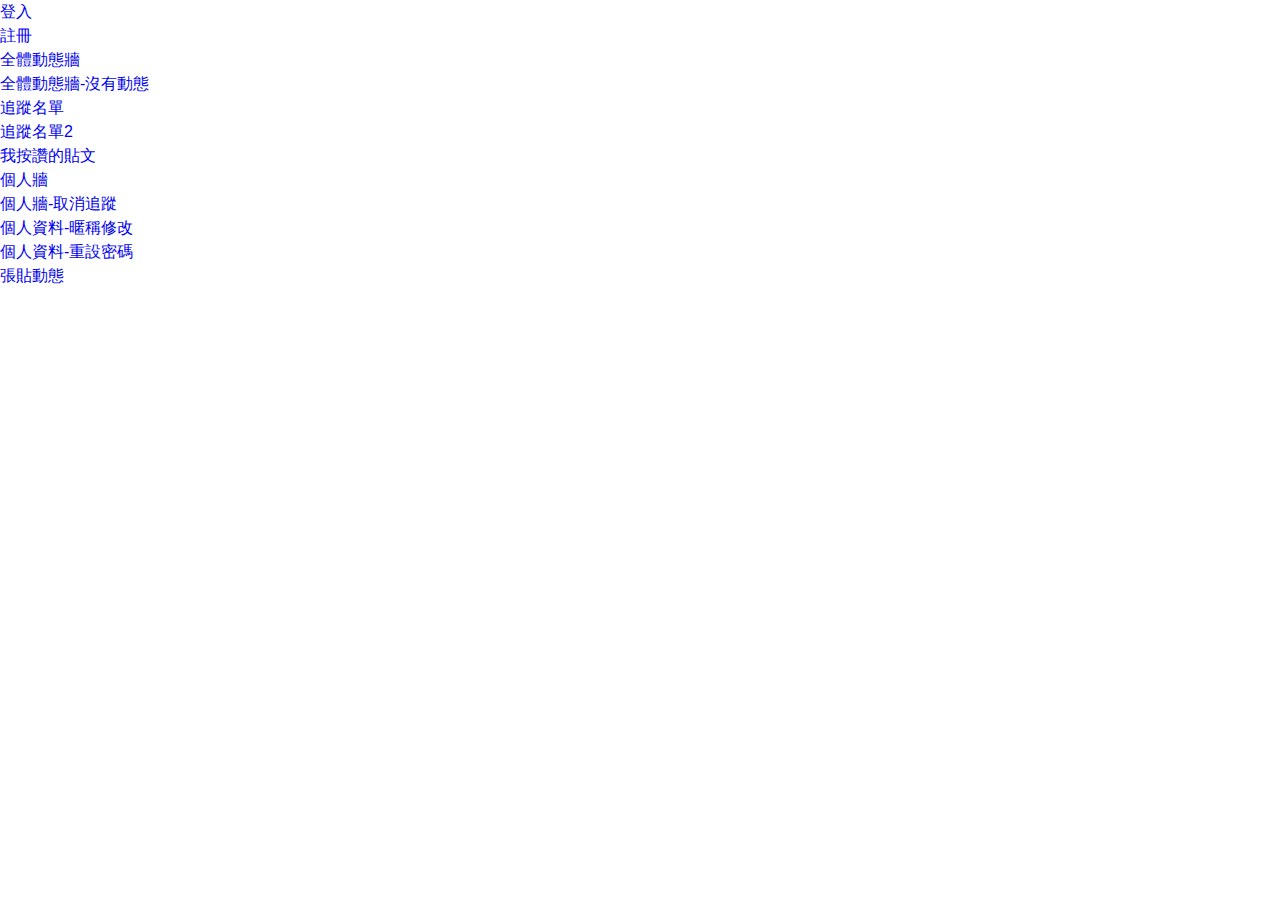
<file: index.html>
<!DOCTYPE html>
<html lang="en">

<head>
  <meta charset="UTF-8">
  <meta
    http-equiv="X-UA-Compatible"
    content="IE=edge"
  >
  <meta
    name="viewport"
    content="width=device-width, initial-scale=1.0"
  >
  <link
    href="https://fonts.googleapis.com/css2?family=Noto+Sans+TC&family=Roboto:ital,wght@1,400;1,500&display=swap"
    rel="stylesheet"
  >
  <link
    rel="stylesheet"
    href="./assets/style/css/all.css"
  >
  <title>NodeJs Final Scss</title>
</head>

<body>
  <a href="./signin.html">登入</a>
  <a href="./signup.html">註冊</a>
  <a href="./home.html">全體動態牆</a>
  <a href="./home-empty.html">全體動態牆-沒有動態</a>
  <a href="./track-list.html">追蹤名單</a>
  <a href="./track-list2.html">追蹤名單2</a>
  <a href="./like-list.html">我按讚的貼文</a>
  <a href="./personal.html">個人牆</a>
  <a href="./personal-cancel.html">個人牆-取消追蹤</a>
  <a href="./personal-info.html">個人資料-暱稱修改</a>
  <a href="./personal-password-reset.html">個人資料-重設密碼</a>
  <a href="./post-publish.html">張貼動態</a>
</body>

</html>
</file>
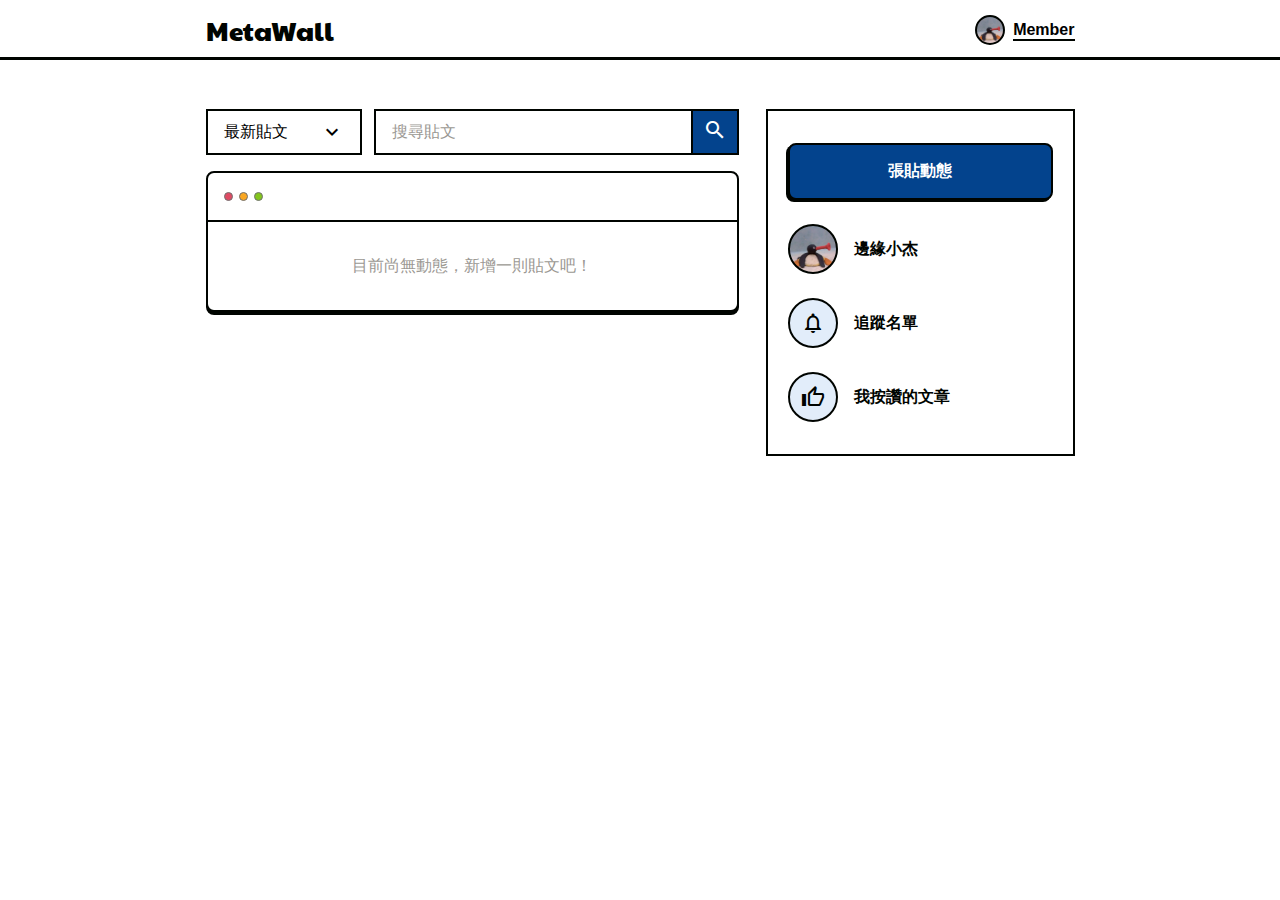
<file: home-empty.html>
<!DOCTYPE html>
<html lang="en">

<head>
  <meta charset="UTF-8">
  <meta
    http-equiv="X-UA-Compatible"
    content="IE=edge"
  >
  <meta
    name="viewport"
    content="width=device-width, initial-scale=1.0"
  >
  <link
    rel="stylesheet"
    href="https://fonts.googleapis.com/css2?family=Azeret+Mono:wght@400;700&family=Baloo+Da+2&family=Noto+Sans+TC:wght@400;700&family=Paytone+One&display=swap"
  >
  <link
    href="https://fonts.googleapis.com/css?family=Material+Icons|Material+Icons+Outlined|Material+Icons+Two+Tone|Material+Icons+Round|Material+Icons+Sharp"
    rel="stylesheet"
  >

  <link
    rel="stylesheet"
    href="./assets/style/css/all.css"
  >
  <title>NodeJs Final Scss - 全體動態牆-沒有動態</title>
</head>

<body>
  <div class="header pos-sticky">
    <div class="header__container container">
      <a href="./index.html">
        <div class="logo font-paytone">MetaWall</div>
      </a>
      <div class="mt-avatar-dropdown">
        <div class="mt-avatar-dropdown__content">
          <div class="mt-avatar">
            <div
              class="mt-avatar__img"
              style="background-image: url('./assets/images/avatar.jpg');"
            ></div>
          </div>
          <p class="mt-avatar-dropdown__text ml-8">Member</p>
        </div>
        <ul class="mt-avatar-dropdown__items">
          <li class="mt-avatar-dropdown__item"><a href="/">我的貼文牆</a></li>
          <li class="mt-avatar-dropdown__item"><a href="/">修改個人資料</a></li>
          <li class="mt-avatar-dropdown__item"><a href="/">登出</a></li>
        </ul>
      </div>
    </div>
  </div>
  <div class="mt-fixed-menu-layout container padding-49 sm-pa-20">
    <div class="mt-fixed-menu-layout__content">
      <div class="mt-search-bar">
        <div class="mt-dropdown">
          <div class="mt-dropdown__btn">
            <p>最新貼文</p>
            <i class="material-icons-outlined">
              expand_more
            </i>
          </div>
          <ul class="mt-dropdown__items">
            <li class="mt-dropdown__item">最新貼文</li>
            <li class="mt-dropdown__item">最新貼文</li>
            <li class="mt-dropdown__item">最新貼文</li>
          </ul>
        </div>
        <div class="mt-search-input ml-12 sm-ml-0 sm-mt-8">
          <div class="mt-search-input__input">
            <input
              type="text"
              name="name"
              placeholder="搜尋貼文"
            >
          </div>
          <button class="mt-search-input__btn">
            <i class="material-icons-outlined">
              search
            </i>
          </button>
        </div>
      </div>
      <div class="mt-empty-card mt-16">
        <div class="mt-empty-card__title">
          <div class="mt-empty-card__circle red"></div>
          <div class="mt-empty-card__circle yellow"></div>
          <div class="mt-empty-card__circle green"></div>
        </div>
        <div class="mt-empty-card__content">目前尚無動態，新增一則貼文吧！</div>
      </div>
    </div>
    <div class="mt-fixed-menu-layout__menu end">
      <div class="mt-card">
        <button class="mt-btn">張貼動態</button>
        <ul class="mt-24">
          <li>
            <a
              href="./personal.html"
              class="mt-icon-btn"
            >
              <div class="mt-avatar">
                <div
                  class="mt-avatar__img"
                  style="background-image: url('./assets/images/avatar.jpg');"
                ></div>
              </div>
              <p class="mt-icon-btn__text">邊緣小杰</p>
            </a>
          </li>
          <li class="mt-24">
            <a
              href="./track-list.html"
              class="mt-icon-btn"
            >
              <i class="material-icons-outlined mt-icon-btn__icon">
                notifications
              </i>
              <p class="mt-icon-btn__text">追蹤名單</p>
            </a>
          </li>
          <li class="mt-24">
            <a
              href="./like-posts.html"
              class="mt-icon-btn"
            >
              <i class="material-icons-outlined mt-icon-btn__icon">
                thumb_up
              </i>
              <p class="mt-icon-btn__text">我按讚的文章</p>
            </a>
          </li>
        </ul>
      </div>
    </div>
  </div>
  <div class="d-none sm-d-block">
    <ul class="mt-app-bar fixed-bottom">
      <li>
        <a
          href="./like-posts.html"
          class="mt-icon-btn white bold"
        >
          <i class="material-icons-outlined mt-icon-btn__icon">
            thumb_up
          </i>
        </a>
      </li>
      <li class="ml-24">
        <a
          href="./like-posts.html"
          class="mt-icon-btn white bold"
        >
          <i class="material-icons-outlined mt-icon-btn__icon">
            home
          </i>
        </a>
      </li>
      <li class="ml-24">
        <a
          href="./like-posts.html"
          class="mt-icon-btn white bold"
        >
          <i class="material-icons-outlined mt-icon-btn__icon">
            notifications
          </i>
        </a>
      </li>
      <li class="ml-24">
        <a
          href="./like-posts.html"
          class="mt-icon-btn primary bold"
        >
          <i class="material-icons-outlined mt-icon-btn__icon">
            add
          </i>
        </a>
      </li>
    </ul>
  </div>
</body>

</html>
</file>
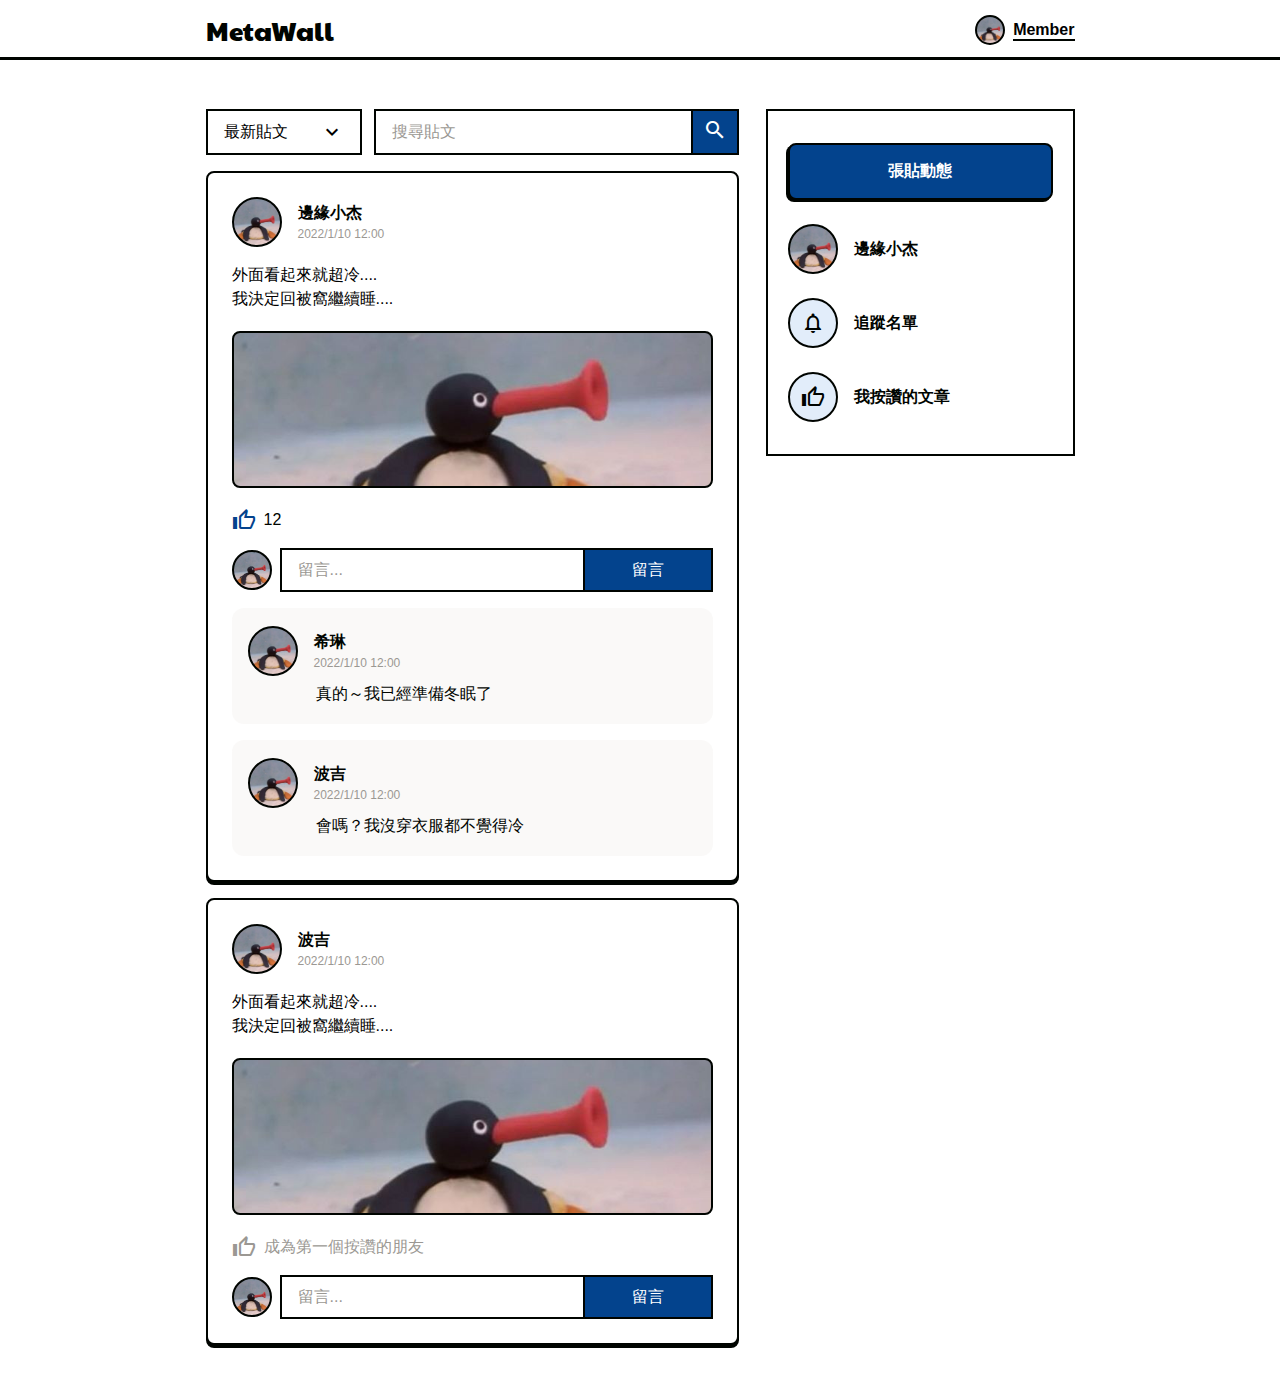
<file: home.html>
<!DOCTYPE html>
<html lang="en">

<head>
  <meta charset="UTF-8">
  <meta
    http-equiv="X-UA-Compatible"
    content="IE=edge"
  >
  <meta
    name="viewport"
    content="width=device-width, initial-scale=1.0"
  >
  <link
    rel="stylesheet"
    href="https://fonts.googleapis.com/css2?family=Azeret+Mono:wght@400;700&family=Baloo+Da+2&family=Noto+Sans+TC:wght@400;700&family=Paytone+One&display=swap"
  >
  <link
    href="https://fonts.googleapis.com/css?family=Material+Icons|Material+Icons+Outlined|Material+Icons+Two+Tone|Material+Icons+Round|Material+Icons+Sharp"
    rel="stylesheet"
  >

  <link
    rel="stylesheet"
    href="./assets/style/css/all.css"
  >
  <title>NodeJs Final Scss - 全體動態牆</title>
</head>

<body>
  <div class="header pos-sticky">
    <div class="header__container container">
      <a href="./index.html">
        <div class="logo font-paytone">MetaWall</div>
      </a>
      <div class="mt-avatar-dropdown">
        <div class="mt-avatar-dropdown__content">
          <div class="mt-avatar">
            <div
              class="mt-avatar__img"
              style="background-image: url('./assets/images/avatar.jpg');"
            ></div>
          </div>
          <p class="mt-avatar-dropdown__text ml-8">Member</p>
        </div>
        <ul class="mt-avatar-dropdown__items">
          <li class="mt-avatar-dropdown__item"><a href="/">我的貼文牆</a></li>
          <li class="mt-avatar-dropdown__item"><a href="/">修改個人資料</a></li>
          <li class="mt-avatar-dropdown__item"><a href="/">登出</a></li>
        </ul>
      </div>
    </div>
  </div>
  <div class="mt-fixed-menu-layout container padding-49 sm-pa-20">
    <div class="mt-fixed-menu-layout__content">
      <div class="mt-search-bar">
        <div class="mt-dropdown">
          <div class="mt-dropdown__btn">
            <p>最新貼文</p>
            <i class="material-icons-outlined">
              expand_more
            </i>
          </div>
          <ul class="mt-dropdown__items">
            <li class="mt-dropdown__item">最新貼文</li>
            <li class="mt-dropdown__item">最新貼文</li>
            <li class="mt-dropdown__item">最新貼文</li>
          </ul>
        </div>
        <div class="mt-search-input ml-12 sm-ml-0 sm-mt-8">
          <div class="mt-search-input__input">
            <input
              type="text"
              name="name"
              placeholder="搜尋貼文"
            >
          </div>
          <button class="mt-search-input__btn">
            <i class="material-icons-outlined">
              search
            </i>
          </button>
        </div>
      </div>
      <div class="mt-post mt-16">
        <div class="mt-avatar">
          <div
            class="mt-avatar__img"
            style="background-image: url('./assets/images/avatar.jpg');"
          ></div>
          <div class="ml-16">
            <a
              href="./home.html"
              class="mt-link"
            >邊緣小杰</a>
            <p class="mt-avatar__text">2022/1/10 12:00</p>
          </div>
        </div>
        <div class="mt-post__content">外面看起來就超冷....
          我決定回被窩繼續睡....
        </div>
        <div
          class="mt-post__img"
          style="background-image: url('./assets/images/avatar.jpg');"
        ></div>
        <button class="mt-icon-btn primary-text mt-20">
          <i class="material-icons-outlined mt-icon-btn__icon">
            thumb_up
          </i>
          <p class="mt-icon-btn__text">12</p>
        </button>
        <div class="mt-message-bar mt-16">
          <div class="mt-avatar">
            <div
              class="mt-avatar__img"
              style="background-image: url('./assets/images/avatar.jpg');"
            ></div>
          </div>
          <div class="mt-message-bar__content ml-8">
            <div class="mt-message-bar__content__input">
              <input
                type="text"
                name="message"
                placeholder="留言..."
              >
            </div>
            <button class="mt-message-bar__content__btn">
              留言
            </button>
          </div>
        </div>
        <div class="mt-message mt-16">
          <div class="mt-avatar">
            <div
              class="mt-avatar__img"
              style="background-image: url('./assets/images/avatar.jpg');"
            ></div>
            <div class="ml-16">
              <a
                href=""
                class="mt-link"
              >希琳</a>
              <p class="mt-avatar__text">2022/1/10 12:00</p>
            </div>
          </div>
          <div class="mt-message__content">真的～我已經準備冬眠了</div>
        </div>
        <div class="mt-message mt-16">
          <div class="mt-avatar">
            <div
              class="mt-avatar__img"
              style="background-image: url('./assets/images/avatar.jpg');"
            ></div>
            <div class="ml-16">
              <a
                href=""
                class="mt-link"
              >波吉</a>
              <p class="mt-avatar__text">2022/1/10 12:00</p>
            </div>
          </div>
          <div class="mt-message__content">會嗎？我沒穿衣服都不覺得冷</div>
        </div>
      </div>
      <div class="mt-post mt-16">
        <div class="mt-avatar">
          <div
            class="mt-avatar__img"
            style="background-image: url('./assets/images/avatar.jpg');"
          ></div>
          <div class="ml-16">
            <a
              href="./home.html"
              class="mt-link"
            >波吉</a>
            <p class="mt-avatar__text">2022/1/10 12:00</p>
          </div>
        </div>
        <div class="mt-post__content">外面看起來就超冷....
          我決定回被窩繼續睡....
        </div>
        <div
          class="mt-post__img"
          style="background-image: url('./assets/images/avatar.jpg');"
        ></div>
        <button class="mt-icon-btn gray-text mt-20">
          <i class="material-icons-outlined mt-icon-btn__icon">
            thumb_up
          </i>
          <p class="mt-icon-btn__text">成為第一個按讚的朋友</p>
        </button>
        <div class="mt-message-bar mt-16">
          <div class="mt-avatar">
            <div
              class="mt-avatar__img"
              style="background-image: url('./assets/images/avatar.jpg');"
            ></div>
          </div>
          <div class="mt-message-bar__content ml-8">
            <div class="mt-message-bar__content__input">
              <input
                type="text"
                name="message"
                placeholder="留言..."
              >
            </div>
            <button class="mt-message-bar__content__btn">
              留言
            </button>
          </div>
        </div>
      </div>
    </div>
    <div class="mt-fixed-menu-layout__menu end">
      <div class="mt-card">
        <button class="mt-btn">張貼動態</button>
        <ul class="mt-24">
          <li>
            <a
              href="./personal.html"
              class="mt-icon-btn"
            >
              <div class="mt-avatar">
                <div
                  class="mt-avatar__img"
                  style="background-image: url('./assets/images/avatar.jpg');"
                ></div>
              </div>
              <p class="mt-icon-btn__text">邊緣小杰</p>
            </a>
          </li>
          <li class="mt-24">
            <a
              href="./track-list.html"
              class="mt-icon-btn"
            >
              <i class="material-icons-outlined mt-icon-btn__icon">
                notifications
              </i>
              <p class="mt-icon-btn__text">追蹤名單</p>
            </a>
          </li>
          <li class="mt-24">
            <a
              href="./like-posts.html"
              class="mt-icon-btn"
            >
              <i class="material-icons-outlined mt-icon-btn__icon">
                thumb_up
              </i>
              <p class="mt-icon-btn__text">我按讚的文章</p>
            </a>
          </li>
        </ul>
      </div>
    </div>
  </div>
  <div class="d-none sm-d-block">
    <ul class="mt-app-bar fixed-bottom">
      <li>
        <a
          href="./like-posts.html"
          class="mt-icon-btn white bold"
        >
          <i class="material-icons-outlined mt-icon-btn__icon">
            thumb_up
          </i>
        </a>
      </li>
      <li class="ml-24">
        <a
          href="./like-posts.html"
          class="mt-icon-btn white bold"
        >
          <i class="material-icons-outlined mt-icon-btn__icon">
            home
          </i>
        </a>
      </li>
      <li class="ml-24">
        <a
          href="./like-posts.html"
          class="mt-icon-btn white bold"
        >
          <i class="material-icons-outlined mt-icon-btn__icon">
            notifications
          </i>
        </a>
      </li>
      <li class="ml-24">
        <a
          href="./like-posts.html"
          class="mt-icon-btn primary bold"
        >
          <i class="material-icons-outlined mt-icon-btn__icon">
            add
          </i>
        </a>
      </li>
    </ul>
  </div>
</body>

</html>
</file>
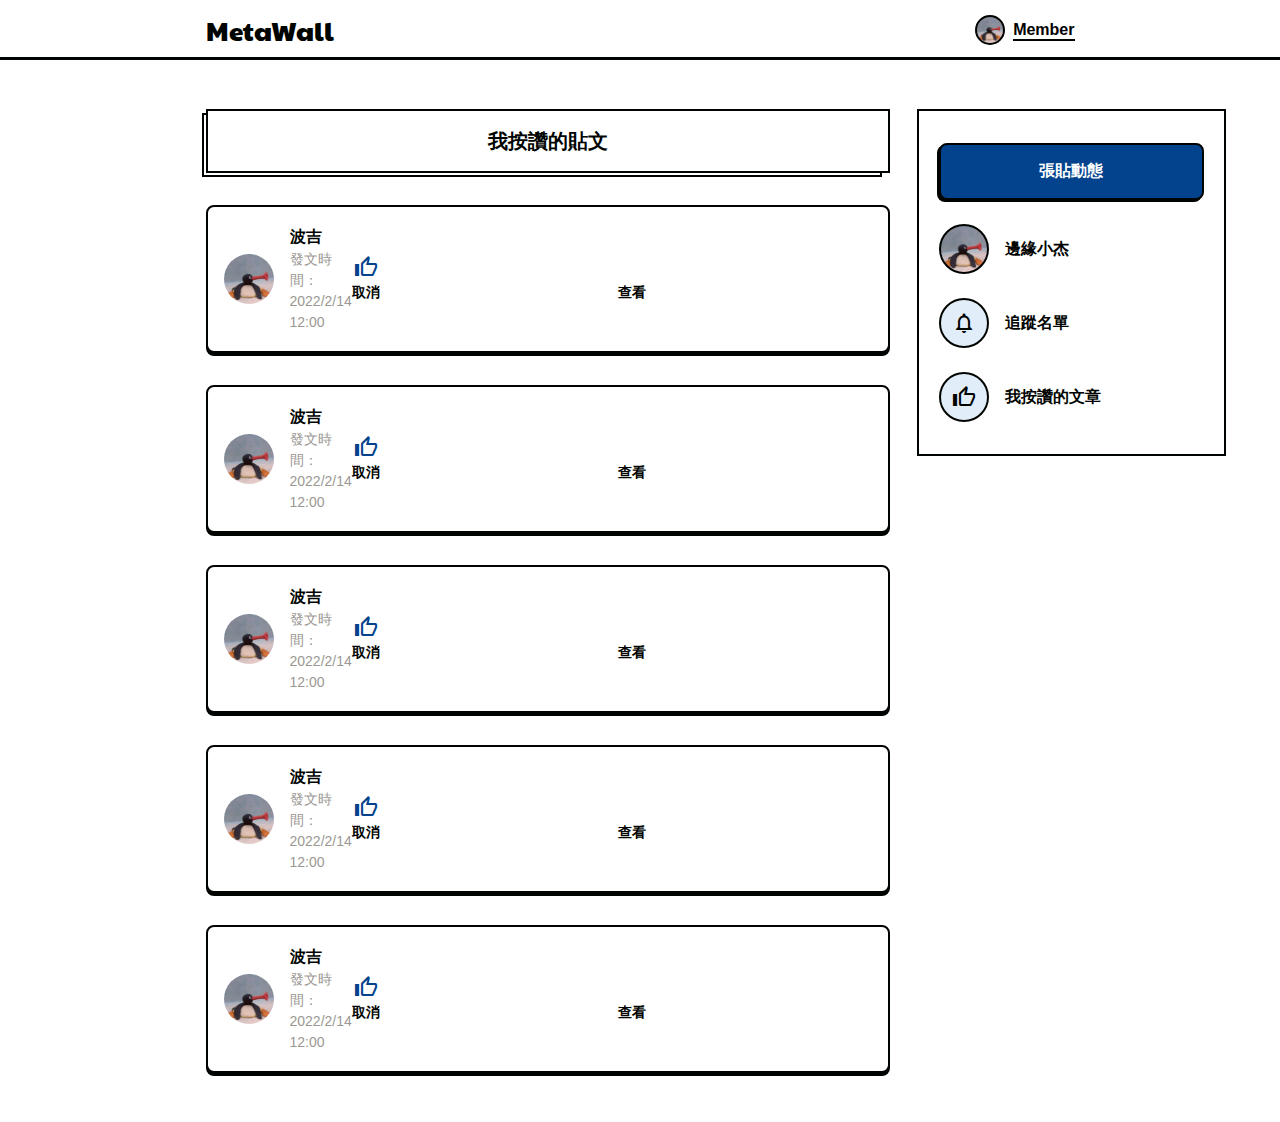
<file: like-list.html>
<!DOCTYPE html>
<html lang="en">

<head>
  <meta charset="UTF-8">
  <meta
    http-equiv="X-UA-Compatible"
    content="IE=edge"
  >
  <meta
    name="viewport"
    content="width=device-width, initial-scale=1.0"
  >
  <link
    rel="stylesheet"
    href="https://fonts.googleapis.com/css2?family=Azeret+Mono:wght@400;700&family=Baloo+Da+2&family=Noto+Sans+TC:wght@400;700&family=Paytone+One&display=swap"
  >
  <link
    href="https://fonts.googleapis.com/css?family=Material+Icons|Material+Icons+Outlined|Material+Icons+Two+Tone|Material+Icons+Round|Material+Icons+Sharp"
    rel="stylesheet"
  >

  <link
    rel="stylesheet"
    href="./assets/style/css/all.css"
  >
  <title>NodeJs Final Scss - 我按讚的貼文</title>
</head>

<body>
  <div class="header pos-sticky">
    <div class="header__container container">
      <a href="./index.html">
        <div class="logo font-paytone">MetaWall</div>
      </a>
      <div class="mt-avatar-dropdown">
        <div class="mt-avatar-dropdown__content">
          <div class="mt-avatar">
            <div
              class="mt-avatar__img"
              style="background-image: url('./assets/images/avatar.jpg');"
            ></div>
          </div>
          <p class="mt-avatar-dropdown__text ml-8">Member</p>
        </div>
        <ul class="mt-avatar-dropdown__items">
          <li class="mt-avatar-dropdown__item"><a href="/">我的貼文牆</a></li>
          <li class="mt-avatar-dropdown__item"><a href="/">修改個人資料</a></li>
          <li class="mt-avatar-dropdown__item"><a href="/">登出</a></li>
        </ul>
      </div>
    </div>
  </div>
  <div class="mt-fixed-menu-layout container padding-49 sm-pa-20">
    <div class="mt-fixed-menu-layout__content">
      <div class="mt-multi-layer-card">
        我按讚的貼文
      </div>
      <div class="mt-member-card mt-32 sm-mt-16 pr-40 sm-pr-16">
        <div class="mt-avatar">
          <div
            class="mt-avatar__img"
            style="background-image: url('./assets/images/avatar.jpg');"
          ></div>
          <div class="ml-16">
            <a
              href="./home.html"
              class="mt-link"
            >波吉</a>
            <p class="mt-avatar__text">發文時間：2022/2/14 12:00</p>
          </div>
        </div>
        <ul class="mt-member-card__btn-list">
          <li>
            <button class="mt-member-card__btn">
              <i class="material-icons-outlined mt-member-card__btn__icon blue">
                thumb_up
              </i>
              <p class="mt-member-card__btn__text fw-bold">取消</p>
            </button>
          </li>
          <li class="ml-36 sm-ml-8">
            <button class="mt-member-card__btn">
              <i class="material-icons-outlined mt-member-card__btn__icon">
                arrow_circle_right
              </i>
              <p class="mt-member-card__btn__text fw-bold">查看</p>
            </button>
          </li>
        </ul>
      </div>
      <div class="mt-member-card mt-32 sm-mt-16 pr-40 sm-pr-16">
        <div class="mt-avatar">
          <div
            class="mt-avatar__img"
            style="background-image: url('./assets/images/avatar.jpg');"
          ></div>
          <div class="ml-16">
            <a
              href="./home.html"
              class="mt-link"
            >波吉</a>
            <p class="mt-avatar__text">發文時間：2022/2/14 12:00</p>
          </div>
        </div>
        <ul class="mt-member-card__btn-list">
          <li>
            <button class="mt-member-card__btn">
              <i class="material-icons-outlined mt-member-card__btn__icon blue">
                thumb_up
              </i>
              <p class="mt-member-card__btn__text fw-bold">取消</p>
            </button>
          </li>
          <li class="ml-36 sm-ml-8">
            <button class="mt-member-card__btn">
              <i class="material-icons-outlined mt-member-card__btn__icon">
                arrow_circle_right
              </i>
              <p class="mt-member-card__btn__text fw-bold">查看</p>
            </button>
          </li>
        </ul>
      </div>
      <div class="mt-member-card mt-32 sm-mt-16 pr-40 sm-pr-16">
        <div class="mt-avatar">
          <div
            class="mt-avatar__img"
            style="background-image: url('./assets/images/avatar.jpg');"
          ></div>
          <div class="ml-16">
            <a
              href="./home.html"
              class="mt-link"
            >波吉</a>
            <p class="mt-avatar__text">發文時間：2022/2/14 12:00</p>
          </div>
        </div>
        <ul class="mt-member-card__btn-list">
          <li>
            <button class="mt-member-card__btn">
              <i class="material-icons-outlined mt-member-card__btn__icon blue">
                thumb_up
              </i>
              <p class="mt-member-card__btn__text fw-bold">取消</p>
            </button>
          </li>
          <li class="ml-36 sm-ml-8">
            <button class="mt-member-card__btn">
              <i class="material-icons-outlined mt-member-card__btn__icon">
                arrow_circle_right
              </i>
              <p class="mt-member-card__btn__text fw-bold">查看</p>
            </button>
          </li>
        </ul>
      </div>
      <div class="mt-member-card mt-32 sm-mt-16 pr-40 sm-pr-16">
        <div class="mt-avatar">
          <div
            class="mt-avatar__img"
            style="background-image: url('./assets/images/avatar.jpg');"
          ></div>
          <div class="ml-16">
            <a
              href="./home.html"
              class="mt-link"
            >波吉</a>
            <p class="mt-avatar__text">發文時間：2022/2/14 12:00</p>
          </div>
        </div>
        <ul class="mt-member-card__btn-list">
          <li>
            <button class="mt-member-card__btn">
              <i class="material-icons-outlined mt-member-card__btn__icon blue">
                thumb_up
              </i>
              <p class="mt-member-card__btn__text fw-bold">取消</p>
            </button>
          </li>
          <li class="ml-36 sm-ml-8">
            <button class="mt-member-card__btn">
              <i class="material-icons-outlined mt-member-card__btn__icon">
                arrow_circle_right
              </i>
              <p class="mt-member-card__btn__text fw-bold">查看</p>
            </button>
          </li>
        </ul>
      </div>
      <div class="mt-member-card mt-32 sm-mt-16 pr-40 sm-pr-16">
        <div class="mt-avatar">
          <div
            class="mt-avatar__img"
            style="background-image: url('./assets/images/avatar.jpg');"
          ></div>
          <div class="ml-16">
            <a
              href="./home.html"
              class="mt-link"
            >波吉</a>
            <p class="mt-avatar__text">發文時間：2022/2/14 12:00</p>
          </div>
        </div>
        <ul class="mt-member-card__btn-list">
          <li>
            <button class="mt-member-card__btn">
              <i class="material-icons-outlined mt-member-card__btn__icon blue">
                thumb_up
              </i>
              <p class="mt-member-card__btn__text fw-bold">取消</p>
            </button>
          </li>
          <li class="ml-36 sm-ml-8">
            <button class="mt-member-card__btn">
              <i class="material-icons-outlined mt-member-card__btn__icon">
                arrow_circle_right
              </i>
              <p class="mt-member-card__btn__text fw-bold">查看</p>
            </button>
          </li>
        </ul>
      </div>
    </div>
    <div class="mt-fixed-menu-layout__menu end">
      <div class="mt-card">
        <button class="mt-btn">張貼動態</button>
        <ul class="mt-24">
          <li>
            <a
              href="./personal.html"
              class="mt-icon-btn"
            >
              <div class="mt-avatar">
                <div
                  class="mt-avatar__img"
                  style="background-image: url('./assets/images/avatar.jpg');"
                ></div>
              </div>
              <p class="mt-icon-btn__text">邊緣小杰</p>
            </a>
          </li>
          <li class="mt-24">
            <a
              href="./track-list.html"
              class="mt-icon-btn"
            >
              <i class="material-icons-outlined mt-icon-btn__icon">
                notifications
              </i>
              <p class="mt-icon-btn__text">追蹤名單</p>
            </a>
          </li>
          <li class="mt-24">
            <a
              href="./like-posts.html"
              class="mt-icon-btn"
            >
              <i class="material-icons-outlined mt-icon-btn__icon">
                thumb_up
              </i>
              <p class="mt-icon-btn__text">我按讚的文章</p>
            </a>
          </li>
        </ul>
      </div>
    </div>
  </div>
  <div class="d-none sm-d-block">
    <ul class="mt-app-bar fixed-bottom">
      <li>
        <a
          href="./like-posts.html"
          class="mt-icon-btn white bold"
        >
          <i class="material-icons-outlined mt-icon-btn__icon">
            thumb_up
          </i>
        </a>
      </li>
      <li class="ml-24">
        <a
          href="./like-posts.html"
          class="mt-icon-btn white bold"
        >
          <i class="material-icons-outlined mt-icon-btn__icon">
            home
          </i>
        </a>
      </li>
      <li class="ml-24">
        <a
          href="./like-posts.html"
          class="mt-icon-btn white bold"
        >
          <i class="material-icons-outlined mt-icon-btn__icon">
            notifications
          </i>
        </a>
      </li>
      <li class="ml-24">
        <a
          href="./like-posts.html"
          class="mt-icon-btn primary bold"
        >
          <i class="material-icons-outlined mt-icon-btn__icon">
            add
          </i>
        </a>
      </li>
    </ul>
  </div>
</body>

</html>
</file>
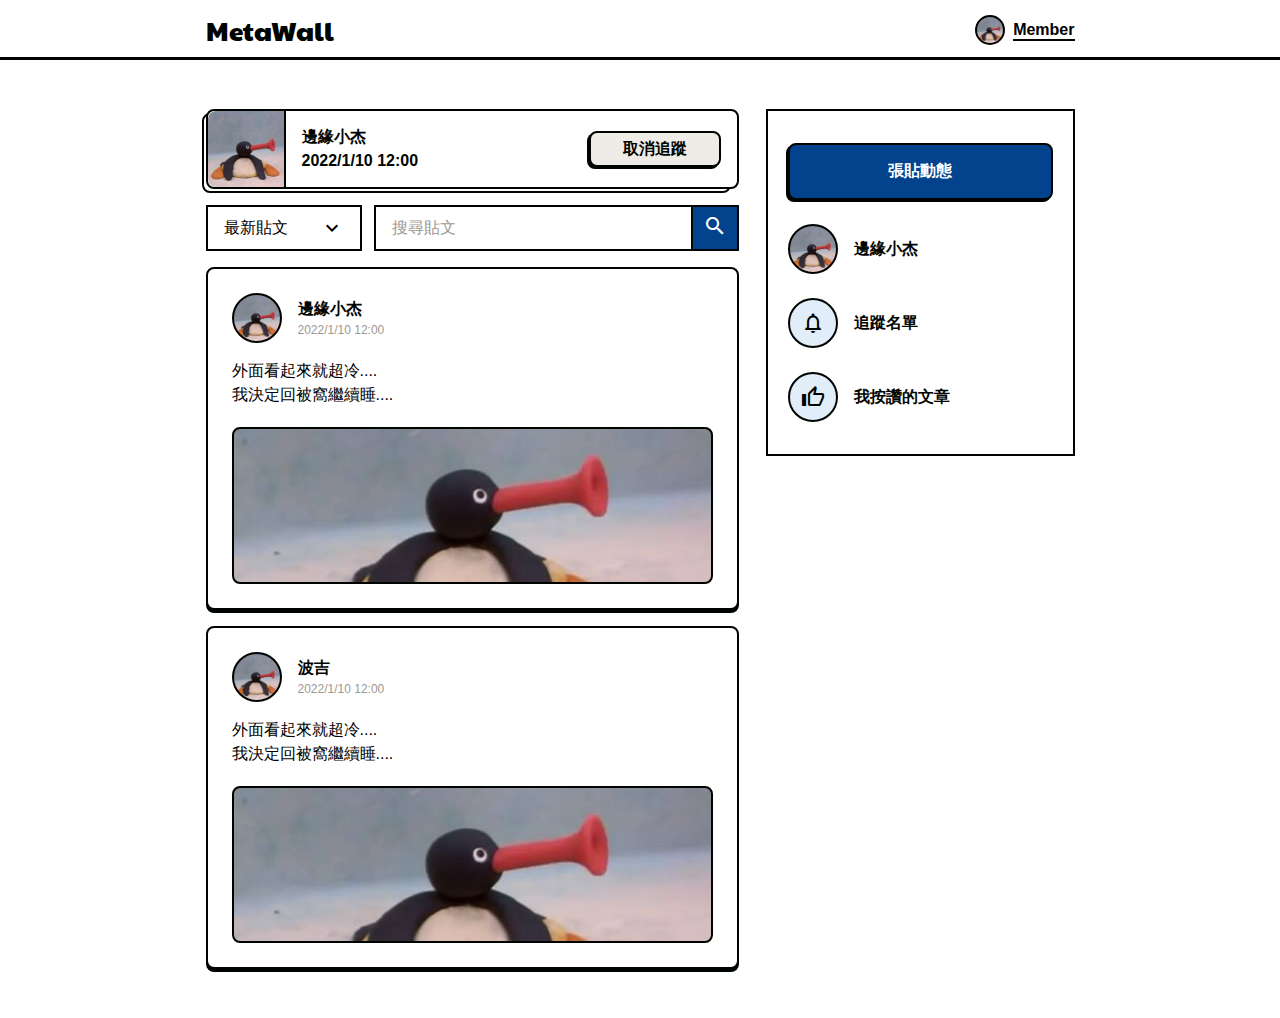
<file: personal-cancel.html>
<!DOCTYPE html>
<html lang="en">

<head>
  <meta charset="UTF-8">
  <meta
    http-equiv="X-UA-Compatible"
    content="IE=edge"
  >
  <meta
    name="viewport"
    content="width=device-width, initial-scale=1.0"
  >
  <link
    rel="stylesheet"
    href="https://fonts.googleapis.com/css2?family=Azeret+Mono:wght@400;700&family=Baloo+Da+2&family=Noto+Sans+TC:wght@400;700&family=Paytone+One&display=swap"
  >
  <link
    href="https://fonts.googleapis.com/css?family=Material+Icons|Material+Icons+Outlined|Material+Icons+Two+Tone|Material+Icons+Round|Material+Icons+Sharp"
    rel="stylesheet"
  >

  <link
    rel="stylesheet"
    href="./assets/style/css/all.css"
  >
  <title>NodeJs Final Scss - 個人牆-取消追蹤</title>
</head>

<body>
  <div class="header pos-sticky">
    <div class="header__container container">
      <a href="./index.html">
        <div class="logo font-paytone">MetaWall</div>
      </a>
      <div class="mt-avatar-dropdown">
        <div class="mt-avatar-dropdown__content">
          <div class="mt-avatar">
            <div
              class="mt-avatar__img"
              style="background-image: url('./assets/images/avatar.jpg');"
            ></div>
          </div>
          <p class="mt-avatar-dropdown__text ml-8">Member</p>
        </div>
        <ul class="mt-avatar-dropdown__items">
          <li class="mt-avatar-dropdown__item"><a href="/">我的貼文牆</a></li>
          <li class="mt-avatar-dropdown__item"><a href="/">修改個人資料</a></li>
          <li class="mt-avatar-dropdown__item"><a href="/">登出</a></li>
        </ul>
      </div>
    </div>
  </div>
  <div class="mt-fixed-menu-layout container padding-49 sm-pa-20">
    <div class="mt-fixed-menu-layout__content">
      <div class="mt-multi-layer-card radius track">
        <div class="mt-track-content">
          <div
            class="mt-track-content__img"
            style="background-image: url('./assets/images/avatar.jpg');"
          ></div>
          <div class="ml-16">
            <p class="mt-track-content__name">邊緣小杰</p>
            <p class="mt-track-content__text">2022/1/10 12:00</p>
          </div>
          <button class="mt-btn small gray">取消追蹤</button>
        </div>
      </div>
      <div class="mt-search-bar mt-16">
        <div class="mt-dropdown">
          <div class="mt-dropdown__btn">
            <p>最新貼文</p>
            <i class="material-icons-outlined">
              expand_more
            </i>
          </div>
          <ul class="mt-dropdown__items">
            <li class="mt-dropdown__item">最新貼文</li>
            <li class="mt-dropdown__item">最新貼文</li>
            <li class="mt-dropdown__item">最新貼文</li>
          </ul>
        </div>
        <div class="mt-search-input ml-12 sm-ml-0 sm-mt-8">
          <div class="mt-search-input__input">
            <input
              type="text"
              name="name"
              placeholder="搜尋貼文"
            >
          </div>
          <button class="mt-search-input__btn">
            <i class="material-icons-outlined">
              search
            </i>
          </button>
        </div>
      </div>
      <div class="mt-post mt-16">
        <div class="mt-avatar">
          <div
            class="mt-avatar__img"
            style="background-image: url('./assets/images/avatar.jpg');"
          ></div>
          <div class="ml-16">
            <a
              href="./home.html"
              class="mt-link"
            >邊緣小杰</a>
            <p class="mt-avatar__text">2022/1/10 12:00</p>
          </div>
        </div>
        <div class="mt-post__content">外面看起來就超冷....
          我決定回被窩繼續睡....
        </div>
        <div
          class="mt-post__img"
          style="background-image: url('./assets/images/avatar.jpg');"
        ></div>
      </div>
      <div class="mt-post mt-16">
        <div class="mt-avatar">
          <div
            class="mt-avatar__img"
            style="background-image: url('./assets/images/avatar.jpg');"
          ></div>
          <div class="ml-16">
            <a
              href="./home.html"
              class="mt-link"
            >波吉</a>
            <p class="mt-avatar__text">2022/1/10 12:00</p>
          </div>
        </div>
        <div class="mt-post__content">外面看起來就超冷....
          我決定回被窩繼續睡....
        </div>
        <div
          class="mt-post__img"
          style="background-image: url('./assets/images/avatar.jpg');"
        ></div>
      </div>
    </div>
    <div class="mt-fixed-menu-layout__menu end">
      <div class="mt-card">
        <button class="mt-btn">張貼動態</button>
        <ul class="mt-24">
          <li>
            <a
              href="./personal.html"
              class="mt-icon-btn"
            >
              <div class="mt-avatar">
                <div
                  class="mt-avatar__img"
                  style="background-image: url('./assets/images/avatar.jpg');"
                ></div>
              </div>
              <p class="mt-icon-btn__text">邊緣小杰</p>
            </a>
          </li>
          <li class="mt-24">
            <a
              href="./track-list.html"
              class="mt-icon-btn"
            >
              <i class="material-icons-outlined mt-icon-btn__icon">
                notifications
              </i>
              <p class="mt-icon-btn__text">追蹤名單</p>
            </a>
          </li>
          <li class="mt-24">
            <a
              href="./like-posts.html"
              class="mt-icon-btn"
            >
              <i class="material-icons-outlined mt-icon-btn__icon">
                thumb_up
              </i>
              <p class="mt-icon-btn__text">我按讚的文章</p>
            </a>
          </li>
        </ul>
      </div>
    </div>
  </div>
  <div class="d-none sm-d-block">
    <ul class="mt-app-bar fixed-bottom">
      <li>
        <a
          href="./like-posts.html"
          class="mt-icon-btn white bold"
        >
          <i class="material-icons-outlined mt-icon-btn__icon">
            thumb_up
          </i>
        </a>
      </li>
      <li class="ml-24">
        <a
          href="./like-posts.html"
          class="mt-icon-btn white bold"
        >
          <i class="material-icons-outlined mt-icon-btn__icon">
            home
          </i>
        </a>
      </li>
      <li class="ml-24">
        <a
          href="./like-posts.html"
          class="mt-icon-btn white bold"
        >
          <i class="material-icons-outlined mt-icon-btn__icon">
            notifications
          </i>
        </a>
      </li>
      <li class="ml-24">
        <a
          href="./like-posts.html"
          class="mt-icon-btn primary bold"
        >
          <i class="material-icons-outlined mt-icon-btn__icon">
            add
          </i>
        </a>
      </li>
    </ul>
  </div>
</body>

</html>
</file>
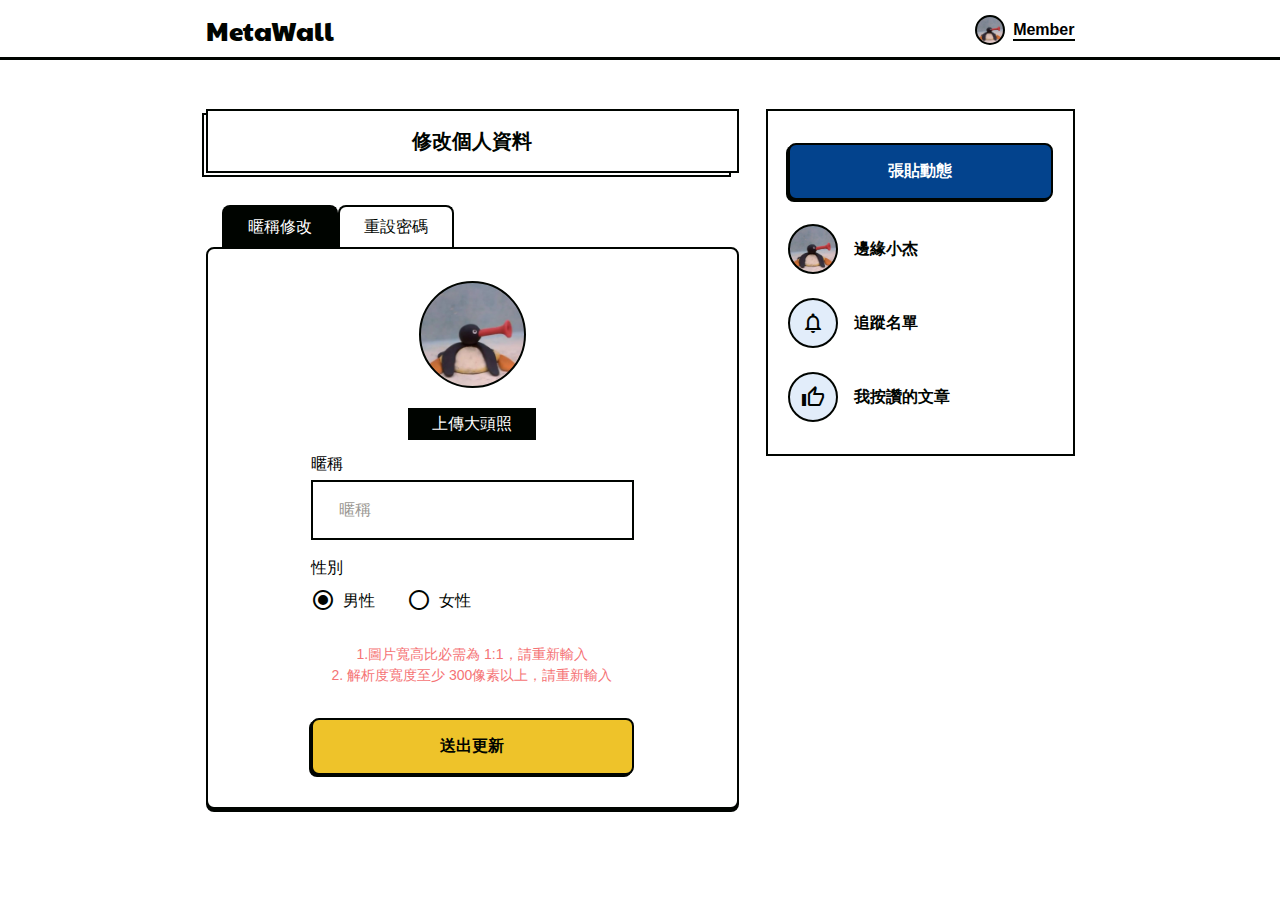
<file: personal-info.html>
<!DOCTYPE html>
<html lang="en">

<head>
  <meta charset="UTF-8">
  <meta
    http-equiv="X-UA-Compatible"
    content="IE=edge"
  >
  <meta
    name="viewport"
    content="width=device-width, initial-scale=1.0"
  >
  <link
    rel="stylesheet"
    href="https://fonts.googleapis.com/css2?family=Azeret+Mono:wght@400;700&family=Baloo+Da+2&family=Noto+Sans+TC:wght@400;700&family=Paytone+One&display=swap"
  >
  <link
    href="https://fonts.googleapis.com/css?family=Material+Icons|Material+Icons+Outlined|Material+Icons+Two+Tone|Material+Icons+Round|Material+Icons+Sharp"
    rel="stylesheet"
  >

  <link
    rel="stylesheet"
    href="./assets/style/css/all.css"
  >
  <title>NodeJs Final Scss - 個人資料-暱稱修改</title>
</head>

<body>
  <div class="header pos-sticky">
    <div class="header__container container">
      <a href="./index.html">
        <div class="logo font-paytone">MetaWall</div>
      </a>
      <div class="mt-avatar-dropdown">
        <div class="mt-avatar-dropdown__content">
          <div class="mt-avatar">
            <div
              class="mt-avatar__img"
              style="background-image: url('./assets/images/avatar.jpg');"
            ></div>
          </div>
          <p class="mt-avatar-dropdown__text ml-8">Member</p>
        </div>
        <ul class="mt-avatar-dropdown__items">
          <li class="mt-avatar-dropdown__item"><a href="/">我的貼文牆</a></li>
          <li class="mt-avatar-dropdown__item"><a href="/">修改個人資料</a></li>
          <li class="mt-avatar-dropdown__item"><a href="/">登出</a></li>
        </ul>
      </div>
    </div>
  </div>
  <div class="mt-fixed-menu-layout container padding-49 sm-pa-20">
    <div class="mt-fixed-menu-layout__content">
      <div class="mt-multi-layer-card">
        修改個人資料
      </div>
      <ul class="mt-tabs ml-16 mt-32">
        <li class="mt-tab active"><a href="./personal-info.html">暱稱修改</a></li>
        <li class="mt-tab"><a href="./personal-password-reset.html">重設密碼</a>
        </li>
      </ul>
      <div class="mt-card round-radius">
        <div class="mt-center-container">
          <div class="mt-avatar-upload">
            <div class="mt-avatar">
              <div
                class="mt-avatar__img"
                style="background-image: url('./assets/images/avatar.jpg');"
              ></div>
            </div>
            <button class="mt-text-btn black mt-20">上傳大頭照</button>
          </div>
          <div class="mt-state mt-12 sm-mt-8">
            <p class="mt-state__label">暱稱</p>
            <div class="mt-state-input mt-4">
              <input
                type="text"
                name="nickname"
                placeholder="暱稱"
              >
            </div>
          </div>
          <div class="mt-state mt-16 sm-mt-8">
            <p class="mt-state__label">性別</p>
            <div class="mt-state-radio mt-8">
              <label class="mt-radio">
                <input
                  type="radio"
                  name="gender"
                  class="mt-radio__input"
                  value="man"
                  checked
                >
                <i
                  class="material-icons un-checked mt-radio__input-icon">radio_button_unchecked</i>
                <i
                  class="material-icons checked mt-radio__input-icon">radio_button_checked</i>
                <p class="mt-radio__input-text">男性</p>
              </label>
              <label class="mt-radio ml-32">
                <input
                  type="radio"
                  name="gender"
                  value="female"
                  class="mt-radio__input"
                >
                <i
                  class="material-icons un-checked mt-radio__input-icon">radio_button_unchecked</i>
                <i
                  class="material-icons checked mt-radio__input-icon">radio_button_checked</i>
                <p class="mt-radio__input-text">女性</p>
              </label>
            </div>
          </div>
          <p class="mt-error-message text-align-center mt-32">1.圖片寬高比必需為
            1:1，請重新輸入</p>
          <p class="mt-error-message text-align-center">2. 解析度寬度至少 300像素以上，請重新輸入
          </p>
          <button class="mt-btn secondary mt-32">送出更新</button>
        </div>
      </div>
    </div>
    <div class="mt-fixed-menu-layout__menu end">
      <div class="mt-card">
        <button class="mt-btn">張貼動態</button>
        <ul class="mt-24">
          <li>
            <a
              href="./personal.html"
              class="mt-icon-btn"
            >
              <div class="mt-avatar">
                <div
                  class="mt-avatar__img"
                  style="background-image: url('./assets/images/avatar.jpg');"
                ></div>
              </div>
              <p class="mt-icon-btn__text">邊緣小杰</p>
            </a>
          </li>
          <li class="mt-24">
            <a
              href="./track-list.html"
              class="mt-icon-btn"
            >
              <i class="material-icons-outlined mt-icon-btn__icon">
                notifications
              </i>
              <p class="mt-icon-btn__text">追蹤名單</p>
            </a>
          </li>
          <li class="mt-24">
            <a
              href="./like-posts.html"
              class="mt-icon-btn"
            >
              <i class="material-icons-outlined mt-icon-btn__icon">
                thumb_up
              </i>
              <p class="mt-icon-btn__text">我按讚的文章</p>
            </a>
          </li>
        </ul>
      </div>
    </div>
  </div>
  <div class="d-none sm-d-block">
    <ul class="mt-app-bar fixed-bottom">
      <li>
        <a
          href="./like-posts.html"
          class="mt-icon-btn white bold"
        >
          <i class="material-icons-outlined mt-icon-btn__icon">
            thumb_up
          </i>
        </a>
      </li>
      <li class="ml-24">
        <a
          href="./like-posts.html"
          class="mt-icon-btn white bold"
        >
          <i class="material-icons-outlined mt-icon-btn__icon">
            home
          </i>
        </a>
      </li>
      <li class="ml-24">
        <a
          href="./like-posts.html"
          class="mt-icon-btn white bold"
        >
          <i class="material-icons-outlined mt-icon-btn__icon">
            notifications
          </i>
        </a>
      </li>
      <li class="ml-24">
        <a
          href="./like-posts.html"
          class="mt-icon-btn primary bold"
        >
          <i class="material-icons-outlined mt-icon-btn__icon">
            add
          </i>
        </a>
      </li>
    </ul>
  </div>
</body>

</html>
</file>
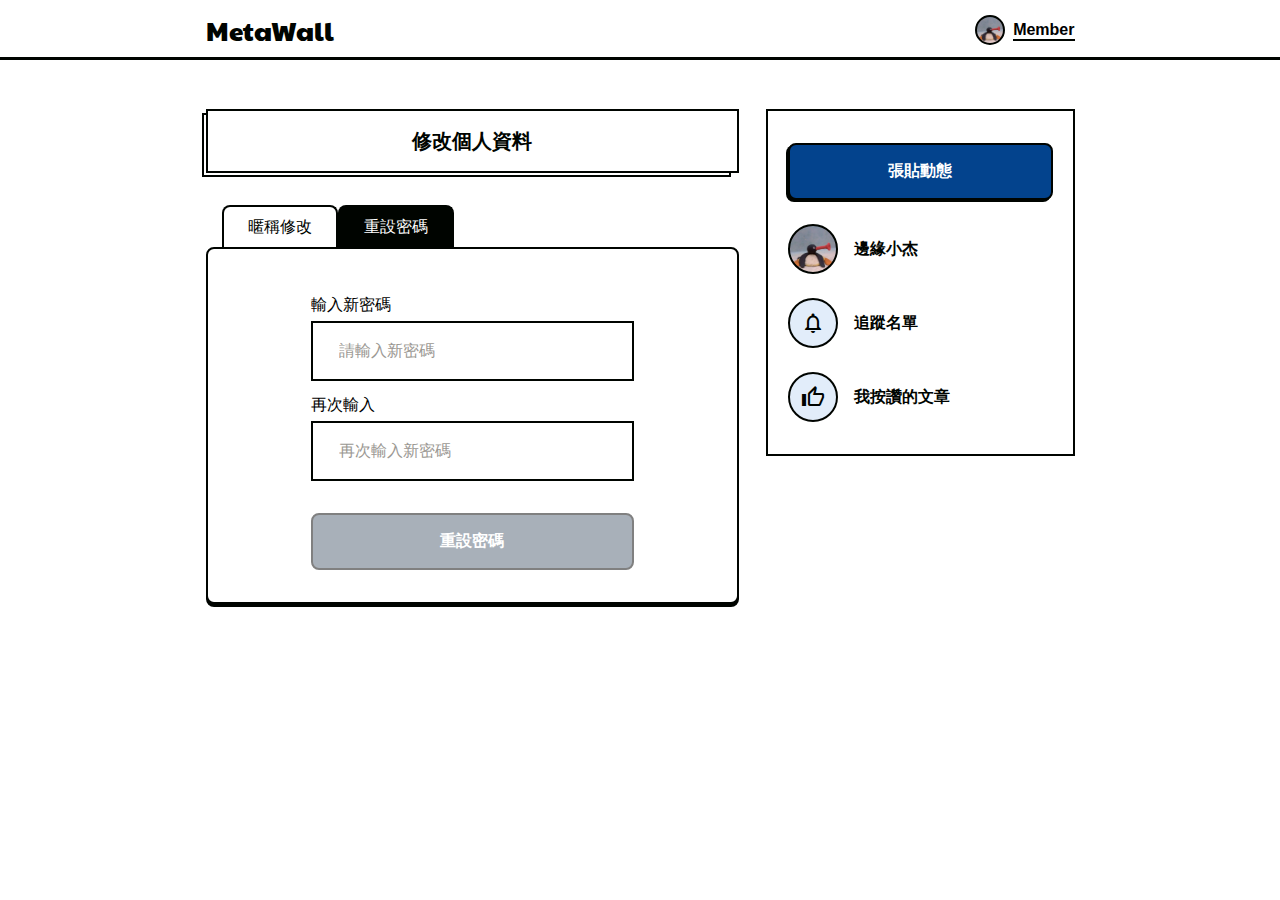
<file: personal-password-reset.html>
<!DOCTYPE html>
<html lang="en">

<head>
  <meta charset="UTF-8">
  <meta
    http-equiv="X-UA-Compatible"
    content="IE=edge"
  >
  <meta
    name="viewport"
    content="width=device-width, initial-scale=1.0"
  >
  <link
    rel="stylesheet"
    href="https://fonts.googleapis.com/css2?family=Azeret+Mono:wght@400;700&family=Baloo+Da+2&family=Noto+Sans+TC:wght@400;700&family=Paytone+One&display=swap"
  >
  <link
    href="https://fonts.googleapis.com/css?family=Material+Icons|Material+Icons+Outlined|Material+Icons+Two+Tone|Material+Icons+Round|Material+Icons+Sharp"
    rel="stylesheet"
  >

  <link
    rel="stylesheet"
    href="./assets/style/css/all.css"
  >
  <title>NodeJs Final Scss - 個人資料-重設密碼</title>
</head>

<body>
  <div class="header pos-sticky">
    <div class="header__container container">
      <a href="./index.html">
        <div class="logo font-paytone">MetaWall</div>
      </a>
      <div class="mt-avatar-dropdown">
        <div class="mt-avatar-dropdown__content">
          <div class="mt-avatar">
            <div
              class="mt-avatar__img"
              style="background-image: url('./assets/images/avatar.jpg');"
            ></div>
          </div>
          <p class="mt-avatar-dropdown__text ml-8">Member</p>
        </div>
        <ul class="mt-avatar-dropdown__items">
          <li class="mt-avatar-dropdown__item"><a href="/">我的貼文牆</a></li>
          <li class="mt-avatar-dropdown__item"><a href="/">修改個人資料</a></li>
          <li class="mt-avatar-dropdown__item"><a href="/">登出</a></li>
        </ul>
      </div>
    </div>
  </div>
  <div class="mt-fixed-menu-layout container padding-49 sm-pa-20">
    <div class="mt-fixed-menu-layout__content">
      <div class="mt-multi-layer-card">
        修改個人資料
      </div>
      <ul class="mt-tabs ml-16 mt-32">
        <li class="mt-tab"><a href="./personal-info.html">暱稱修改</a></li>
        <li class="mt-tab active"><a
            href="./personal-password-reset.html">重設密碼</a></li>
      </ul>
      <div class="mt-card round-radius">
        <div class="mt-center-container">
          <div class="mt-state mt-12 sm-mt-8">
            <p class="mt-state__label">輸入新密碼</p>
            <div class="mt-state-input mt-4">
              <input
                type="password"
                name="password"
                placeholder="請輸入新密碼"
              >
            </div>
          </div>
          <div class="mt-state mt-12 sm-mt-8">
            <p class="mt-state__label">再次輸入</p>
            <div class="mt-state-input mt-4">
              <input
                type="password"
                name="password-confirmation"
                placeholder="再次輸入新密碼"
              >
            </div>
          </div>
          <button class="mt-btn mt-32 disabled">重設密碼</button>
        </div>
      </div>
    </div>
    <div class="mt-fixed-menu-layout__menu end">
      <div class="mt-card">
        <button class="mt-btn">張貼動態</button>
        <ul class="mt-24">
          <li>
            <a
              href="./personal.html"
              class="mt-icon-btn"
            >
              <div class="mt-avatar">
                <div
                  class="mt-avatar__img"
                  style="background-image: url('./assets/images/avatar.jpg');"
                ></div>
              </div>
              <p class="mt-icon-btn__text">邊緣小杰</p>
            </a>
          </li>
          <li class="mt-24">
            <a
              href="./track-list.html"
              class="mt-icon-btn"
            >
              <i class="material-icons-outlined mt-icon-btn__icon">
                notifications
              </i>
              <p class="mt-icon-btn__text">追蹤名單</p>
            </a>
          </li>
          <li class="mt-24">
            <a
              href="./like-posts.html"
              class="mt-icon-btn"
            >
              <i class="material-icons-outlined mt-icon-btn__icon">
                thumb_up
              </i>
              <p class="mt-icon-btn__text">我按讚的文章</p>
            </a>
          </li>
        </ul>
      </div>
    </div>
  </div>
  <div class="d-none sm-d-block">
    <ul class="mt-app-bar fixed-bottom">
      <li>
        <a
          href="./like-posts.html"
          class="mt-icon-btn white bold"
        >
          <i class="material-icons-outlined mt-icon-btn__icon">
            thumb_up
          </i>
        </a>
      </li>
      <li class="ml-24">
        <a
          href="./like-posts.html"
          class="mt-icon-btn white bold"
        >
          <i class="material-icons-outlined mt-icon-btn__icon">
            home
          </i>
        </a>
      </li>
      <li class="ml-24">
        <a
          href="./like-posts.html"
          class="mt-icon-btn white bold"
        >
          <i class="material-icons-outlined mt-icon-btn__icon">
            notifications
          </i>
        </a>
      </li>
      <li class="ml-24">
        <a
          href="./like-posts.html"
          class="mt-icon-btn primary bold"
        >
          <i class="material-icons-outlined mt-icon-btn__icon">
            add
          </i>
        </a>
      </li>
    </ul>
  </div>
</body>

</html>
</file>
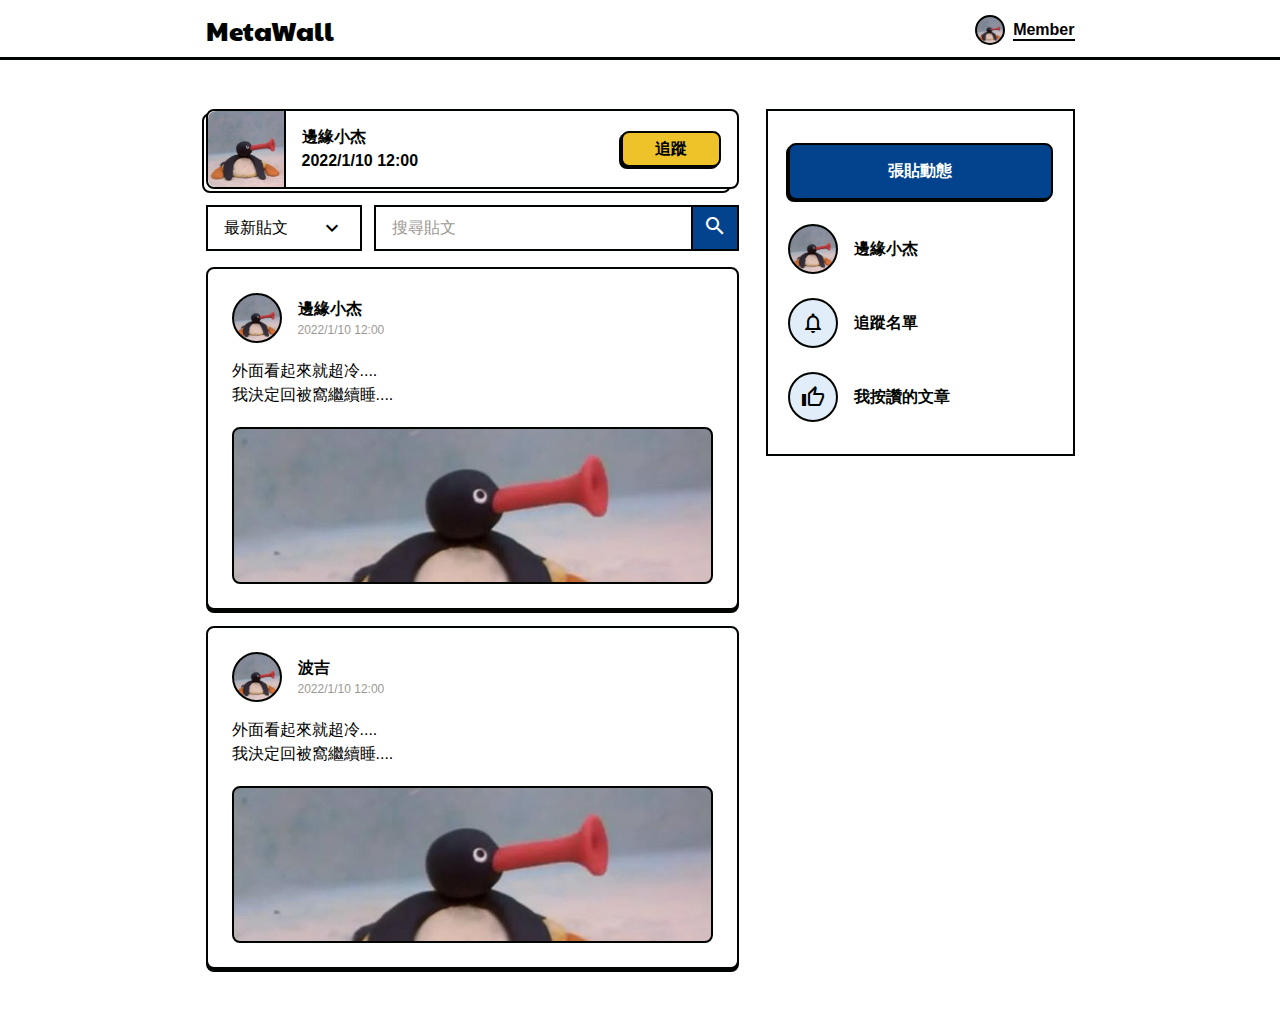
<file: personal.html>
<!DOCTYPE html>
<html lang="en">

<head>
  <meta charset="UTF-8">
  <meta
    http-equiv="X-UA-Compatible"
    content="IE=edge"
  >
  <meta
    name="viewport"
    content="width=device-width, initial-scale=1.0"
  >
  <link
    rel="stylesheet"
    href="https://fonts.googleapis.com/css2?family=Azeret+Mono:wght@400;700&family=Baloo+Da+2&family=Noto+Sans+TC:wght@400;700&family=Paytone+One&display=swap"
  >
  <link
    href="https://fonts.googleapis.com/css?family=Material+Icons|Material+Icons+Outlined|Material+Icons+Two+Tone|Material+Icons+Round|Material+Icons+Sharp"
    rel="stylesheet"
  >

  <link
    rel="stylesheet"
    href="./assets/style/css/all.css"
  >
  <title>NodeJs Final Scss - 個人牆</title>
</head>

<body>
  <div class="header pos-sticky">
    <div class="header__container container">
      <a href="./index.html">
        <div class="logo font-paytone">MetaWall</div>
      </a>
      <div class="mt-avatar-dropdown">
        <div class="mt-avatar-dropdown__content">
          <div class="mt-avatar">
            <div
              class="mt-avatar__img"
              style="background-image: url('./assets/images/avatar.jpg');"
            ></div>
          </div>
          <p class="mt-avatar-dropdown__text ml-8">Member</p>
        </div>
        <ul class="mt-avatar-dropdown__items">
          <li class="mt-avatar-dropdown__item"><a href="/">我的貼文牆</a></li>
          <li class="mt-avatar-dropdown__item"><a href="/">修改個人資料</a></li>
          <li class="mt-avatar-dropdown__item"><a href="/">登出</a></li>
        </ul>
      </div>
    </div>
  </div>
  <div class="mt-fixed-menu-layout container padding-49 sm-pa-20">
    <div class="mt-fixed-menu-layout__content">
      <div class="mt-multi-layer-card radius track">
        <div class="mt-track-content">
          <div
            class="mt-track-content__img"
            style="background-image: url('./assets/images/avatar.jpg');"
          ></div>
          <div class="ml-16">
            <p class="mt-track-content__name">邊緣小杰</p>
            <p class="mt-track-content__text">2022/1/10 12:00</p>
          </div>
          <button class="mt-btn secondary small">追蹤</button>
        </div>
      </div>
      <div class="mt-search-bar mt-16">
        <div class="mt-dropdown">
          <div class="mt-dropdown__btn">
            <p>最新貼文</p>
            <i class="material-icons-outlined">
              expand_more
            </i>
          </div>
          <ul class="mt-dropdown__items">
            <li class="mt-dropdown__item">最新貼文</li>
            <li class="mt-dropdown__item">最新貼文</li>
            <li class="mt-dropdown__item">最新貼文</li>
          </ul>
        </div>
        <div class="mt-search-input ml-12 sm-ml-0 sm-mt-8">
          <div class="mt-search-input__input">
            <input
              type="text"
              name="name"
              placeholder="搜尋貼文"
            >
          </div>
          <button class="mt-search-input__btn">
            <i class="material-icons-outlined">
              search
            </i>
          </button>
        </div>
      </div>
      <div class="mt-post mt-16">
        <div class="mt-avatar">
          <div
            class="mt-avatar__img"
            style="background-image: url('./assets/images/avatar.jpg');"
          ></div>
          <div class="ml-16">
            <a
              href="./home.html"
              class="mt-link"
            >邊緣小杰</a>
            <p class="mt-avatar__text">2022/1/10 12:00</p>
          </div>
        </div>
        <div class="mt-post__content">外面看起來就超冷....
          我決定回被窩繼續睡....
        </div>
        <div
          class="mt-post__img"
          style="background-image: url('./assets/images/avatar.jpg');"
        ></div>
      </div>
      <div class="mt-post mt-16">
        <div class="mt-avatar">
          <div
            class="mt-avatar__img"
            style="background-image: url('./assets/images/avatar.jpg');"
          ></div>
          <div class="ml-16">
            <a
              href="./home.html"
              class="mt-link"
            >波吉</a>
            <p class="mt-avatar__text">2022/1/10 12:00</p>
          </div>
        </div>
        <div class="mt-post__content">外面看起來就超冷....
          我決定回被窩繼續睡....
        </div>
        <div
          class="mt-post__img"
          style="background-image: url('./assets/images/avatar.jpg');"
        ></div>
      </div>
    </div>
    <div class="mt-fixed-menu-layout__menu end">
      <div class="mt-card">
        <button class="mt-btn">張貼動態</button>
        <ul class="mt-24">
          <li>
            <a
              href="./personal.html"
              class="mt-icon-btn"
            >
              <div class="mt-avatar">
                <div
                  class="mt-avatar__img"
                  style="background-image: url('./assets/images/avatar.jpg');"
                ></div>
              </div>
              <p class="mt-icon-btn__text">邊緣小杰</p>
            </a>
          </li>
          <li class="mt-24">
            <a
              href="./track-list.html"
              class="mt-icon-btn"
            >
              <i class="material-icons-outlined mt-icon-btn__icon">
                notifications
              </i>
              <p class="mt-icon-btn__text">追蹤名單</p>
            </a>
          </li>
          <li class="mt-24">
            <a
              href="./like-posts.html"
              class="mt-icon-btn"
            >
              <i class="material-icons-outlined mt-icon-btn__icon">
                thumb_up
              </i>
              <p class="mt-icon-btn__text">我按讚的文章</p>
            </a>
          </li>
        </ul>
      </div>
    </div>
  </div>
  <div class="d-none sm-d-block">
    <ul class="mt-app-bar fixed-bottom">
      <li>
        <a
          href="./like-posts.html"
          class="mt-icon-btn white bold"
        >
          <i class="material-icons-outlined mt-icon-btn__icon">
            thumb_up
          </i>
        </a>
      </li>
      <li class="ml-24">
        <a
          href="./like-posts.html"
          class="mt-icon-btn white bold"
        >
          <i class="material-icons-outlined mt-icon-btn__icon">
            home
          </i>
        </a>
      </li>
      <li class="ml-24">
        <a
          href="./like-posts.html"
          class="mt-icon-btn white bold"
        >
          <i class="material-icons-outlined mt-icon-btn__icon">
            notifications
          </i>
        </a>
      </li>
      <li class="ml-24">
        <a
          href="./like-posts.html"
          class="mt-icon-btn primary bold"
        >
          <i class="material-icons-outlined mt-icon-btn__icon">
            add
          </i>
        </a>
      </li>
    </ul>
  </div>
</body>

</html>
</file>
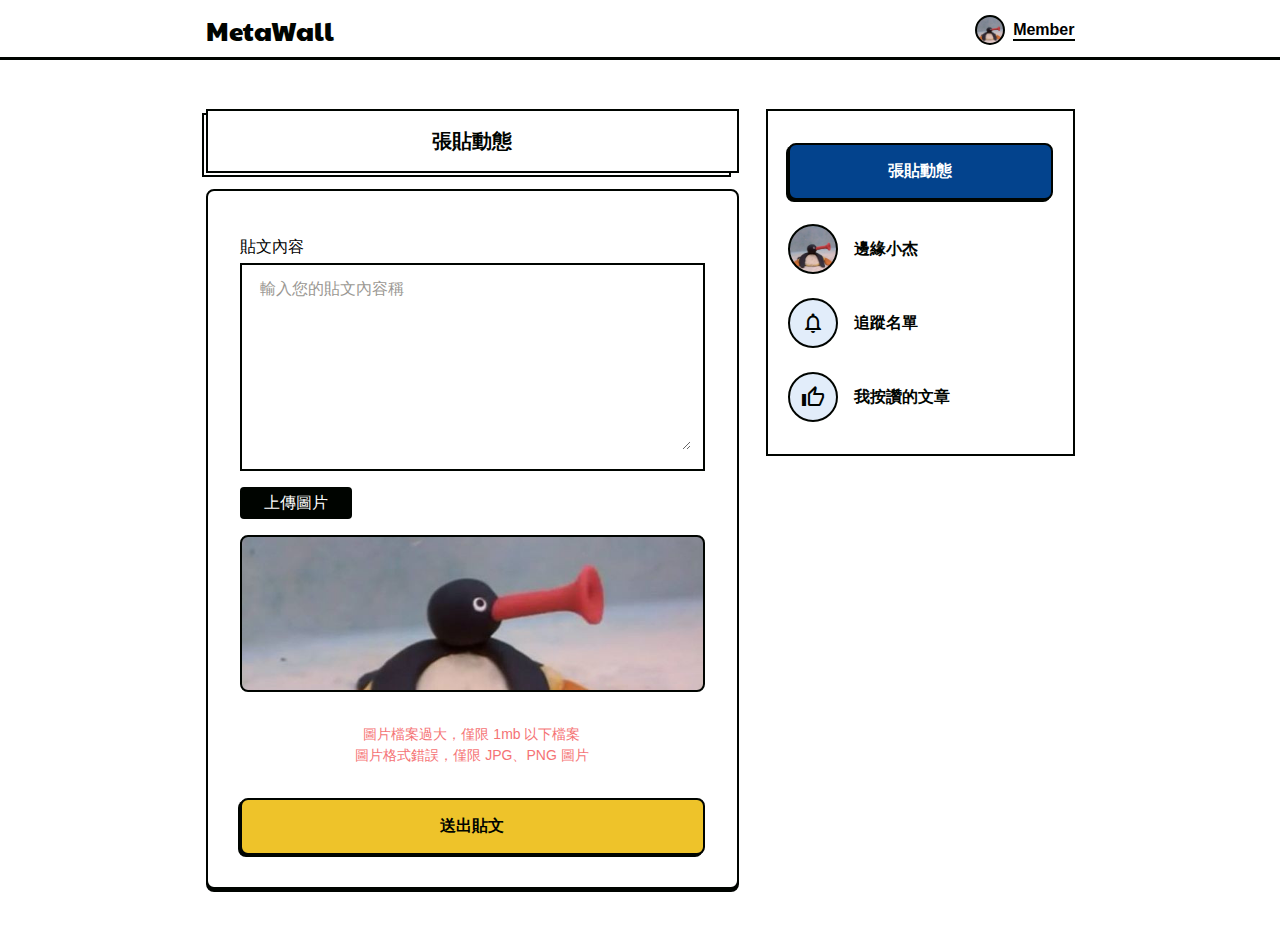
<file: post-publish.html>
<!DOCTYPE html>
<html lang="en">

<head>
  <meta charset="UTF-8">
  <meta
    http-equiv="X-UA-Compatible"
    content="IE=edge"
  >
  <meta
    name="viewport"
    content="width=device-width, initial-scale=1.0"
  >
  <link
    rel="stylesheet"
    href="https://fonts.googleapis.com/css2?family=Azeret+Mono:wght@400;700&family=Baloo+Da+2&family=Noto+Sans+TC:wght@400;700&family=Paytone+One&display=swap"
  >
  <link
    href="https://fonts.googleapis.com/css?family=Material+Icons|Material+Icons+Outlined|Material+Icons+Two+Tone|Material+Icons+Round|Material+Icons+Sharp"
    rel="stylesheet"
  >

  <link
    rel="stylesheet"
    href="./assets/style/css/all.css"
  >
  <title>NodeJs Final Scss - 張貼動態</title>
</head>

<body>
  <div class="header pos-sticky">
    <div class="header__container container">
      <a href="./index.html">
        <div class="logo font-paytone">MetaWall</div>
      </a>
      <div class="mt-avatar-dropdown">
        <div class="mt-avatar-dropdown__content">
          <div class="mt-avatar">
            <div
              class="mt-avatar__img"
              style="background-image: url('./assets/images/avatar.jpg');"
            ></div>
          </div>
          <p class="mt-avatar-dropdown__text ml-8">Member</p>
        </div>
        <ul class="mt-avatar-dropdown__items">
          <li class="mt-avatar-dropdown__item"><a href="/">我的貼文牆</a></li>
          <li class="mt-avatar-dropdown__item"><a href="/">修改個人資料</a></li>
          <li class="mt-avatar-dropdown__item"><a href="/">登出</a></li>
        </ul>
      </div>
    </div>
  </div>
  <div class="mt-fixed-menu-layout container padding-49 sm-pa-20">
    <div class="mt-fixed-menu-layout__content">
      <div class="mt-multi-layer-card">
        張貼動態
      </div>
      <div class="mt-post mt-16 pa-32">
        <div class="mt-state mt-12 sm-mt-8">
          <p class="mt-state__label">貼文內容</p>
          <div class="mt-state-textarea mt-4">
            <textarea
              type="text"
              name="nickname"
              placeholder="輸入您的貼文內容稱"
            ></textarea>
          </div>
        </div>
        <button class="mt-text-btn black radius-4 mt-16">上傳圖片</button>
        <div
          class="mt-post__img mt-16"
          style="background-image: url('./assets/images/avatar.jpg');"
        ></div>
        <p class="mt-error-message text-align-center mt-32">圖片檔案過大，僅限 1mb
          以下檔案<br>圖片格式錯誤，僅限 JPG、PNG 圖片</p>
        </p>
        <button class="mt-btn secondary mt-32">送出貼文</button>
        <div class="mt-center-container">
        </div>
      </div>
    </div>
    <div class="mt-fixed-menu-layout__menu end">
      <div class="mt-card">
        <button class="mt-btn">張貼動態</button>
        <ul class="mt-24">
          <li>
            <a
              href="./personal.html"
              class="mt-icon-btn"
            >
              <div class="mt-avatar">
                <div
                  class="mt-avatar__img"
                  style="background-image: url('./assets/images/avatar.jpg');"
                ></div>
              </div>
              <p class="mt-icon-btn__text">邊緣小杰</p>
            </a>
          </li>
          <li class="mt-24">
            <a
              href="./track-list.html"
              class="mt-icon-btn"
            >
              <i class="material-icons-outlined mt-icon-btn__icon">
                notifications
              </i>
              <p class="mt-icon-btn__text">追蹤名單</p>
            </a>
          </li>
          <li class="mt-24">
            <a
              href="./like-posts.html"
              class="mt-icon-btn"
            >
              <i class="material-icons-outlined mt-icon-btn__icon">
                thumb_up
              </i>
              <p class="mt-icon-btn__text">我按讚的文章</p>
            </a>
          </li>
        </ul>
      </div>
    </div>
  </div>
  <div class="d-none sm-d-block">
    <ul class="mt-app-bar fixed-bottom">
      <li>
        <a
          href="./like-posts.html"
          class="mt-icon-btn white bold"
        >
          <i class="material-icons-outlined mt-icon-btn__icon">
            thumb_up
          </i>
        </a>
      </li>
      <li class="ml-24">
        <a
          href="./like-posts.html"
          class="mt-icon-btn white bold"
        >
          <i class="material-icons-outlined mt-icon-btn__icon">
            home
          </i>
        </a>
      </li>
      <li class="ml-24">
        <a
          href="./like-posts.html"
          class="mt-icon-btn white bold"
        >
          <i class="material-icons-outlined mt-icon-btn__icon">
            notifications
          </i>
        </a>
      </li>
      <li class="ml-24">
        <a
          href="./like-posts.html"
          class="mt-icon-btn primary bold"
        >
          <i class="material-icons-outlined mt-icon-btn__icon">
            add
          </i>
        </a>
      </li>
    </ul>
  </div>
</body>

</html>
</file>
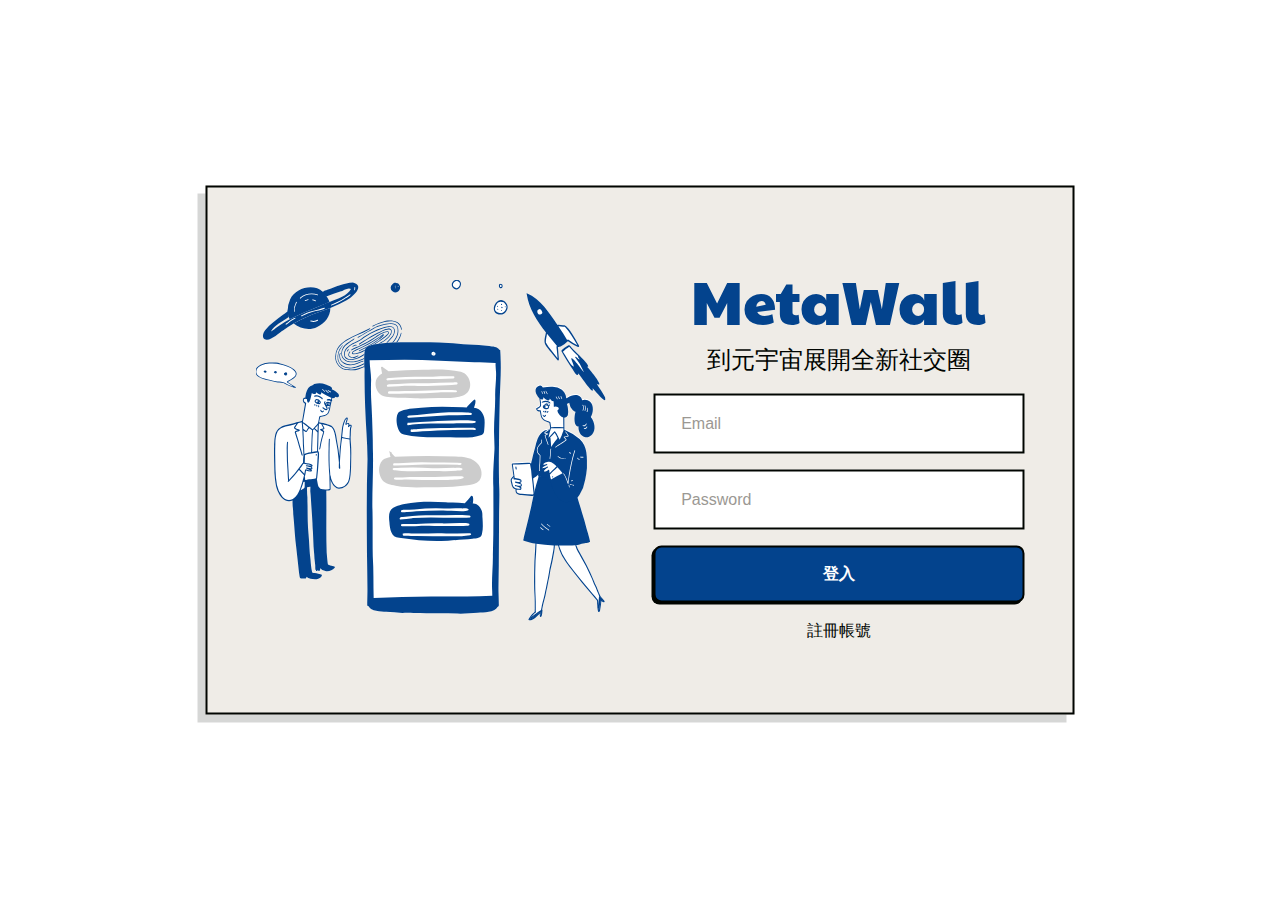
<file: signin.html>
<!DOCTYPE html>
<html lang="en">

<head>
  <meta charset="UTF-8">
  <meta
    http-equiv="X-UA-Compatible"
    content="IE=edge"
  >
  <meta
    name="viewport"
    content="width=device-width, initial-scale=1.0"
  >
  <link
    rel="stylesheet"
    href="https://fonts.googleapis.com/css2?family=Azeret+Mono:wght@400;700&family=Baloo+Da+2&family=Noto+Sans+TC:wght@400;700&family=Paytone+One&display=swap"
  >
  <link
    rel="stylesheet"
    href="./assets/style/css/all.css"
  >
  <title>NodeJs Final Scss - 登入</title>
</head>

<body>
  <div class="container sm-pt-20 sm-pb-20">
    <div class="mt-login-card pos-center pos-sm-rel center">
      <img
        src="./assets/images/img.svg"
        alt="img"
        class="mt-login-card__img"
      >
      <div class="mt-login-card__content ml-48">
        <p class="mt-login-card__content__title">MetaWall</p>
        <p class="mt-login-card__content__subtitle">到元宇宙展開全新社交圈</p>
        <div class="mt-state-input mt-16">
          <input
            type="email"
            name="Email"
            placeholder="Email"
          >
        </div>
        <div class="mt-state-input mt-16">
          <input
            type="password"
            name="Password"
            placeholder="Password"
          >
        </div>
        <!-- 錯誤訊息 顯示將class d-none拿掉 -->
        <p class="mt-error-message mt-32 d-none">暱稱至少 2 個字元以上</p>
        <!-- disabled狀態 class將上disabeld -->
        <button class="mt-btn mt-16">登入</button>
        <a
          href="./signup.html"
          class="mt-text-btn mt-16"
        >註冊帳號</a>
      </div>
    </div>
  </div>
</body>

</html>
</file>
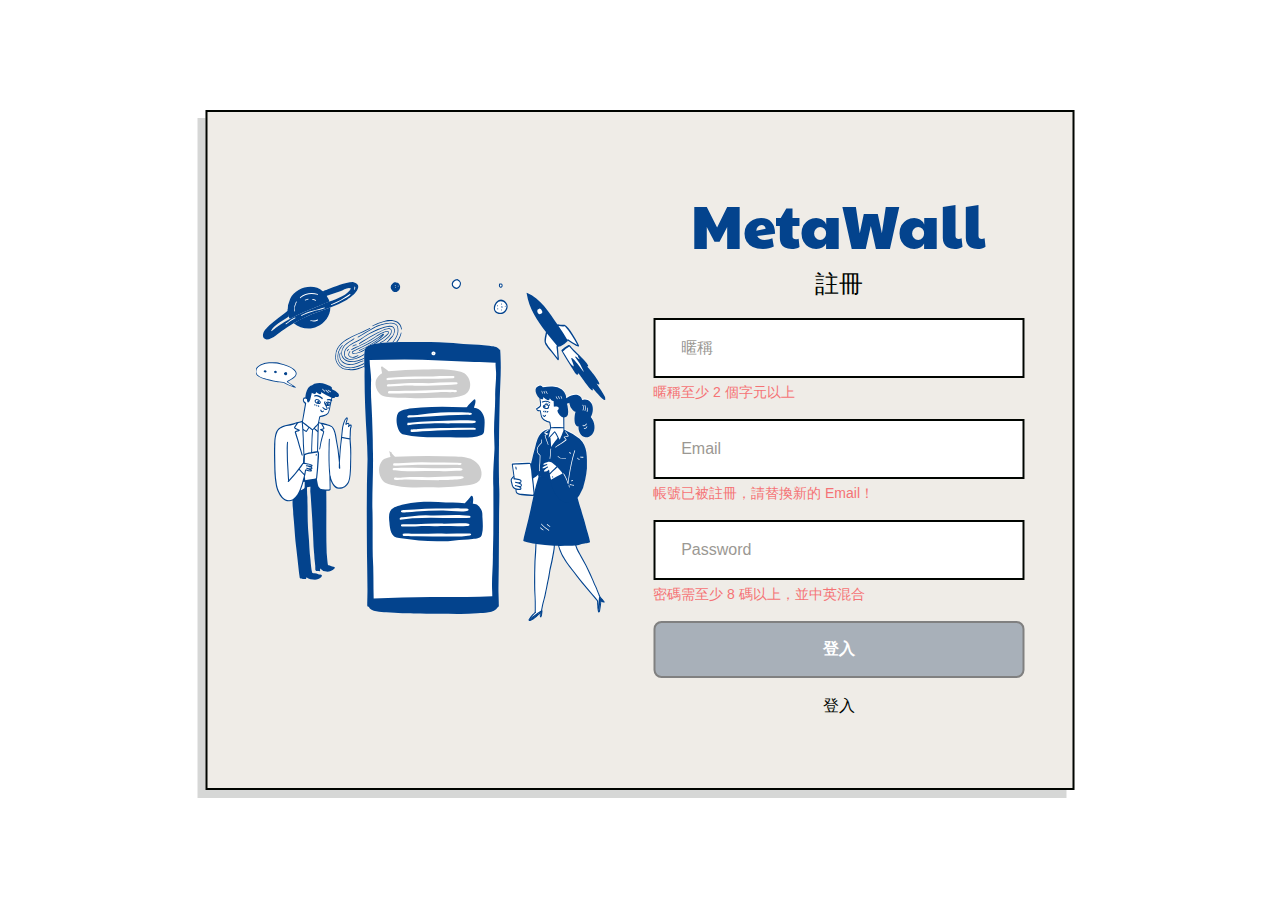
<file: signup.html>
<!DOCTYPE html>
<html lang="en">

<head>
  <meta charset="UTF-8">
  <meta
    http-equiv="X-UA-Compatible"
    content="IE=edge"
  >
  <meta
    name="viewport"
    content="width=device-width, initial-scale=1.0"
  >
  <link
    rel="stylesheet"
    href="https://fonts.googleapis.com/css2?family=Azeret+Mono:wght@400;700&family=Baloo+Da+2&family=Noto+Sans+TC:wght@400;700&family=Paytone+One&display=swap"
  >
  <link
    rel="stylesheet"
    href="./assets/style/css/all.css"
  >
  <title>NodeJs Final Scss - 註冊</title>
</head>

<body>
  <div class="container sm-pt-20 sm-pb-20">
    <div class="mt-login-card pos-center pos-sm-rel center">
      <img
        src="./assets/images/img.svg"
        alt="img"
        class="mt-login-card__img"
      >
      <div class="mt-login-card__content ml-48 sm-ml-0 sm-mt-16">
        <p class="mt-login-card__content__title">MetaWall</p>
        <p class="mt-login-card__content__subtitle">註冊</p>
        <div class="mt-state mt-16 sm-mt-8">
          <div class="mt-state-input">
            <input
              type="text"
              name="name"
              placeholder="暱稱"
            >
          </div>
          <p class="mt-state__error-message">暱稱至少 2 個字元以上</p>
        </div>
        <div class="mt-state mt-16 sm-mt-8">
          <div class="mt-state-input">
            <input
              type="email"
              name="Email"
              placeholder="Email"
            >
          </div>
          <p class="mt-state__error-message">帳號已被註冊，請替換新的 Email！</p>
        </div>
        <div class="mt-state mt-16 sm-mt-8">
          <div class="mt-state-input">
            <input
              type="password"
              name="Password"
              placeholder="Password"
            >
          </div>
          <p class="mt-state__error-message">密碼需至少 8 碼以上，並中英混合</p>
        </div>
        <!-- disabled狀態 class將上disabeld -->
        <button class="mt-btn mt-16 disabled">登入</button>
        <a
          href="./signin.html"
          class="mt-text-btn mt-16"
        >登入</a>
      </div>
    </div>
  </div>
</body>

</html>
</file>
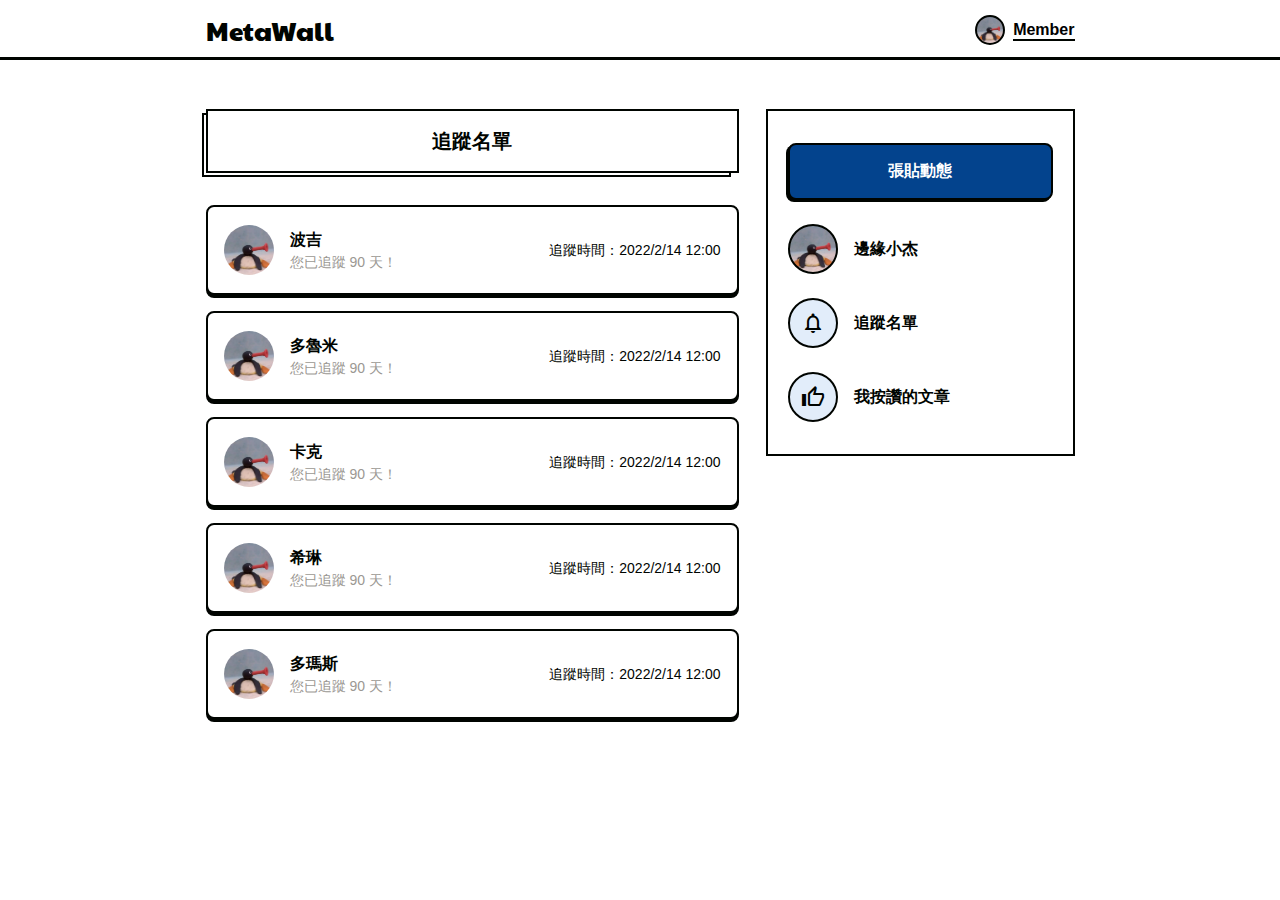
<file: track-list.html>
<!DOCTYPE html>
<html lang="en">

<head>
  <meta charset="UTF-8">
  <meta
    http-equiv="X-UA-Compatible"
    content="IE=edge"
  >
  <meta
    name="viewport"
    content="width=device-width, initial-scale=1.0"
  >
  <link
    rel="stylesheet"
    href="https://fonts.googleapis.com/css2?family=Azeret+Mono:wght@400;700&family=Baloo+Da+2&family=Noto+Sans+TC:wght@400;700&family=Paytone+One&display=swap"
  >
  <link
    href="https://fonts.googleapis.com/css?family=Material+Icons|Material+Icons+Outlined|Material+Icons+Two+Tone|Material+Icons+Round|Material+Icons+Sharp"
    rel="stylesheet"
  >

  <link
    rel="stylesheet"
    href="./assets/style/css/all.css"
  >
  <title>NodeJs Final Scss - 追蹤名單</title>
</head>

<body>
  <div class="header pos-sticky">
    <div class="header__container container">
      <a href="./index.html">
        <div class="logo font-paytone">MetaWall</div>
      </a>
      <div class="mt-avatar-dropdown">
        <div class="mt-avatar-dropdown__content">
          <div class="mt-avatar">
            <div
              class="mt-avatar__img"
              style="background-image: url('./assets/images/avatar.jpg');"
            ></div>
          </div>
          <p class="mt-avatar-dropdown__text ml-8">Member</p>
        </div>
        <ul class="mt-avatar-dropdown__items">
          <li class="mt-avatar-dropdown__item"><a href="/">我的貼文牆</a></li>
          <li class="mt-avatar-dropdown__item"><a href="/">修改個人資料</a></li>
          <li class="mt-avatar-dropdown__item"><a href="/">登出</a></li>
        </ul>
      </div>
    </div>
  </div>
  <div class="mt-fixed-menu-layout container padding-49 sm-pa-20">
    <div class="mt-fixed-menu-layout__content">
      <div class="mt-multi-layer-card">
        追蹤名單
      </div>
      <div class="mt-member-card mt-32">
        <div class="mt-avatar">
          <div
            class="mt-avatar__img"
            style="background-image: url('./assets/images/avatar.jpg');"
          ></div>
          <div class="ml-16">
            <a
              href="./home.html"
              class="mt-link"
            >波吉</a>
            <p class="mt-avatar__text">您已追蹤 90 天！</p>
          </div>
        </div>
        <div class="mt-member-card__text">追蹤時間：2022/2/14 12:00</div>
      </div>
      <div class="mt-member-card mt-16">
        <div class="mt-avatar">
          <div
            class="mt-avatar__img"
            style="background-image: url('./assets/images/avatar.jpg');"
          ></div>
          <div class="ml-16">
            <a
              href="./home.html"
              class="mt-link"
            >多魯米</a>
            <p class="mt-avatar__text">您已追蹤 90 天！</p>
          </div>
        </div>
        <div class="mt-member-card__text">追蹤時間：2022/2/14 12:00</div>
      </div>
      <div class="mt-member-card mt-16">
        <div class="mt-avatar">
          <div
            class="mt-avatar__img"
            style="background-image: url('./assets/images/avatar.jpg');"
          ></div>
          <div class="ml-16">
            <a
              href="./home.html"
              class="mt-link"
            >卡克</a>
            <p class="mt-avatar__text">您已追蹤 90 天！</p>
          </div>
        </div>
        <div class="mt-member-card__text">追蹤時間：2022/2/14 12:00</div>
      </div>
      <div class="mt-member-card mt-16">
        <div class="mt-avatar">
          <div
            class="mt-avatar__img"
            style="background-image: url('./assets/images/avatar.jpg');"
          ></div>
          <div class="ml-16">
            <a
              href="./home.html"
              class="mt-link"
            >希琳</a>
            <p class="mt-avatar__text">您已追蹤 90 天！</p>
          </div>
        </div>
        <div class="mt-member-card__text">追蹤時間：2022/2/14 12:00</div>
      </div>
      <div class="mt-member-card mt-16">
        <div class="mt-avatar">
          <div
            class="mt-avatar__img"
            style="background-image: url('./assets/images/avatar.jpg');"
          ></div>
          <div class="ml-16">
            <a
              href="./home.html"
              class="mt-link"
            >多瑪斯</a>
            <p class="mt-avatar__text">您已追蹤 90 天！</p>
          </div>
        </div>
        <div class="mt-member-card__text">追蹤時間：2022/2/14 12:00</div>
      </div>
    </div>
    <div class="mt-fixed-menu-layout__menu end">
      <div class="mt-card">
        <button class="mt-btn">張貼動態</button>
        <ul class="mt-24">
          <li>
            <a
              href="./personal.html"
              class="mt-icon-btn"
            >
              <div class="mt-avatar">
                <div
                  class="mt-avatar__img"
                  style="background-image: url('./assets/images/avatar.jpg');"
                ></div>
              </div>
              <p class="mt-icon-btn__text">邊緣小杰</p>
            </a>
          </li>
          <li class="mt-24">
            <a
              href="./track-list.html"
              class="mt-icon-btn"
            >
              <i class="material-icons-outlined mt-icon-btn__icon">
                notifications
              </i>
              <p class="mt-icon-btn__text">追蹤名單</p>
            </a>
          </li>
          <li class="mt-24">
            <a
              href="./like-posts.html"
              class="mt-icon-btn"
            >
              <i class="material-icons-outlined mt-icon-btn__icon">
                thumb_up
              </i>
              <p class="mt-icon-btn__text">我按讚的文章</p>
            </a>
          </li>
        </ul>
      </div>
    </div>
  </div>
  <div class="d-none sm-d-block">
    <ul class="mt-app-bar fixed-bottom">
      <li>
        <a
          href="./like-posts.html"
          class="mt-icon-btn white bold"
        >
          <i class="material-icons-outlined mt-icon-btn__icon">
            thumb_up
          </i>
        </a>
      </li>
      <li class="ml-24">
        <a
          href="./like-posts.html"
          class="mt-icon-btn white bold"
        >
          <i class="material-icons-outlined mt-icon-btn__icon">
            home
          </i>
        </a>
      </li>
      <li class="ml-24">
        <a
          href="./like-posts.html"
          class="mt-icon-btn white bold"
        >
          <i class="material-icons-outlined mt-icon-btn__icon">
            notifications
          </i>
        </a>
      </li>
      <li class="ml-24">
        <a
          href="./like-posts.html"
          class="mt-icon-btn primary bold"
        >
          <i class="material-icons-outlined mt-icon-btn__icon">
            add
          </i>
        </a>
      </li>
    </ul>
  </div>
</body>

</html>
</file>
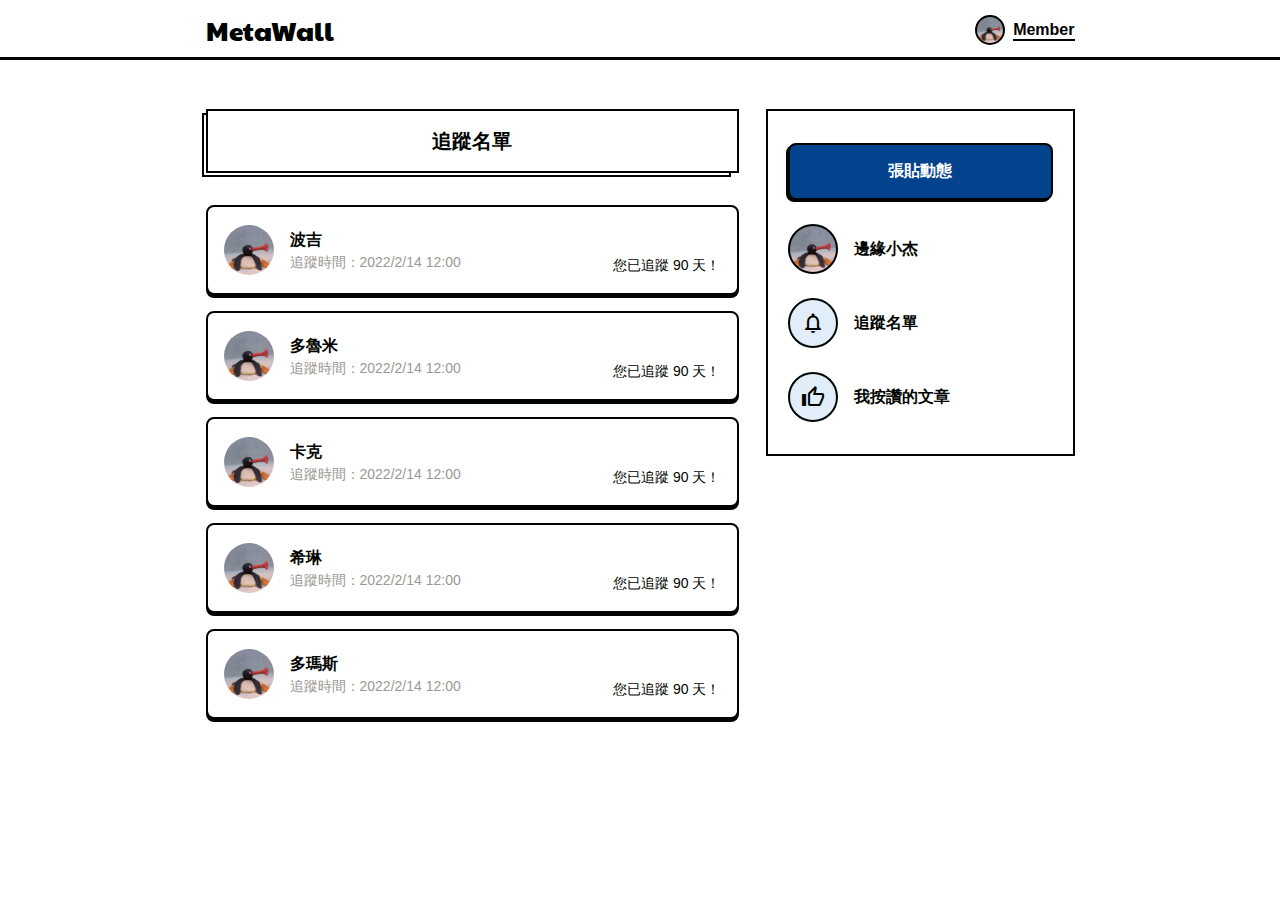
<file: track-list2.html>
<!DOCTYPE html>
<html lang="en">

<head>
  <meta charset="UTF-8">
  <meta
    http-equiv="X-UA-Compatible"
    content="IE=edge"
  >
  <meta
    name="viewport"
    content="width=device-width, initial-scale=1.0"
  >
  <link
    rel="stylesheet"
    href="https://fonts.googleapis.com/css2?family=Azeret+Mono:wght@400;700&family=Baloo+Da+2&family=Noto+Sans+TC:wght@400;700&family=Paytone+One&display=swap"
  >
  <link
    href="https://fonts.googleapis.com/css?family=Material+Icons|Material+Icons+Outlined|Material+Icons+Two+Tone|Material+Icons+Round|Material+Icons+Sharp"
    rel="stylesheet"
  >

  <link
    rel="stylesheet"
    href="./assets/style/css/all.css"
  >
  <title>NodeJs Final Scss - 追蹤名單2</title>
</head>

<body>
  <div class="header pos-sticky">
    <div class="header__container container">
      <a href="./index.html">
        <div class="logo font-paytone">MetaWall</div>
      </a>
      <div class="mt-avatar-dropdown">
        <div class="mt-avatar-dropdown__content">
          <div class="mt-avatar">
            <div
              class="mt-avatar__img"
              style="background-image: url('./assets/images/avatar.jpg');"
            ></div>
          </div>
          <p class="mt-avatar-dropdown__text ml-8">Member</p>
        </div>
        <ul class="mt-avatar-dropdown__items">
          <li class="mt-avatar-dropdown__item"><a href="/">我的貼文牆</a></li>
          <li class="mt-avatar-dropdown__item"><a href="/">修改個人資料</a></li>
          <li class="mt-avatar-dropdown__item"><a href="/">登出</a></li>
        </ul>
      </div>
    </div>
  </div>
  <div class="mt-fixed-menu-layout container padding-49 sm-pa-20">
    <div class="mt-fixed-menu-layout__content">
      <div class="mt-multi-layer-card">
        追蹤名單
      </div>
      <div class="mt-member-card flex-bottom mt-32">
        <div class="mt-avatar">
          <div
            class="mt-avatar__img"
            style="background-image: url('./assets/images/avatar.jpg');"
          ></div>
          <div class="ml-16">
            <a
              href="./home.html"
              class="mt-link"
            >波吉</a>
            <p class="mt-avatar__text">追蹤時間：2022/2/14 12:00</p>
          </div>
        </div>
        <div class="mt-member-card__text">您已追蹤 90 天！</div>
      </div>
      <div class="mt-member-card flex-bottom mt-16">
        <div class="mt-avatar">
          <div
            class="mt-avatar__img"
            style="background-image: url('./assets/images/avatar.jpg');"
          ></div>
          <div class="ml-16">
            <a
              href="./home.html"
              class="mt-link"
            >多魯米</a>
            <p class="mt-avatar__text">追蹤時間：2022/2/14 12:00</p>
          </div>
        </div>
        <div class="mt-member-card__text">您已追蹤 90 天！</div>
      </div>
      <div class="mt-member-card flex-bottom mt-16">
        <div class="mt-avatar">
          <div
            class="mt-avatar__img"
            style="background-image: url('./assets/images/avatar.jpg');"
          ></div>
          <div class="ml-16">
            <a
              href="./home.html"
              class="mt-link"
            >卡克</a>
            <p class="mt-avatar__text">追蹤時間：2022/2/14 12:00</p>
          </div>
        </div>
        <div class="mt-member-card__text">您已追蹤 90 天！</div>
      </div>
      <div class="mt-member-card flex-bottom mt-16">
        <div class="mt-avatar">
          <div
            class="mt-avatar__img"
            style="background-image: url('./assets/images/avatar.jpg');"
          ></div>
          <div class="ml-16">
            <a
              href="./home.html"
              class="mt-link"
            >希琳</a>
            <p class="mt-avatar__text">追蹤時間：2022/2/14 12:00</p>
          </div>
        </div>
        <div class="mt-member-card__text">您已追蹤 90 天！</div>
      </div>
      <div class="mt-member-card flex-bottom mt-16">
        <div class="mt-avatar">
          <div
            class="mt-avatar__img"
            style="background-image: url('./assets/images/avatar.jpg');"
          ></div>
          <div class="ml-16">
            <a
              href="./home.html"
              class="mt-link"
            >多瑪斯</a>
            <p class="mt-avatar__text">追蹤時間：2022/2/14 12:00</p>
          </div>
        </div>
        <div class="mt-member-card__text">您已追蹤 90 天！</div>
      </div>
    </div>
    <div class="mt-fixed-menu-layout__menu end">
      <div class="mt-card">
        <button class="mt-btn">張貼動態</button>
        <ul class="mt-24">
          <li>
            <a
              href="./personal.html"
              class="mt-icon-btn"
            >
              <div class="mt-avatar">
                <div
                  class="mt-avatar__img"
                  style="background-image: url('./assets/images/avatar.jpg');"
                ></div>
              </div>
              <p class="mt-icon-btn__text">邊緣小杰</p>
            </a>
          </li>
          <li class="mt-24">
            <a
              href="./track-list.html"
              class="mt-icon-btn"
            >
              <i class="material-icons-outlined mt-icon-btn__icon">
                notifications
              </i>
              <p class="mt-icon-btn__text">追蹤名單</p>
            </a>
          </li>
          <li class="mt-24">
            <a
              href="./like-posts.html"
              class="mt-icon-btn"
            >
              <i class="material-icons-outlined mt-icon-btn__icon">
                thumb_up
              </i>
              <p class="mt-icon-btn__text">我按讚的文章</p>
            </a>
          </li>
        </ul>
      </div>
    </div>
  </div>
  <div class="d-none sm-d-block">
    <ul class="mt-app-bar fixed-bottom">
      <li>
        <a
          href="./like-posts.html"
          class="mt-icon-btn white bold"
        >
          <i class="material-icons-outlined mt-icon-btn__icon">
            thumb_up
          </i>
        </a>
      </li>
      <li class="ml-24">
        <a
          href="./like-posts.html"
          class="mt-icon-btn white bold"
        >
          <i class="material-icons-outlined mt-icon-btn__icon">
            home
          </i>
        </a>
      </li>
      <li class="ml-24">
        <a
          href="./like-posts.html"
          class="mt-icon-btn white bold"
        >
          <i class="material-icons-outlined mt-icon-btn__icon">
            notifications
          </i>
        </a>
      </li>
      <li class="ml-24">
        <a
          href="./like-posts.html"
          class="mt-icon-btn primary bold"
        >
          <i class="material-icons-outlined mt-icon-btn__icon">
            add
          </i>
        </a>
      </li>
    </ul>
  </div>
</body>

</html>
</file>
<file: assets/style/css/all.css>
:root{--white: #ffffff;--disabled: #a8b0b9;--alert: #f57375;--black: #000000;--primary: #03438d;--blue-100: #e2edfa;--secondary: #eec32a;--gray-200: #efece7;--gray-400: #00040029;--gray-500: #9b9893;--gray-600: #9b9893;--gray-700: #707070;--gray-800: #808080;--gray-900: #000400}.container{max-width:869px;margin:0 auto}@media screen and (max-width: 1023px){.container{max-width:calc(100% - 80px)}}@media screen and (max-width: 767px){.container{max-width:calc(100% - 40px)}}.padding-49{padding:49px}html,body,div,span,applet,object,iframe,h1,h2,h3,h4,h5,h6,p,blockquote,pre,a,abbr,acronym,address,big,cite,code,del,dfn,em,img,ins,kbd,q,s,samp,small,strike,strong,sub,sup,tt,var,b,u,i,center,dl,dt,dd,ol,ul,li,fieldset,form,label,legend,table,caption,tbody,tfoot,thead,tr,th,td,article,aside,canvas,details,embed,figure,figcaption,footer,header,hgroup,menu,nav,output,ruby,section,summary,time,mark,audio,video{margin:0;padding:0;border:0;font-size:100%;font:inherit;vertical-align:baseline}article,aside,details,figcaption,figure,footer,header,hgroup,menu,nav,section{display:block}body{line-height:1}ol,ul{list-style:none}blockquote,q{quotes:none}blockquote:before,blockquote:after,q:before,q:after{content:"";content:none}table{border-collapse:collapse;border-spacing:0}img{max-width:100%;height:auto}body{line-height:1.5}a{display:block;text-decoration:none}img{max-width:100%;height:auto}label{display:block}textarea:focus,input[type=text]:focus,input[type=password]:focus,input[type=datetime]:focus,input[type=datetime-local]:focus,input[type=date]:focus,input[type=month]:focus,input[type=time]:focus,input[type=week]:focus,input[type=number]:focus,input[type=email]:focus,input[type=url]:focus,input[type=search]:focus,input[type=tel]:focus,input[type=color]:focus{outline:0 none}input::-webkit-outer-spin-button,input::-webkit-inner-spin-button{-webkit-appearance:none;margin:0}input[type=number]{-moz-appearance:textfield}@font-face{font-family:"Material Icons";font-style:normal;font-weight:400;src:url(https://example.com/MaterialIcons-Regular.eot);src:local("Material Icons"),local("MaterialIcons-Regular")}button{padding:0;border:none;background-color:transparent}.logo-hide{text-indent:101%;overflow:hidden;white-space:nowrap}.fw-bold{font-weight:bold}.div-img{background-position:center center;background-size:cover;background-repeat:no-repeat}.pos-sticky{position:sticky}.pos-center{position:absolute;top:50%;left:50%;transform:translate(-50%, -50%);width:100%}@media screen and (max-width: 767px){.pos-sm-rel{position:relative;top:auto;left:auto;transform:none}}.center{margin:0 auto}.overflow-y-hidden{overflow-y:hidden}.overflow-x-auto{overflow-x:auto}.overflow-y-auto{overflow-y:auto}.d-none{display:none}.fixed-bottom{position:fixed;bottom:8px;left:8px}@media screen and (max-width: 767px){.sm-d-block{display:block}}.text-align-center{text-align:center}@media screen and (max-width: 767px){.sm-flex-column{flex-direction:column}}.height-full{height:100% !important}.width-full{width:100% !important}.overflow-hidden{overflow:hidden}@media(max-width: 1200px){.md-height-full{height:100% !important}.md-height-auto{height:100% !important}.md-width-full{width:auto !important}.md-width-auto{width:auto !important}}@media(max-width: 767px){.sm-height-full{height:100% !important}.sm-height-auto{height:auto !important}.sm-width-full{width:100% !important}.sm-width-auto{width:auto !important}}.ma-0{margin:0px !important}.mx-0{margin-left:0px !important;margin-right:0px !important}.my-0{margin-top:0px !important;margin-bottom:0px !important}.mt-0{margin-top:0px !important}.mb-0{margin-bottom:0px !important}.ml-0{margin-left:0px !important}.mr-0{margin-right:0px !important}.pa-0{padding:0px !important}.px-0{padding-left:0px !important;padding-right:0px !important}.py-0{padding-top:0px !important;padding-bottom:0px !important}.pt-0{padding-top:0px !important}.pb-0{padding-bottom:0px !important}.pl-0{padding-left:0px !important}.pr-0{padding-right:0px !important}.ma-4{margin:4px !important}.mx-4{margin-left:4px !important;margin-right:4px !important}.my-4{margin-top:4px !important;margin-bottom:4px !important}.mt-4{margin-top:4px !important}.mb-4{margin-bottom:4px !important}.ml-4{margin-left:4px !important}.mr-4{margin-right:4px !important}.pa-4{padding:4px !important}.px-4{padding-left:4px !important;padding-right:4px !important}.py-4{padding-top:4px !important;padding-bottom:4px !important}.pt-4{padding-top:4px !important}.pb-4{padding-bottom:4px !important}.pl-4{padding-left:4px !important}.pr-4{padding-right:4px !important}.ma-8{margin:8px !important}.mx-8{margin-left:8px !important;margin-right:8px !important}.my-8{margin-top:8px !important;margin-bottom:8px !important}.mt-8{margin-top:8px !important}.mb-8{margin-bottom:8px !important}.ml-8{margin-left:8px !important}.mr-8{margin-right:8px !important}.pa-8{padding:8px !important}.px-8{padding-left:8px !important;padding-right:8px !important}.py-8{padding-top:8px !important;padding-bottom:8px !important}.pt-8{padding-top:8px !important}.pb-8{padding-bottom:8px !important}.pl-8{padding-left:8px !important}.pr-8{padding-right:8px !important}.ma-12{margin:12px !important}.mx-12{margin-left:12px !important;margin-right:12px !important}.my-12{margin-top:12px !important;margin-bottom:12px !important}.mt-12{margin-top:12px !important}.mb-12{margin-bottom:12px !important}.ml-12{margin-left:12px !important}.mr-12{margin-right:12px !important}.pa-12{padding:12px !important}.px-12{padding-left:12px !important;padding-right:12px !important}.py-12{padding-top:12px !important;padding-bottom:12px !important}.pt-12{padding-top:12px !important}.pb-12{padding-bottom:12px !important}.pl-12{padding-left:12px !important}.pr-12{padding-right:12px !important}.ma-16{margin:16px !important}.mx-16{margin-left:16px !important;margin-right:16px !important}.my-16{margin-top:16px !important;margin-bottom:16px !important}.mt-16{margin-top:16px !important}.mb-16{margin-bottom:16px !important}.ml-16{margin-left:16px !important}.mr-16{margin-right:16px !important}.pa-16{padding:16px !important}.px-16{padding-left:16px !important;padding-right:16px !important}.py-16{padding-top:16px !important;padding-bottom:16px !important}.pt-16{padding-top:16px !important}.pb-16{padding-bottom:16px !important}.pl-16{padding-left:16px !important}.pr-16{padding-right:16px !important}.ma-20{margin:20px !important}.mx-20{margin-left:20px !important;margin-right:20px !important}.my-20{margin-top:20px !important;margin-bottom:20px !important}.mt-20{margin-top:20px !important}.mb-20{margin-bottom:20px !important}.ml-20{margin-left:20px !important}.mr-20{margin-right:20px !important}.pa-20{padding:20px !important}.px-20{padding-left:20px !important;padding-right:20px !important}.py-20{padding-top:20px !important;padding-bottom:20px !important}.pt-20{padding-top:20px !important}.pb-20{padding-bottom:20px !important}.pl-20{padding-left:20px !important}.pr-20{padding-right:20px !important}.ma-24{margin:24px !important}.mx-24{margin-left:24px !important;margin-right:24px !important}.my-24{margin-top:24px !important;margin-bottom:24px !important}.mt-24{margin-top:24px !important}.mb-24{margin-bottom:24px !important}.ml-24{margin-left:24px !important}.mr-24{margin-right:24px !important}.pa-24{padding:24px !important}.px-24{padding-left:24px !important;padding-right:24px !important}.py-24{padding-top:24px !important;padding-bottom:24px !important}.pt-24{padding-top:24px !important}.pb-24{padding-bottom:24px !important}.pl-24{padding-left:24px !important}.pr-24{padding-right:24px !important}.ma-28{margin:28px !important}.mx-28{margin-left:28px !important;margin-right:28px !important}.my-28{margin-top:28px !important;margin-bottom:28px !important}.mt-28{margin-top:28px !important}.mb-28{margin-bottom:28px !important}.ml-28{margin-left:28px !important}.mr-28{margin-right:28px !important}.pa-28{padding:28px !important}.px-28{padding-left:28px !important;padding-right:28px !important}.py-28{padding-top:28px !important;padding-bottom:28px !important}.pt-28{padding-top:28px !important}.pb-28{padding-bottom:28px !important}.pl-28{padding-left:28px !important}.pr-28{padding-right:28px !important}.ma-32{margin:32px !important}.mx-32{margin-left:32px !important;margin-right:32px !important}.my-32{margin-top:32px !important;margin-bottom:32px !important}.mt-32{margin-top:32px !important}.mb-32{margin-bottom:32px !important}.ml-32{margin-left:32px !important}.mr-32{margin-right:32px !important}.pa-32{padding:32px !important}.px-32{padding-left:32px !important;padding-right:32px !important}.py-32{padding-top:32px !important;padding-bottom:32px !important}.pt-32{padding-top:32px !important}.pb-32{padding-bottom:32px !important}.pl-32{padding-left:32px !important}.pr-32{padding-right:32px !important}.ma-36{margin:36px !important}.mx-36{margin-left:36px !important;margin-right:36px !important}.my-36{margin-top:36px !important;margin-bottom:36px !important}.mt-36{margin-top:36px !important}.mb-36{margin-bottom:36px !important}.ml-36{margin-left:36px !important}.mr-36{margin-right:36px !important}.pa-36{padding:36px !important}.px-36{padding-left:36px !important;padding-right:36px !important}.py-36{padding-top:36px !important;padding-bottom:36px !important}.pt-36{padding-top:36px !important}.pb-36{padding-bottom:36px !important}.pl-36{padding-left:36px !important}.pr-36{padding-right:36px !important}.ma-40{margin:40px !important}.mx-40{margin-left:40px !important;margin-right:40px !important}.my-40{margin-top:40px !important;margin-bottom:40px !important}.mt-40{margin-top:40px !important}.mb-40{margin-bottom:40px !important}.ml-40{margin-left:40px !important}.mr-40{margin-right:40px !important}.pa-40{padding:40px !important}.px-40{padding-left:40px !important;padding-right:40px !important}.py-40{padding-top:40px !important;padding-bottom:40px !important}.pt-40{padding-top:40px !important}.pb-40{padding-bottom:40px !important}.pl-40{padding-left:40px !important}.pr-40{padding-right:40px !important}.ma-44{margin:44px !important}.mx-44{margin-left:44px !important;margin-right:44px !important}.my-44{margin-top:44px !important;margin-bottom:44px !important}.mt-44{margin-top:44px !important}.mb-44{margin-bottom:44px !important}.ml-44{margin-left:44px !important}.mr-44{margin-right:44px !important}.pa-44{padding:44px !important}.px-44{padding-left:44px !important;padding-right:44px !important}.py-44{padding-top:44px !important;padding-bottom:44px !important}.pt-44{padding-top:44px !important}.pb-44{padding-bottom:44px !important}.pl-44{padding-left:44px !important}.pr-44{padding-right:44px !important}.ma-48{margin:48px !important}.mx-48{margin-left:48px !important;margin-right:48px !important}.my-48{margin-top:48px !important;margin-bottom:48px !important}.mt-48{margin-top:48px !important}.mb-48{margin-bottom:48px !important}.ml-48{margin-left:48px !important}.mr-48{margin-right:48px !important}.pa-48{padding:48px !important}.px-48{padding-left:48px !important;padding-right:48px !important}.py-48{padding-top:48px !important;padding-bottom:48px !important}.pt-48{padding-top:48px !important}.pb-48{padding-bottom:48px !important}.pl-48{padding-left:48px !important}.pr-48{padding-right:48px !important}.ma-50{margin:50px !important}.mx-50{margin-left:50px !important;margin-right:50px !important}.my-50{margin-top:50px !important;margin-bottom:50px !important}.mt-50{margin-top:50px !important}.mb-50{margin-bottom:50px !important}.ml-50{margin-left:50px !important}.mr-50{margin-right:50px !important}.pa-50{padding:50px !important}.px-50{padding-left:50px !important;padding-right:50px !important}.py-50{padding-top:50px !important;padding-bottom:50px !important}.pt-50{padding-top:50px !important}.pb-50{padding-bottom:50px !important}.pl-50{padding-left:50px !important}.pr-50{padding-right:50px !important}.ma-60{margin:60px !important}.mx-60{margin-left:60px !important;margin-right:60px !important}.my-60{margin-top:60px !important;margin-bottom:60px !important}.mt-60{margin-top:60px !important}.mb-60{margin-bottom:60px !important}.ml-60{margin-left:60px !important}.mr-60{margin-right:60px !important}.pa-60{padding:60px !important}.px-60{padding-left:60px !important;padding-right:60px !important}.py-60{padding-top:60px !important;padding-bottom:60px !important}.pt-60{padding-top:60px !important}.pb-60{padding-bottom:60px !important}.pl-60{padding-left:60px !important}.pr-60{padding-right:60px !important}.ma-70{margin:70px !important}.mx-70{margin-left:70px !important;margin-right:70px !important}.my-70{margin-top:70px !important;margin-bottom:70px !important}.mt-70{margin-top:70px !important}.mb-70{margin-bottom:70px !important}.ml-70{margin-left:70px !important}.mr-70{margin-right:70px !important}.pa-70{padding:70px !important}.px-70{padding-left:70px !important;padding-right:70px !important}.py-70{padding-top:70px !important;padding-bottom:70px !important}.pt-70{padding-top:70px !important}.pb-70{padding-bottom:70px !important}.pl-70{padding-left:70px !important}.pr-70{padding-right:70px !important}.ma-80{margin:80px !important}.mx-80{margin-left:80px !important;margin-right:80px !important}.my-80{margin-top:80px !important;margin-bottom:80px !important}.mt-80{margin-top:80px !important}.mb-80{margin-bottom:80px !important}.ml-80{margin-left:80px !important}.mr-80{margin-right:80px !important}.pa-80{padding:80px !important}.px-80{padding-left:80px !important;padding-right:80px !important}.py-80{padding-top:80px !important;padding-bottom:80px !important}.pt-80{padding-top:80px !important}.pb-80{padding-bottom:80px !important}.pl-80{padding-left:80px !important}.pr-80{padding-right:80px !important}.ma-90{margin:90px !important}.mx-90{margin-left:90px !important;margin-right:90px !important}.my-90{margin-top:90px !important;margin-bottom:90px !important}.mt-90{margin-top:90px !important}.mb-90{margin-bottom:90px !important}.ml-90{margin-left:90px !important}.mr-90{margin-right:90px !important}.pa-90{padding:90px !important}.px-90{padding-left:90px !important;padding-right:90px !important}.py-90{padding-top:90px !important;padding-bottom:90px !important}.pt-90{padding-top:90px !important}.pb-90{padding-bottom:90px !important}.pl-90{padding-left:90px !important}.pr-90{padding-right:90px !important}.ma-100{margin:100px !important}.mx-100{margin-left:100px !important;margin-right:100px !important}.my-100{margin-top:100px !important;margin-bottom:100px !important}.mt-100{margin-top:100px !important}.mb-100{margin-bottom:100px !important}.ml-100{margin-left:100px !important}.mr-100{margin-right:100px !important}.pa-100{padding:100px !important}.px-100{padding-left:100px !important;padding-right:100px !important}.py-100{padding-top:100px !important;padding-bottom:100px !important}.pt-100{padding-top:100px !important}.pb-100{padding-bottom:100px !important}.pl-100{padding-left:100px !important}.pr-100{padding-right:100px !important}.ma-110{margin:110px !important}.mx-110{margin-left:110px !important;margin-right:110px !important}.my-110{margin-top:110px !important;margin-bottom:110px !important}.mt-110{margin-top:110px !important}.mb-110{margin-bottom:110px !important}.ml-110{margin-left:110px !important}.mr-110{margin-right:110px !important}.pa-110{padding:110px !important}.px-110{padding-left:110px !important;padding-right:110px !important}.py-110{padding-top:110px !important;padding-bottom:110px !important}.pt-110{padding-top:110px !important}.pb-110{padding-bottom:110px !important}.pl-110{padding-left:110px !important}.pr-110{padding-right:110px !important}.ma-120{margin:120px !important}.mx-120{margin-left:120px !important;margin-right:120px !important}.my-120{margin-top:120px !important;margin-bottom:120px !important}.mt-120{margin-top:120px !important}.mb-120{margin-bottom:120px !important}.ml-120{margin-left:120px !important}.mr-120{margin-right:120px !important}.pa-120{padding:120px !important}.px-120{padding-left:120px !important;padding-right:120px !important}.py-120{padding-top:120px !important;padding-bottom:120px !important}.pt-120{padding-top:120px !important}.pb-120{padding-bottom:120px !important}.pl-120{padding-left:120px !important}.pr-120{padding-right:120px !important}.ma-130{margin:130px !important}.mx-130{margin-left:130px !important;margin-right:130px !important}.my-130{margin-top:130px !important;margin-bottom:130px !important}.mt-130{margin-top:130px !important}.mb-130{margin-bottom:130px !important}.ml-130{margin-left:130px !important}.mr-130{margin-right:130px !important}.pa-130{padding:130px !important}.px-130{padding-left:130px !important;padding-right:130px !important}.py-130{padding-top:130px !important;padding-bottom:130px !important}.pt-130{padding-top:130px !important}.pb-130{padding-bottom:130px !important}.pl-130{padding-left:130px !important}.pr-130{padding-right:130px !important}.ma-140{margin:140px !important}.mx-140{margin-left:140px !important;margin-right:140px !important}.my-140{margin-top:140px !important;margin-bottom:140px !important}.mt-140{margin-top:140px !important}.mb-140{margin-bottom:140px !important}.ml-140{margin-left:140px !important}.mr-140{margin-right:140px !important}.pa-140{padding:140px !important}.px-140{padding-left:140px !important;padding-right:140px !important}.py-140{padding-top:140px !important;padding-bottom:140px !important}.pt-140{padding-top:140px !important}.pb-140{padding-bottom:140px !important}.pl-140{padding-left:140px !important}.pr-140{padding-right:140px !important}.ma-150{margin:150px !important}.mx-150{margin-left:150px !important;margin-right:150px !important}.my-150{margin-top:150px !important;margin-bottom:150px !important}.mt-150{margin-top:150px !important}.mb-150{margin-bottom:150px !important}.ml-150{margin-left:150px !important}.mr-150{margin-right:150px !important}.pa-150{padding:150px !important}.px-150{padding-left:150px !important;padding-right:150px !important}.py-150{padding-top:150px !important;padding-bottom:150px !important}.pt-150{padding-top:150px !important}.pb-150{padding-bottom:150px !important}.pl-150{padding-left:150px !important}.pr-150{padding-right:150px !important}.ma-200{margin:200px !important}.mx-200{margin-left:200px !important;margin-right:200px !important}.my-200{margin-top:200px !important;margin-bottom:200px !important}.mt-200{margin-top:200px !important}.mb-200{margin-bottom:200px !important}.ml-200{margin-left:200px !important}.mr-200{margin-right:200px !important}.pa-200{padding:200px !important}.px-200{padding-left:200px !important;padding-right:200px !important}.py-200{padding-top:200px !important;padding-bottom:200px !important}.pt-200{padding-top:200px !important}.pb-200{padding-bottom:200px !important}.pl-200{padding-left:200px !important}.pr-200{padding-right:200px !important}.ma-250{margin:250px !important}.mx-250{margin-left:250px !important;margin-right:250px !important}.my-250{margin-top:250px !important;margin-bottom:250px !important}.mt-250{margin-top:250px !important}.mb-250{margin-bottom:250px !important}.ml-250{margin-left:250px !important}.mr-250{margin-right:250px !important}.pa-250{padding:250px !important}.px-250{padding-left:250px !important;padding-right:250px !important}.py-250{padding-top:250px !important;padding-bottom:250px !important}.pt-250{padding-top:250px !important}.pb-250{padding-bottom:250px !important}.pl-250{padding-left:250px !important}.pr-250{padding-right:250px !important}.ma-300{margin:300px !important}.mx-300{margin-left:300px !important;margin-right:300px !important}.my-300{margin-top:300px !important;margin-bottom:300px !important}.mt-300{margin-top:300px !important}.mb-300{margin-bottom:300px !important}.ml-300{margin-left:300px !important}.mr-300{margin-right:300px !important}.pa-300{padding:300px !important}.px-300{padding-left:300px !important;padding-right:300px !important}.py-300{padding-top:300px !important;padding-bottom:300px !important}.pt-300{padding-top:300px !important}.pb-300{padding-bottom:300px !important}.pl-300{padding-left:300px !important}.pr-300{padding-right:300px !important}.ma-350{margin:350px !important}.mx-350{margin-left:350px !important;margin-right:350px !important}.my-350{margin-top:350px !important;margin-bottom:350px !important}.mt-350{margin-top:350px !important}.mb-350{margin-bottom:350px !important}.ml-350{margin-left:350px !important}.mr-350{margin-right:350px !important}.pa-350{padding:350px !important}.px-350{padding-left:350px !important;padding-right:350px !important}.py-350{padding-top:350px !important;padding-bottom:350px !important}.pt-350{padding-top:350px !important}.pb-350{padding-bottom:350px !important}.pl-350{padding-left:350px !important}.pr-350{padding-right:350px !important}.ma-400{margin:400px !important}.mx-400{margin-left:400px !important;margin-right:400px !important}.my-400{margin-top:400px !important;margin-bottom:400px !important}.mt-400{margin-top:400px !important}.mb-400{margin-bottom:400px !important}.ml-400{margin-left:400px !important}.mr-400{margin-right:400px !important}.pa-400{padding:400px !important}.px-400{padding-left:400px !important;padding-right:400px !important}.py-400{padding-top:400px !important;padding-bottom:400px !important}.pt-400{padding-top:400px !important}.pb-400{padding-bottom:400px !important}.pl-400{padding-left:400px !important}.pr-400{padding-right:400px !important}.ma-450{margin:450px !important}.mx-450{margin-left:450px !important;margin-right:450px !important}.my-450{margin-top:450px !important;margin-bottom:450px !important}.mt-450{margin-top:450px !important}.mb-450{margin-bottom:450px !important}.ml-450{margin-left:450px !important}.mr-450{margin-right:450px !important}.pa-450{padding:450px !important}.px-450{padding-left:450px !important;padding-right:450px !important}.py-450{padding-top:450px !important;padding-bottom:450px !important}.pt-450{padding-top:450px !important}.pb-450{padding-bottom:450px !important}.pl-450{padding-left:450px !important}.pr-450{padding-right:450px !important}.ma-500{margin:500px !important}.mx-500{margin-left:500px !important;margin-right:500px !important}.my-500{margin-top:500px !important;margin-bottom:500px !important}.mt-500{margin-top:500px !important}.mb-500{margin-bottom:500px !important}.ml-500{margin-left:500px !important}.mr-500{margin-right:500px !important}.pa-500{padding:500px !important}.px-500{padding-left:500px !important;padding-right:500px !important}.py-500{padding-top:500px !important;padding-bottom:500px !important}.pt-500{padding-top:500px !important}.pb-500{padding-bottom:500px !important}.pl-500{padding-left:500px !important}.pr-500{padding-right:500px !important}.ma-550{margin:550px !important}.mx-550{margin-left:550px !important;margin-right:550px !important}.my-550{margin-top:550px !important;margin-bottom:550px !important}.mt-550{margin-top:550px !important}.mb-550{margin-bottom:550px !important}.ml-550{margin-left:550px !important}.mr-550{margin-right:550px !important}.pa-550{padding:550px !important}.px-550{padding-left:550px !important;padding-right:550px !important}.py-550{padding-top:550px !important;padding-bottom:550px !important}.pt-550{padding-top:550px !important}.pb-550{padding-bottom:550px !important}.pl-550{padding-left:550px !important}.pr-550{padding-right:550px !important}.ma-600{margin:600px !important}.mx-600{margin-left:600px !important;margin-right:600px !important}.my-600{margin-top:600px !important;margin-bottom:600px !important}.mt-600{margin-top:600px !important}.mb-600{margin-bottom:600px !important}.ml-600{margin-left:600px !important}.mr-600{margin-right:600px !important}.pa-600{padding:600px !important}.px-600{padding-left:600px !important;padding-right:600px !important}.py-600{padding-top:600px !important;padding-bottom:600px !important}.pt-600{padding-top:600px !important}.pb-600{padding-bottom:600px !important}.pl-600{padding-left:600px !important}.pr-600{padding-right:600px !important}@media(max-width: 1023px){.md-ma-0{margin:0px !important}.md-mx-0{margin-left:0px !important;margin-right:0px !important}.md-my-0{margin-top:0px !important;margin-bottom:0px !important}.md-mt-0{margin-top:0px !important}.md-mb-0{margin-bottom:0px !important}.md-ml-0{margin-left:0px !important}.md-mr-0{margin-right:0px !important}.md-pa-0{padding:0px !important}.md-px-0{padding-left:0px !important;padding-right:0px !important}.md-py-0{padding-top:0px !important;padding-bottom:0px !important}.md-pt-0{padding-top:0px !important}.md-pb-0{padding-bottom:0px !important}.md-pl-0{padding-left:0px !important}.md-pr-0{padding-right:0px !important}.md-ma-4{margin:4px !important}.md-mx-4{margin-left:4px !important;margin-right:4px !important}.md-my-4{margin-top:4px !important;margin-bottom:4px !important}.md-mt-4{margin-top:4px !important}.md-mb-4{margin-bottom:4px !important}.md-ml-4{margin-left:4px !important}.md-mr-4{margin-right:4px !important}.md-pa-4{padding:4px !important}.md-px-4{padding-left:4px !important;padding-right:4px !important}.md-py-4{padding-top:4px !important;padding-bottom:4px !important}.md-pt-4{padding-top:4px !important}.md-pb-4{padding-bottom:4px !important}.md-pl-4{padding-left:4px !important}.md-pr-4{padding-right:4px !important}.md-ma-8{margin:8px !important}.md-mx-8{margin-left:8px !important;margin-right:8px !important}.md-my-8{margin-top:8px !important;margin-bottom:8px !important}.md-mt-8{margin-top:8px !important}.md-mb-8{margin-bottom:8px !important}.md-ml-8{margin-left:8px !important}.md-mr-8{margin-right:8px !important}.md-pa-8{padding:8px !important}.md-px-8{padding-left:8px !important;padding-right:8px !important}.md-py-8{padding-top:8px !important;padding-bottom:8px !important}.md-pt-8{padding-top:8px !important}.md-pb-8{padding-bottom:8px !important}.md-pl-8{padding-left:8px !important}.md-pr-8{padding-right:8px !important}.md-ma-12{margin:12px !important}.md-mx-12{margin-left:12px !important;margin-right:12px !important}.md-my-12{margin-top:12px !important;margin-bottom:12px !important}.md-mt-12{margin-top:12px !important}.md-mb-12{margin-bottom:12px !important}.md-ml-12{margin-left:12px !important}.md-mr-12{margin-right:12px !important}.md-pa-12{padding:12px !important}.md-px-12{padding-left:12px !important;padding-right:12px !important}.md-py-12{padding-top:12px !important;padding-bottom:12px !important}.md-pt-12{padding-top:12px !important}.md-pb-12{padding-bottom:12px !important}.md-pl-12{padding-left:12px !important}.md-pr-12{padding-right:12px !important}.md-ma-16{margin:16px !important}.md-mx-16{margin-left:16px !important;margin-right:16px !important}.md-my-16{margin-top:16px !important;margin-bottom:16px !important}.md-mt-16{margin-top:16px !important}.md-mb-16{margin-bottom:16px !important}.md-ml-16{margin-left:16px !important}.md-mr-16{margin-right:16px !important}.md-pa-16{padding:16px !important}.md-px-16{padding-left:16px !important;padding-right:16px !important}.md-py-16{padding-top:16px !important;padding-bottom:16px !important}.md-pt-16{padding-top:16px !important}.md-pb-16{padding-bottom:16px !important}.md-pl-16{padding-left:16px !important}.md-pr-16{padding-right:16px !important}.md-ma-20{margin:20px !important}.md-mx-20{margin-left:20px !important;margin-right:20px !important}.md-my-20{margin-top:20px !important;margin-bottom:20px !important}.md-mt-20{margin-top:20px !important}.md-mb-20{margin-bottom:20px !important}.md-ml-20{margin-left:20px !important}.md-mr-20{margin-right:20px !important}.md-pa-20{padding:20px !important}.md-px-20{padding-left:20px !important;padding-right:20px !important}.md-py-20{padding-top:20px !important;padding-bottom:20px !important}.md-pt-20{padding-top:20px !important}.md-pb-20{padding-bottom:20px !important}.md-pl-20{padding-left:20px !important}.md-pr-20{padding-right:20px !important}.md-ma-24{margin:24px !important}.md-mx-24{margin-left:24px !important;margin-right:24px !important}.md-my-24{margin-top:24px !important;margin-bottom:24px !important}.md-mt-24{margin-top:24px !important}.md-mb-24{margin-bottom:24px !important}.md-ml-24{margin-left:24px !important}.md-mr-24{margin-right:24px !important}.md-pa-24{padding:24px !important}.md-px-24{padding-left:24px !important;padding-right:24px !important}.md-py-24{padding-top:24px !important;padding-bottom:24px !important}.md-pt-24{padding-top:24px !important}.md-pb-24{padding-bottom:24px !important}.md-pl-24{padding-left:24px !important}.md-pr-24{padding-right:24px !important}.md-ma-28{margin:28px !important}.md-mx-28{margin-left:28px !important;margin-right:28px !important}.md-my-28{margin-top:28px !important;margin-bottom:28px !important}.md-mt-28{margin-top:28px !important}.md-mb-28{margin-bottom:28px !important}.md-ml-28{margin-left:28px !important}.md-mr-28{margin-right:28px !important}.md-pa-28{padding:28px !important}.md-px-28{padding-left:28px !important;padding-right:28px !important}.md-py-28{padding-top:28px !important;padding-bottom:28px !important}.md-pt-28{padding-top:28px !important}.md-pb-28{padding-bottom:28px !important}.md-pl-28{padding-left:28px !important}.md-pr-28{padding-right:28px !important}.md-ma-32{margin:32px !important}.md-mx-32{margin-left:32px !important;margin-right:32px !important}.md-my-32{margin-top:32px !important;margin-bottom:32px !important}.md-mt-32{margin-top:32px !important}.md-mb-32{margin-bottom:32px !important}.md-ml-32{margin-left:32px !important}.md-mr-32{margin-right:32px !important}.md-pa-32{padding:32px !important}.md-px-32{padding-left:32px !important;padding-right:32px !important}.md-py-32{padding-top:32px !important;padding-bottom:32px !important}.md-pt-32{padding-top:32px !important}.md-pb-32{padding-bottom:32px !important}.md-pl-32{padding-left:32px !important}.md-pr-32{padding-right:32px !important}.md-ma-36{margin:36px !important}.md-mx-36{margin-left:36px !important;margin-right:36px !important}.md-my-36{margin-top:36px !important;margin-bottom:36px !important}.md-mt-36{margin-top:36px !important}.md-mb-36{margin-bottom:36px !important}.md-ml-36{margin-left:36px !important}.md-mr-36{margin-right:36px !important}.md-pa-36{padding:36px !important}.md-px-36{padding-left:36px !important;padding-right:36px !important}.md-py-36{padding-top:36px !important;padding-bottom:36px !important}.md-pt-36{padding-top:36px !important}.md-pb-36{padding-bottom:36px !important}.md-pl-36{padding-left:36px !important}.md-pr-36{padding-right:36px !important}.md-ma-40{margin:40px !important}.md-mx-40{margin-left:40px !important;margin-right:40px !important}.md-my-40{margin-top:40px !important;margin-bottom:40px !important}.md-mt-40{margin-top:40px !important}.md-mb-40{margin-bottom:40px !important}.md-ml-40{margin-left:40px !important}.md-mr-40{margin-right:40px !important}.md-pa-40{padding:40px !important}.md-px-40{padding-left:40px !important;padding-right:40px !important}.md-py-40{padding-top:40px !important;padding-bottom:40px !important}.md-pt-40{padding-top:40px !important}.md-pb-40{padding-bottom:40px !important}.md-pl-40{padding-left:40px !important}.md-pr-40{padding-right:40px !important}.md-ma-44{margin:44px !important}.md-mx-44{margin-left:44px !important;margin-right:44px !important}.md-my-44{margin-top:44px !important;margin-bottom:44px !important}.md-mt-44{margin-top:44px !important}.md-mb-44{margin-bottom:44px !important}.md-ml-44{margin-left:44px !important}.md-mr-44{margin-right:44px !important}.md-pa-44{padding:44px !important}.md-px-44{padding-left:44px !important;padding-right:44px !important}.md-py-44{padding-top:44px !important;padding-bottom:44px !important}.md-pt-44{padding-top:44px !important}.md-pb-44{padding-bottom:44px !important}.md-pl-44{padding-left:44px !important}.md-pr-44{padding-right:44px !important}.md-ma-48{margin:48px !important}.md-mx-48{margin-left:48px !important;margin-right:48px !important}.md-my-48{margin-top:48px !important;margin-bottom:48px !important}.md-mt-48{margin-top:48px !important}.md-mb-48{margin-bottom:48px !important}.md-ml-48{margin-left:48px !important}.md-mr-48{margin-right:48px !important}.md-pa-48{padding:48px !important}.md-px-48{padding-left:48px !important;padding-right:48px !important}.md-py-48{padding-top:48px !important;padding-bottom:48px !important}.md-pt-48{padding-top:48px !important}.md-pb-48{padding-bottom:48px !important}.md-pl-48{padding-left:48px !important}.md-pr-48{padding-right:48px !important}.md-ma-50{margin:50px !important}.md-mx-50{margin-left:50px !important;margin-right:50px !important}.md-my-50{margin-top:50px !important;margin-bottom:50px !important}.md-mt-50{margin-top:50px !important}.md-mb-50{margin-bottom:50px !important}.md-ml-50{margin-left:50px !important}.md-mr-50{margin-right:50px !important}.md-pa-50{padding:50px !important}.md-px-50{padding-left:50px !important;padding-right:50px !important}.md-py-50{padding-top:50px !important;padding-bottom:50px !important}.md-pt-50{padding-top:50px !important}.md-pb-50{padding-bottom:50px !important}.md-pl-50{padding-left:50px !important}.md-pr-50{padding-right:50px !important}.md-ma-60{margin:60px !important}.md-mx-60{margin-left:60px !important;margin-right:60px !important}.md-my-60{margin-top:60px !important;margin-bottom:60px !important}.md-mt-60{margin-top:60px !important}.md-mb-60{margin-bottom:60px !important}.md-ml-60{margin-left:60px !important}.md-mr-60{margin-right:60px !important}.md-pa-60{padding:60px !important}.md-px-60{padding-left:60px !important;padding-right:60px !important}.md-py-60{padding-top:60px !important;padding-bottom:60px !important}.md-pt-60{padding-top:60px !important}.md-pb-60{padding-bottom:60px !important}.md-pl-60{padding-left:60px !important}.md-pr-60{padding-right:60px !important}.md-ma-70{margin:70px !important}.md-mx-70{margin-left:70px !important;margin-right:70px !important}.md-my-70{margin-top:70px !important;margin-bottom:70px !important}.md-mt-70{margin-top:70px !important}.md-mb-70{margin-bottom:70px !important}.md-ml-70{margin-left:70px !important}.md-mr-70{margin-right:70px !important}.md-pa-70{padding:70px !important}.md-px-70{padding-left:70px !important;padding-right:70px !important}.md-py-70{padding-top:70px !important;padding-bottom:70px !important}.md-pt-70{padding-top:70px !important}.md-pb-70{padding-bottom:70px !important}.md-pl-70{padding-left:70px !important}.md-pr-70{padding-right:70px !important}.md-ma-80{margin:80px !important}.md-mx-80{margin-left:80px !important;margin-right:80px !important}.md-my-80{margin-top:80px !important;margin-bottom:80px !important}.md-mt-80{margin-top:80px !important}.md-mb-80{margin-bottom:80px !important}.md-ml-80{margin-left:80px !important}.md-mr-80{margin-right:80px !important}.md-pa-80{padding:80px !important}.md-px-80{padding-left:80px !important;padding-right:80px !important}.md-py-80{padding-top:80px !important;padding-bottom:80px !important}.md-pt-80{padding-top:80px !important}.md-pb-80{padding-bottom:80px !important}.md-pl-80{padding-left:80px !important}.md-pr-80{padding-right:80px !important}.md-ma-90{margin:90px !important}.md-mx-90{margin-left:90px !important;margin-right:90px !important}.md-my-90{margin-top:90px !important;margin-bottom:90px !important}.md-mt-90{margin-top:90px !important}.md-mb-90{margin-bottom:90px !important}.md-ml-90{margin-left:90px !important}.md-mr-90{margin-right:90px !important}.md-pa-90{padding:90px !important}.md-px-90{padding-left:90px !important;padding-right:90px !important}.md-py-90{padding-top:90px !important;padding-bottom:90px !important}.md-pt-90{padding-top:90px !important}.md-pb-90{padding-bottom:90px !important}.md-pl-90{padding-left:90px !important}.md-pr-90{padding-right:90px !important}.md-ma-100{margin:100px !important}.md-mx-100{margin-left:100px !important;margin-right:100px !important}.md-my-100{margin-top:100px !important;margin-bottom:100px !important}.md-mt-100{margin-top:100px !important}.md-mb-100{margin-bottom:100px !important}.md-ml-100{margin-left:100px !important}.md-mr-100{margin-right:100px !important}.md-pa-100{padding:100px !important}.md-px-100{padding-left:100px !important;padding-right:100px !important}.md-py-100{padding-top:100px !important;padding-bottom:100px !important}.md-pt-100{padding-top:100px !important}.md-pb-100{padding-bottom:100px !important}.md-pl-100{padding-left:100px !important}.md-pr-100{padding-right:100px !important}.md-ma-110{margin:110px !important}.md-mx-110{margin-left:110px !important;margin-right:110px !important}.md-my-110{margin-top:110px !important;margin-bottom:110px !important}.md-mt-110{margin-top:110px !important}.md-mb-110{margin-bottom:110px !important}.md-ml-110{margin-left:110px !important}.md-mr-110{margin-right:110px !important}.md-pa-110{padding:110px !important}.md-px-110{padding-left:110px !important;padding-right:110px !important}.md-py-110{padding-top:110px !important;padding-bottom:110px !important}.md-pt-110{padding-top:110px !important}.md-pb-110{padding-bottom:110px !important}.md-pl-110{padding-left:110px !important}.md-pr-110{padding-right:110px !important}.md-ma-120{margin:120px !important}.md-mx-120{margin-left:120px !important;margin-right:120px !important}.md-my-120{margin-top:120px !important;margin-bottom:120px !important}.md-mt-120{margin-top:120px !important}.md-mb-120{margin-bottom:120px !important}.md-ml-120{margin-left:120px !important}.md-mr-120{margin-right:120px !important}.md-pa-120{padding:120px !important}.md-px-120{padding-left:120px !important;padding-right:120px !important}.md-py-120{padding-top:120px !important;padding-bottom:120px !important}.md-pt-120{padding-top:120px !important}.md-pb-120{padding-bottom:120px !important}.md-pl-120{padding-left:120px !important}.md-pr-120{padding-right:120px !important}.md-ma-130{margin:130px !important}.md-mx-130{margin-left:130px !important;margin-right:130px !important}.md-my-130{margin-top:130px !important;margin-bottom:130px !important}.md-mt-130{margin-top:130px !important}.md-mb-130{margin-bottom:130px !important}.md-ml-130{margin-left:130px !important}.md-mr-130{margin-right:130px !important}.md-pa-130{padding:130px !important}.md-px-130{padding-left:130px !important;padding-right:130px !important}.md-py-130{padding-top:130px !important;padding-bottom:130px !important}.md-pt-130{padding-top:130px !important}.md-pb-130{padding-bottom:130px !important}.md-pl-130{padding-left:130px !important}.md-pr-130{padding-right:130px !important}.md-ma-140{margin:140px !important}.md-mx-140{margin-left:140px !important;margin-right:140px !important}.md-my-140{margin-top:140px !important;margin-bottom:140px !important}.md-mt-140{margin-top:140px !important}.md-mb-140{margin-bottom:140px !important}.md-ml-140{margin-left:140px !important}.md-mr-140{margin-right:140px !important}.md-pa-140{padding:140px !important}.md-px-140{padding-left:140px !important;padding-right:140px !important}.md-py-140{padding-top:140px !important;padding-bottom:140px !important}.md-pt-140{padding-top:140px !important}.md-pb-140{padding-bottom:140px !important}.md-pl-140{padding-left:140px !important}.md-pr-140{padding-right:140px !important}.md-ma-150{margin:150px !important}.md-mx-150{margin-left:150px !important;margin-right:150px !important}.md-my-150{margin-top:150px !important;margin-bottom:150px !important}.md-mt-150{margin-top:150px !important}.md-mb-150{margin-bottom:150px !important}.md-ml-150{margin-left:150px !important}.md-mr-150{margin-right:150px !important}.md-pa-150{padding:150px !important}.md-px-150{padding-left:150px !important;padding-right:150px !important}.md-py-150{padding-top:150px !important;padding-bottom:150px !important}.md-pt-150{padding-top:150px !important}.md-pb-150{padding-bottom:150px !important}.md-pl-150{padding-left:150px !important}.md-pr-150{padding-right:150px !important}.md-ma-200{margin:200px !important}.md-mx-200{margin-left:200px !important;margin-right:200px !important}.md-my-200{margin-top:200px !important;margin-bottom:200px !important}.md-mt-200{margin-top:200px !important}.md-mb-200{margin-bottom:200px !important}.md-ml-200{margin-left:200px !important}.md-mr-200{margin-right:200px !important}.md-pa-200{padding:200px !important}.md-px-200{padding-left:200px !important;padding-right:200px !important}.md-py-200{padding-top:200px !important;padding-bottom:200px !important}.md-pt-200{padding-top:200px !important}.md-pb-200{padding-bottom:200px !important}.md-pl-200{padding-left:200px !important}.md-pr-200{padding-right:200px !important}.md-ma-250{margin:250px !important}.md-mx-250{margin-left:250px !important;margin-right:250px !important}.md-my-250{margin-top:250px !important;margin-bottom:250px !important}.md-mt-250{margin-top:250px !important}.md-mb-250{margin-bottom:250px !important}.md-ml-250{margin-left:250px !important}.md-mr-250{margin-right:250px !important}.md-pa-250{padding:250px !important}.md-px-250{padding-left:250px !important;padding-right:250px !important}.md-py-250{padding-top:250px !important;padding-bottom:250px !important}.md-pt-250{padding-top:250px !important}.md-pb-250{padding-bottom:250px !important}.md-pl-250{padding-left:250px !important}.md-pr-250{padding-right:250px !important}.md-ma-300{margin:300px !important}.md-mx-300{margin-left:300px !important;margin-right:300px !important}.md-my-300{margin-top:300px !important;margin-bottom:300px !important}.md-mt-300{margin-top:300px !important}.md-mb-300{margin-bottom:300px !important}.md-ml-300{margin-left:300px !important}.md-mr-300{margin-right:300px !important}.md-pa-300{padding:300px !important}.md-px-300{padding-left:300px !important;padding-right:300px !important}.md-py-300{padding-top:300px !important;padding-bottom:300px !important}.md-pt-300{padding-top:300px !important}.md-pb-300{padding-bottom:300px !important}.md-pl-300{padding-left:300px !important}.md-pr-300{padding-right:300px !important}.md-ma-350{margin:350px !important}.md-mx-350{margin-left:350px !important;margin-right:350px !important}.md-my-350{margin-top:350px !important;margin-bottom:350px !important}.md-mt-350{margin-top:350px !important}.md-mb-350{margin-bottom:350px !important}.md-ml-350{margin-left:350px !important}.md-mr-350{margin-right:350px !important}.md-pa-350{padding:350px !important}.md-px-350{padding-left:350px !important;padding-right:350px !important}.md-py-350{padding-top:350px !important;padding-bottom:350px !important}.md-pt-350{padding-top:350px !important}.md-pb-350{padding-bottom:350px !important}.md-pl-350{padding-left:350px !important}.md-pr-350{padding-right:350px !important}.md-ma-400{margin:400px !important}.md-mx-400{margin-left:400px !important;margin-right:400px !important}.md-my-400{margin-top:400px !important;margin-bottom:400px !important}.md-mt-400{margin-top:400px !important}.md-mb-400{margin-bottom:400px !important}.md-ml-400{margin-left:400px !important}.md-mr-400{margin-right:400px !important}.md-pa-400{padding:400px !important}.md-px-400{padding-left:400px !important;padding-right:400px !important}.md-py-400{padding-top:400px !important;padding-bottom:400px !important}.md-pt-400{padding-top:400px !important}.md-pb-400{padding-bottom:400px !important}.md-pl-400{padding-left:400px !important}.md-pr-400{padding-right:400px !important}.md-ma-450{margin:450px !important}.md-mx-450{margin-left:450px !important;margin-right:450px !important}.md-my-450{margin-top:450px !important;margin-bottom:450px !important}.md-mt-450{margin-top:450px !important}.md-mb-450{margin-bottom:450px !important}.md-ml-450{margin-left:450px !important}.md-mr-450{margin-right:450px !important}.md-pa-450{padding:450px !important}.md-px-450{padding-left:450px !important;padding-right:450px !important}.md-py-450{padding-top:450px !important;padding-bottom:450px !important}.md-pt-450{padding-top:450px !important}.md-pb-450{padding-bottom:450px !important}.md-pl-450{padding-left:450px !important}.md-pr-450{padding-right:450px !important}.md-ma-500{margin:500px !important}.md-mx-500{margin-left:500px !important;margin-right:500px !important}.md-my-500{margin-top:500px !important;margin-bottom:500px !important}.md-mt-500{margin-top:500px !important}.md-mb-500{margin-bottom:500px !important}.md-ml-500{margin-left:500px !important}.md-mr-500{margin-right:500px !important}.md-pa-500{padding:500px !important}.md-px-500{padding-left:500px !important;padding-right:500px !important}.md-py-500{padding-top:500px !important;padding-bottom:500px !important}.md-pt-500{padding-top:500px !important}.md-pb-500{padding-bottom:500px !important}.md-pl-500{padding-left:500px !important}.md-pr-500{padding-right:500px !important}.md-ma-550{margin:550px !important}.md-mx-550{margin-left:550px !important;margin-right:550px !important}.md-my-550{margin-top:550px !important;margin-bottom:550px !important}.md-mt-550{margin-top:550px !important}.md-mb-550{margin-bottom:550px !important}.md-ml-550{margin-left:550px !important}.md-mr-550{margin-right:550px !important}.md-pa-550{padding:550px !important}.md-px-550{padding-left:550px !important;padding-right:550px !important}.md-py-550{padding-top:550px !important;padding-bottom:550px !important}.md-pt-550{padding-top:550px !important}.md-pb-550{padding-bottom:550px !important}.md-pl-550{padding-left:550px !important}.md-pr-550{padding-right:550px !important}.md-ma-600{margin:600px !important}.md-mx-600{margin-left:600px !important;margin-right:600px !important}.md-my-600{margin-top:600px !important;margin-bottom:600px !important}.md-mt-600{margin-top:600px !important}.md-mb-600{margin-bottom:600px !important}.md-ml-600{margin-left:600px !important}.md-mr-600{margin-right:600px !important}.md-pa-600{padding:600px !important}.md-px-600{padding-left:600px !important;padding-right:600px !important}.md-py-600{padding-top:600px !important;padding-bottom:600px !important}.md-pt-600{padding-top:600px !important}.md-pb-600{padding-bottom:600px !important}.md-pl-600{padding-left:600px !important}.md-pr-600{padding-right:600px !important}}@media(max-width: 767px){.sm-ma-0{margin:0px !important}.sm-mx-0{margin-left:0px !important;margin-right:0px !important}.sm-my-0{margin-top:0px !important;margin-bottom:0px !important}.sm-mt-0{margin-top:0px !important}.sm-mb-0{margin-bottom:0px !important}.sm-ml-0{margin-left:0px !important}.sm-mr-0{margin-right:0px !important}.sm-pa-0{padding:0px !important}.sm-px-0{padding-left:0px !important;padding-right:0px !important}.sm-py-0{padding-top:0px !important;padding-bottom:0px !important}.sm-pt-0{padding-top:0px !important}.sm-pb-0{padding-bottom:0px !important}.sm-pl-0{padding-left:0px !important}.sm-pr-0{padding-right:0px !important}.sm-ma-4{margin:4px !important}.sm-mx-4{margin-left:4px !important;margin-right:4px !important}.sm-my-4{margin-top:4px !important;margin-bottom:4px !important}.sm-mt-4{margin-top:4px !important}.sm-mb-4{margin-bottom:4px !important}.sm-ml-4{margin-left:4px !important}.sm-mr-4{margin-right:4px !important}.sm-pa-4{padding:4px !important}.sm-px-4{padding-left:4px !important;padding-right:4px !important}.sm-py-4{padding-top:4px !important;padding-bottom:4px !important}.sm-pt-4{padding-top:4px !important}.sm-pb-4{padding-bottom:4px !important}.sm-pl-4{padding-left:4px !important}.sm-pr-4{padding-right:4px !important}.sm-ma-8{margin:8px !important}.sm-mx-8{margin-left:8px !important;margin-right:8px !important}.sm-my-8{margin-top:8px !important;margin-bottom:8px !important}.sm-mt-8{margin-top:8px !important}.sm-mb-8{margin-bottom:8px !important}.sm-ml-8{margin-left:8px !important}.sm-mr-8{margin-right:8px !important}.sm-pa-8{padding:8px !important}.sm-px-8{padding-left:8px !important;padding-right:8px !important}.sm-py-8{padding-top:8px !important;padding-bottom:8px !important}.sm-pt-8{padding-top:8px !important}.sm-pb-8{padding-bottom:8px !important}.sm-pl-8{padding-left:8px !important}.sm-pr-8{padding-right:8px !important}.sm-ma-12{margin:12px !important}.sm-mx-12{margin-left:12px !important;margin-right:12px !important}.sm-my-12{margin-top:12px !important;margin-bottom:12px !important}.sm-mt-12{margin-top:12px !important}.sm-mb-12{margin-bottom:12px !important}.sm-ml-12{margin-left:12px !important}.sm-mr-12{margin-right:12px !important}.sm-pa-12{padding:12px !important}.sm-px-12{padding-left:12px !important;padding-right:12px !important}.sm-py-12{padding-top:12px !important;padding-bottom:12px !important}.sm-pt-12{padding-top:12px !important}.sm-pb-12{padding-bottom:12px !important}.sm-pl-12{padding-left:12px !important}.sm-pr-12{padding-right:12px !important}.sm-ma-16{margin:16px !important}.sm-mx-16{margin-left:16px !important;margin-right:16px !important}.sm-my-16{margin-top:16px !important;margin-bottom:16px !important}.sm-mt-16{margin-top:16px !important}.sm-mb-16{margin-bottom:16px !important}.sm-ml-16{margin-left:16px !important}.sm-mr-16{margin-right:16px !important}.sm-pa-16{padding:16px !important}.sm-px-16{padding-left:16px !important;padding-right:16px !important}.sm-py-16{padding-top:16px !important;padding-bottom:16px !important}.sm-pt-16{padding-top:16px !important}.sm-pb-16{padding-bottom:16px !important}.sm-pl-16{padding-left:16px !important}.sm-pr-16{padding-right:16px !important}.sm-ma-20{margin:20px !important}.sm-mx-20{margin-left:20px !important;margin-right:20px !important}.sm-my-20{margin-top:20px !important;margin-bottom:20px !important}.sm-mt-20{margin-top:20px !important}.sm-mb-20{margin-bottom:20px !important}.sm-ml-20{margin-left:20px !important}.sm-mr-20{margin-right:20px !important}.sm-pa-20{padding:20px !important}.sm-px-20{padding-left:20px !important;padding-right:20px !important}.sm-py-20{padding-top:20px !important;padding-bottom:20px !important}.sm-pt-20{padding-top:20px !important}.sm-pb-20{padding-bottom:20px !important}.sm-pl-20{padding-left:20px !important}.sm-pr-20{padding-right:20px !important}.sm-ma-24{margin:24px !important}.sm-mx-24{margin-left:24px !important;margin-right:24px !important}.sm-my-24{margin-top:24px !important;margin-bottom:24px !important}.sm-mt-24{margin-top:24px !important}.sm-mb-24{margin-bottom:24px !important}.sm-ml-24{margin-left:24px !important}.sm-mr-24{margin-right:24px !important}.sm-pa-24{padding:24px !important}.sm-px-24{padding-left:24px !important;padding-right:24px !important}.sm-py-24{padding-top:24px !important;padding-bottom:24px !important}.sm-pt-24{padding-top:24px !important}.sm-pb-24{padding-bottom:24px !important}.sm-pl-24{padding-left:24px !important}.sm-pr-24{padding-right:24px !important}.sm-ma-28{margin:28px !important}.sm-mx-28{margin-left:28px !important;margin-right:28px !important}.sm-my-28{margin-top:28px !important;margin-bottom:28px !important}.sm-mt-28{margin-top:28px !important}.sm-mb-28{margin-bottom:28px !important}.sm-ml-28{margin-left:28px !important}.sm-mr-28{margin-right:28px !important}.sm-pa-28{padding:28px !important}.sm-px-28{padding-left:28px !important;padding-right:28px !important}.sm-py-28{padding-top:28px !important;padding-bottom:28px !important}.sm-pt-28{padding-top:28px !important}.sm-pb-28{padding-bottom:28px !important}.sm-pl-28{padding-left:28px !important}.sm-pr-28{padding-right:28px !important}.sm-ma-32{margin:32px !important}.sm-mx-32{margin-left:32px !important;margin-right:32px !important}.sm-my-32{margin-top:32px !important;margin-bottom:32px !important}.sm-mt-32{margin-top:32px !important}.sm-mb-32{margin-bottom:32px !important}.sm-ml-32{margin-left:32px !important}.sm-mr-32{margin-right:32px !important}.sm-pa-32{padding:32px !important}.sm-px-32{padding-left:32px !important;padding-right:32px !important}.sm-py-32{padding-top:32px !important;padding-bottom:32px !important}.sm-pt-32{padding-top:32px !important}.sm-pb-32{padding-bottom:32px !important}.sm-pl-32{padding-left:32px !important}.sm-pr-32{padding-right:32px !important}.sm-ma-36{margin:36px !important}.sm-mx-36{margin-left:36px !important;margin-right:36px !important}.sm-my-36{margin-top:36px !important;margin-bottom:36px !important}.sm-mt-36{margin-top:36px !important}.sm-mb-36{margin-bottom:36px !important}.sm-ml-36{margin-left:36px !important}.sm-mr-36{margin-right:36px !important}.sm-pa-36{padding:36px !important}.sm-px-36{padding-left:36px !important;padding-right:36px !important}.sm-py-36{padding-top:36px !important;padding-bottom:36px !important}.sm-pt-36{padding-top:36px !important}.sm-pb-36{padding-bottom:36px !important}.sm-pl-36{padding-left:36px !important}.sm-pr-36{padding-right:36px !important}.sm-ma-40{margin:40px !important}.sm-mx-40{margin-left:40px !important;margin-right:40px !important}.sm-my-40{margin-top:40px !important;margin-bottom:40px !important}.sm-mt-40{margin-top:40px !important}.sm-mb-40{margin-bottom:40px !important}.sm-ml-40{margin-left:40px !important}.sm-mr-40{margin-right:40px !important}.sm-pa-40{padding:40px !important}.sm-px-40{padding-left:40px !important;padding-right:40px !important}.sm-py-40{padding-top:40px !important;padding-bottom:40px !important}.sm-pt-40{padding-top:40px !important}.sm-pb-40{padding-bottom:40px !important}.sm-pl-40{padding-left:40px !important}.sm-pr-40{padding-right:40px !important}.sm-ma-44{margin:44px !important}.sm-mx-44{margin-left:44px !important;margin-right:44px !important}.sm-my-44{margin-top:44px !important;margin-bottom:44px !important}.sm-mt-44{margin-top:44px !important}.sm-mb-44{margin-bottom:44px !important}.sm-ml-44{margin-left:44px !important}.sm-mr-44{margin-right:44px !important}.sm-pa-44{padding:44px !important}.sm-px-44{padding-left:44px !important;padding-right:44px !important}.sm-py-44{padding-top:44px !important;padding-bottom:44px !important}.sm-pt-44{padding-top:44px !important}.sm-pb-44{padding-bottom:44px !important}.sm-pl-44{padding-left:44px !important}.sm-pr-44{padding-right:44px !important}.sm-ma-48{margin:48px !important}.sm-mx-48{margin-left:48px !important;margin-right:48px !important}.sm-my-48{margin-top:48px !important;margin-bottom:48px !important}.sm-mt-48{margin-top:48px !important}.sm-mb-48{margin-bottom:48px !important}.sm-ml-48{margin-left:48px !important}.sm-mr-48{margin-right:48px !important}.sm-pa-48{padding:48px !important}.sm-px-48{padding-left:48px !important;padding-right:48px !important}.sm-py-48{padding-top:48px !important;padding-bottom:48px !important}.sm-pt-48{padding-top:48px !important}.sm-pb-48{padding-bottom:48px !important}.sm-pl-48{padding-left:48px !important}.sm-pr-48{padding-right:48px !important}.sm-ma-50{margin:50px !important}.sm-mx-50{margin-left:50px !important;margin-right:50px !important}.sm-my-50{margin-top:50px !important;margin-bottom:50px !important}.sm-mt-50{margin-top:50px !important}.sm-mb-50{margin-bottom:50px !important}.sm-ml-50{margin-left:50px !important}.sm-mr-50{margin-right:50px !important}.sm-pa-50{padding:50px !important}.sm-px-50{padding-left:50px !important;padding-right:50px !important}.sm-py-50{padding-top:50px !important;padding-bottom:50px !important}.sm-pt-50{padding-top:50px !important}.sm-pb-50{padding-bottom:50px !important}.sm-pl-50{padding-left:50px !important}.sm-pr-50{padding-right:50px !important}.sm-ma-60{margin:60px !important}.sm-mx-60{margin-left:60px !important;margin-right:60px !important}.sm-my-60{margin-top:60px !important;margin-bottom:60px !important}.sm-mt-60{margin-top:60px !important}.sm-mb-60{margin-bottom:60px !important}.sm-ml-60{margin-left:60px !important}.sm-mr-60{margin-right:60px !important}.sm-pa-60{padding:60px !important}.sm-px-60{padding-left:60px !important;padding-right:60px !important}.sm-py-60{padding-top:60px !important;padding-bottom:60px !important}.sm-pt-60{padding-top:60px !important}.sm-pb-60{padding-bottom:60px !important}.sm-pl-60{padding-left:60px !important}.sm-pr-60{padding-right:60px !important}.sm-ma-70{margin:70px !important}.sm-mx-70{margin-left:70px !important;margin-right:70px !important}.sm-my-70{margin-top:70px !important;margin-bottom:70px !important}.sm-mt-70{margin-top:70px !important}.sm-mb-70{margin-bottom:70px !important}.sm-ml-70{margin-left:70px !important}.sm-mr-70{margin-right:70px !important}.sm-pa-70{padding:70px !important}.sm-px-70{padding-left:70px !important;padding-right:70px !important}.sm-py-70{padding-top:70px !important;padding-bottom:70px !important}.sm-pt-70{padding-top:70px !important}.sm-pb-70{padding-bottom:70px !important}.sm-pl-70{padding-left:70px !important}.sm-pr-70{padding-right:70px !important}.sm-ma-80{margin:80px !important}.sm-mx-80{margin-left:80px !important;margin-right:80px !important}.sm-my-80{margin-top:80px !important;margin-bottom:80px !important}.sm-mt-80{margin-top:80px !important}.sm-mb-80{margin-bottom:80px !important}.sm-ml-80{margin-left:80px !important}.sm-mr-80{margin-right:80px !important}.sm-pa-80{padding:80px !important}.sm-px-80{padding-left:80px !important;padding-right:80px !important}.sm-py-80{padding-top:80px !important;padding-bottom:80px !important}.sm-pt-80{padding-top:80px !important}.sm-pb-80{padding-bottom:80px !important}.sm-pl-80{padding-left:80px !important}.sm-pr-80{padding-right:80px !important}.sm-ma-90{margin:90px !important}.sm-mx-90{margin-left:90px !important;margin-right:90px !important}.sm-my-90{margin-top:90px !important;margin-bottom:90px !important}.sm-mt-90{margin-top:90px !important}.sm-mb-90{margin-bottom:90px !important}.sm-ml-90{margin-left:90px !important}.sm-mr-90{margin-right:90px !important}.sm-pa-90{padding:90px !important}.sm-px-90{padding-left:90px !important;padding-right:90px !important}.sm-py-90{padding-top:90px !important;padding-bottom:90px !important}.sm-pt-90{padding-top:90px !important}.sm-pb-90{padding-bottom:90px !important}.sm-pl-90{padding-left:90px !important}.sm-pr-90{padding-right:90px !important}.sm-ma-100{margin:100px !important}.sm-mx-100{margin-left:100px !important;margin-right:100px !important}.sm-my-100{margin-top:100px !important;margin-bottom:100px !important}.sm-mt-100{margin-top:100px !important}.sm-mb-100{margin-bottom:100px !important}.sm-ml-100{margin-left:100px !important}.sm-mr-100{margin-right:100px !important}.sm-pa-100{padding:100px !important}.sm-px-100{padding-left:100px !important;padding-right:100px !important}.sm-py-100{padding-top:100px !important;padding-bottom:100px !important}.sm-pt-100{padding-top:100px !important}.sm-pb-100{padding-bottom:100px !important}.sm-pl-100{padding-left:100px !important}.sm-pr-100{padding-right:100px !important}.sm-ma-110{margin:110px !important}.sm-mx-110{margin-left:110px !important;margin-right:110px !important}.sm-my-110{margin-top:110px !important;margin-bottom:110px !important}.sm-mt-110{margin-top:110px !important}.sm-mb-110{margin-bottom:110px !important}.sm-ml-110{margin-left:110px !important}.sm-mr-110{margin-right:110px !important}.sm-pa-110{padding:110px !important}.sm-px-110{padding-left:110px !important;padding-right:110px !important}.sm-py-110{padding-top:110px !important;padding-bottom:110px !important}.sm-pt-110{padding-top:110px !important}.sm-pb-110{padding-bottom:110px !important}.sm-pl-110{padding-left:110px !important}.sm-pr-110{padding-right:110px !important}.sm-ma-120{margin:120px !important}.sm-mx-120{margin-left:120px !important;margin-right:120px !important}.sm-my-120{margin-top:120px !important;margin-bottom:120px !important}.sm-mt-120{margin-top:120px !important}.sm-mb-120{margin-bottom:120px !important}.sm-ml-120{margin-left:120px !important}.sm-mr-120{margin-right:120px !important}.sm-pa-120{padding:120px !important}.sm-px-120{padding-left:120px !important;padding-right:120px !important}.sm-py-120{padding-top:120px !important;padding-bottom:120px !important}.sm-pt-120{padding-top:120px !important}.sm-pb-120{padding-bottom:120px !important}.sm-pl-120{padding-left:120px !important}.sm-pr-120{padding-right:120px !important}.sm-ma-130{margin:130px !important}.sm-mx-130{margin-left:130px !important;margin-right:130px !important}.sm-my-130{margin-top:130px !important;margin-bottom:130px !important}.sm-mt-130{margin-top:130px !important}.sm-mb-130{margin-bottom:130px !important}.sm-ml-130{margin-left:130px !important}.sm-mr-130{margin-right:130px !important}.sm-pa-130{padding:130px !important}.sm-px-130{padding-left:130px !important;padding-right:130px !important}.sm-py-130{padding-top:130px !important;padding-bottom:130px !important}.sm-pt-130{padding-top:130px !important}.sm-pb-130{padding-bottom:130px !important}.sm-pl-130{padding-left:130px !important}.sm-pr-130{padding-right:130px !important}.sm-ma-140{margin:140px !important}.sm-mx-140{margin-left:140px !important;margin-right:140px !important}.sm-my-140{margin-top:140px !important;margin-bottom:140px !important}.sm-mt-140{margin-top:140px !important}.sm-mb-140{margin-bottom:140px !important}.sm-ml-140{margin-left:140px !important}.sm-mr-140{margin-right:140px !important}.sm-pa-140{padding:140px !important}.sm-px-140{padding-left:140px !important;padding-right:140px !important}.sm-py-140{padding-top:140px !important;padding-bottom:140px !important}.sm-pt-140{padding-top:140px !important}.sm-pb-140{padding-bottom:140px !important}.sm-pl-140{padding-left:140px !important}.sm-pr-140{padding-right:140px !important}.sm-ma-150{margin:150px !important}.sm-mx-150{margin-left:150px !important;margin-right:150px !important}.sm-my-150{margin-top:150px !important;margin-bottom:150px !important}.sm-mt-150{margin-top:150px !important}.sm-mb-150{margin-bottom:150px !important}.sm-ml-150{margin-left:150px !important}.sm-mr-150{margin-right:150px !important}.sm-pa-150{padding:150px !important}.sm-px-150{padding-left:150px !important;padding-right:150px !important}.sm-py-150{padding-top:150px !important;padding-bottom:150px !important}.sm-pt-150{padding-top:150px !important}.sm-pb-150{padding-bottom:150px !important}.sm-pl-150{padding-left:150px !important}.sm-pr-150{padding-right:150px !important}.sm-ma-200{margin:200px !important}.sm-mx-200{margin-left:200px !important;margin-right:200px !important}.sm-my-200{margin-top:200px !important;margin-bottom:200px !important}.sm-mt-200{margin-top:200px !important}.sm-mb-200{margin-bottom:200px !important}.sm-ml-200{margin-left:200px !important}.sm-mr-200{margin-right:200px !important}.sm-pa-200{padding:200px !important}.sm-px-200{padding-left:200px !important;padding-right:200px !important}.sm-py-200{padding-top:200px !important;padding-bottom:200px !important}.sm-pt-200{padding-top:200px !important}.sm-pb-200{padding-bottom:200px !important}.sm-pl-200{padding-left:200px !important}.sm-pr-200{padding-right:200px !important}.sm-ma-250{margin:250px !important}.sm-mx-250{margin-left:250px !important;margin-right:250px !important}.sm-my-250{margin-top:250px !important;margin-bottom:250px !important}.sm-mt-250{margin-top:250px !important}.sm-mb-250{margin-bottom:250px !important}.sm-ml-250{margin-left:250px !important}.sm-mr-250{margin-right:250px !important}.sm-pa-250{padding:250px !important}.sm-px-250{padding-left:250px !important;padding-right:250px !important}.sm-py-250{padding-top:250px !important;padding-bottom:250px !important}.sm-pt-250{padding-top:250px !important}.sm-pb-250{padding-bottom:250px !important}.sm-pl-250{padding-left:250px !important}.sm-pr-250{padding-right:250px !important}.sm-ma-300{margin:300px !important}.sm-mx-300{margin-left:300px !important;margin-right:300px !important}.sm-my-300{margin-top:300px !important;margin-bottom:300px !important}.sm-mt-300{margin-top:300px !important}.sm-mb-300{margin-bottom:300px !important}.sm-ml-300{margin-left:300px !important}.sm-mr-300{margin-right:300px !important}.sm-pa-300{padding:300px !important}.sm-px-300{padding-left:300px !important;padding-right:300px !important}.sm-py-300{padding-top:300px !important;padding-bottom:300px !important}.sm-pt-300{padding-top:300px !important}.sm-pb-300{padding-bottom:300px !important}.sm-pl-300{padding-left:300px !important}.sm-pr-300{padding-right:300px !important}.sm-ma-350{margin:350px !important}.sm-mx-350{margin-left:350px !important;margin-right:350px !important}.sm-my-350{margin-top:350px !important;margin-bottom:350px !important}.sm-mt-350{margin-top:350px !important}.sm-mb-350{margin-bottom:350px !important}.sm-ml-350{margin-left:350px !important}.sm-mr-350{margin-right:350px !important}.sm-pa-350{padding:350px !important}.sm-px-350{padding-left:350px !important;padding-right:350px !important}.sm-py-350{padding-top:350px !important;padding-bottom:350px !important}.sm-pt-350{padding-top:350px !important}.sm-pb-350{padding-bottom:350px !important}.sm-pl-350{padding-left:350px !important}.sm-pr-350{padding-right:350px !important}.sm-ma-400{margin:400px !important}.sm-mx-400{margin-left:400px !important;margin-right:400px !important}.sm-my-400{margin-top:400px !important;margin-bottom:400px !important}.sm-mt-400{margin-top:400px !important}.sm-mb-400{margin-bottom:400px !important}.sm-ml-400{margin-left:400px !important}.sm-mr-400{margin-right:400px !important}.sm-pa-400{padding:400px !important}.sm-px-400{padding-left:400px !important;padding-right:400px !important}.sm-py-400{padding-top:400px !important;padding-bottom:400px !important}.sm-pt-400{padding-top:400px !important}.sm-pb-400{padding-bottom:400px !important}.sm-pl-400{padding-left:400px !important}.sm-pr-400{padding-right:400px !important}.sm-ma-450{margin:450px !important}.sm-mx-450{margin-left:450px !important;margin-right:450px !important}.sm-my-450{margin-top:450px !important;margin-bottom:450px !important}.sm-mt-450{margin-top:450px !important}.sm-mb-450{margin-bottom:450px !important}.sm-ml-450{margin-left:450px !important}.sm-mr-450{margin-right:450px !important}.sm-pa-450{padding:450px !important}.sm-px-450{padding-left:450px !important;padding-right:450px !important}.sm-py-450{padding-top:450px !important;padding-bottom:450px !important}.sm-pt-450{padding-top:450px !important}.sm-pb-450{padding-bottom:450px !important}.sm-pl-450{padding-left:450px !important}.sm-pr-450{padding-right:450px !important}.sm-ma-500{margin:500px !important}.sm-mx-500{margin-left:500px !important;margin-right:500px !important}.sm-my-500{margin-top:500px !important;margin-bottom:500px !important}.sm-mt-500{margin-top:500px !important}.sm-mb-500{margin-bottom:500px !important}.sm-ml-500{margin-left:500px !important}.sm-mr-500{margin-right:500px !important}.sm-pa-500{padding:500px !important}.sm-px-500{padding-left:500px !important;padding-right:500px !important}.sm-py-500{padding-top:500px !important;padding-bottom:500px !important}.sm-pt-500{padding-top:500px !important}.sm-pb-500{padding-bottom:500px !important}.sm-pl-500{padding-left:500px !important}.sm-pr-500{padding-right:500px !important}.sm-ma-550{margin:550px !important}.sm-mx-550{margin-left:550px !important;margin-right:550px !important}.sm-my-550{margin-top:550px !important;margin-bottom:550px !important}.sm-mt-550{margin-top:550px !important}.sm-mb-550{margin-bottom:550px !important}.sm-ml-550{margin-left:550px !important}.sm-mr-550{margin-right:550px !important}.sm-pa-550{padding:550px !important}.sm-px-550{padding-left:550px !important;padding-right:550px !important}.sm-py-550{padding-top:550px !important;padding-bottom:550px !important}.sm-pt-550{padding-top:550px !important}.sm-pb-550{padding-bottom:550px !important}.sm-pl-550{padding-left:550px !important}.sm-pr-550{padding-right:550px !important}.sm-ma-600{margin:600px !important}.sm-mx-600{margin-left:600px !important;margin-right:600px !important}.sm-my-600{margin-top:600px !important;margin-bottom:600px !important}.sm-mt-600{margin-top:600px !important}.sm-mb-600{margin-bottom:600px !important}.sm-ml-600{margin-left:600px !important}.sm-mr-600{margin-right:600px !important}.sm-pa-600{padding:600px !important}.sm-px-600{padding-left:600px !important;padding-right:600px !important}.sm-py-600{padding-top:600px !important;padding-bottom:600px !important}.sm-pt-600{padding-top:600px !important}.sm-pb-600{padding-bottom:600px !important}.sm-pl-600{padding-left:600px !important}.sm-pr-600{padding-right:600px !important}}.text-left{text-align:left !important}.text-center{text-align:center !important}.mx-auto{margin-left:auto;margin-right:auto}.header{padding:12px;height:60px;top:0;z-index:100;background-color:var(--white);border-bottom:3px solid var(--gray-900);box-sizing:border-box}.header .logo{font-size:1.625rem;line-height:36px;font-family:"Paytone One",sans-serif;color:var(--gray-900)}.header__container{display:-webkit-box;display:-moz-box;display:-ms-flexbox;display:-webkit-flex;display:flex;-webkit-box-align:center;-moz-box-align:center;-ms-flex-align:center;-webkit-align-items:center;align-items:center;justify-content:space-between;margin:0 auto}.mt-text-btn{transition:all .2s;-ms-transition:all .2s;-moz-transition:all .2s;-webkit-transition:all .2s;border:none;background-color:transparent;color:var(--gray-900);font-size:1rem;cursor:pointer}.mt-text-btn:hover{color:var(--primary)}.mt-text-btn.radius-4{border-radius:4px}.mt-text-btn.black{transition:all .2s;-ms-transition:all .2s;-moz-transition:all .2s;-webkit-transition:all .2s;padding:4px 24px;font-size:1rem;line-height:1.5;color:var(--white);background-color:var(--gray-900);cursor:pointer}.mt-text-btn.black:hover{color:var(--white);background-color:var(--primary)}.mt-btn{transition:all .2s;-ms-transition:all .2s;-moz-transition:all .2s;-webkit-transition:all .2s;padding:16px;width:100%;font-size:1rem;font-weight:bold;color:var(--white);background-color:var(--primary);border:2px solid var(--gray-900);border-radius:8px;box-shadow:-2px 2px 0px var(--gray-900);white-space:nowrap;cursor:pointer}.mt-btn:not(.disabled):hover{background-color:var(--secondary)}.mt-btn.gray{color:var(--gray-900);background-color:var(--gray-200)}.mt-btn.gray:not(.disabled):hover{color:var(--white);background-color:var(--primary)}.mt-btn.secondary{color:var(--gray-900);background-color:var(--secondary)}.mt-btn.secondary:not(.disabled):hover{color:var(--white);background-color:var(--primary)}.mt-btn.disabled{background-color:var(--disabled);border:2px solid var(--gray-800);box-shadow:none;cursor:not-allowed}.mt-btn.small{padding:6px 32px;width:auto;height:36px}.mt-state{width:100%}.mt-state__label{font-size:1rem;line-height:1.5;color:var(--gray--900)}.mt-state__error-message{margin-top:4px;text-align:left;font-size:.875rem;color:var(--alert)}.mt-state__error-message:nth-child(1){margin-top:0}.mt-state-input{transition:all .2s;-ms-transition:all .2s;-moz-transition:all .2s;-webkit-transition:all .2s;padding:16px 24px;border:2px solid var(--gray-900);background-color:var(--white);color:var(--gray-900)}.mt-state-input:focus{border:2px solid var(--primary)}.mt-state-input:active{border:2px solid var(--primary)}.mt-state-input input{width:100%;font-size:1rem;border:none}.mt-state-input input::placeholder{color:var(--gray-500)}.mt-error-message{font-size:.875rem;color:var(--alert)}.mt-login-card{display:-webkit-box;display:-moz-box;display:-ms-flexbox;display:-webkit-flex;display:flex;-webkit-box-align:center;-moz-box-align:center;-ms-flex-align:center;-webkit-align-items:center;align-items:center;-webkit-justify-content:center;justify-content:center;padding:70px 48px;max-width:869px;background-color:var(--gray-200);box-shadow:-8px 8px 0px var(--gray-400);border:2px solid var(--gray-900);box-sizing:border-box}@media screen and (max-width: 1023px){.mt-login-card{padding:40px;max-width:calc(100% - 80px)}}@media screen and (max-width: 767px){.mt-login-card{flex-direction:column;padding:20px;max-width:calc(100% - 40px)}}.mt-login-card__img{width:350px}@media screen and (max-width: 767px){.mt-login-card__img{width:200px}}.mt-login-card__content{width:100%;text-align:center}.mt-login-card__content__title{font-size:60px;line-height:1.4;font-family:"Paytone One",sans-serif;color:var(--primary)}.mt-login-card__content__subtitle{font-size:1.5rem;color:var(--gray-900)}.mt-fixed-menu-layout{display:-webkit-box;display:-moz-box;display:-ms-flexbox;display:-webkit-flex;display:flex;-webkit-box-align:flex-start;-moz-box-align:flex-start;-ms-flex-align:flex-start;-webkit-align-items:flex-start;align-items:flex-start}.mt-fixed-menu-layout .mt-fixed-menu-layout__menu{position:-webkit-sticky;position:sticky;z-index:10;top:109px;flex:0 0 309px}.mt-fixed-menu-layout .mt-fixed-menu-layout__menu.start{margin-right:27px}.mt-fixed-menu-layout .mt-fixed-menu-layout__menu.end{margin-left:27px}@media(max-width: 767px){.mt-fixed-menu-layout .mt-fixed-menu-layout__menu{display:none;flex:0 0 192px}}.mt-fixed-menu-layout .mt-fixed-menu-layout__content{width:100%}.mt-card{padding:32px 20px;background-color:var(--white);border:2px solid var(--gray-900)}.mt-card.round-radius{box-shadow:0px 3px 0px var(--gray-900);border:2px solid var(--gray-900);border-radius:8px;background-color:var(--white)}.mt-card.align-center{display:-webkit-box;display:-moz-box;display:-ms-flexbox;display:-webkit-flex;display:flex;-webkit-box-align:center;-moz-box-align:center;-ms-flex-align:center;-webkit-align-items:center;align-items:center;-webkit-justify-content:center;justify-content:center;flex-direction:column}.mt-icon-btn{display:-webkit-box;display:-moz-box;display:-ms-flexbox;display:-webkit-flex;display:flex;-webkit-box-align:center;-moz-box-align:center;-ms-flex-align:center;-webkit-align-items:center;align-items:center}.mt-icon-btn:hover .mt-icon-btn__icon{color:var(--white);background-color:var(--primary)}.mt-icon-btn:hover .mt-icon-btn__text{color:var(--primary)}.mt-icon-btn.bold .mt-icon-btn__icon{border:3px solid var(--gray-900)}.mt-icon-btn.primary:hover .mt-icon-btn__icon{background-color:var(--secondary)}.mt-icon-btn.primary .mt-icon-btn__icon{color:var(--white);background-color:var(--primary)}.mt-icon-btn.white:hover .mt-icon-btn__icon{color:var(--white);background-color:var(--primary)}.mt-icon-btn.white .mt-icon-btn__icon{background-color:var(--white)}.mt-icon-btn.primary-text{padding:0;cursor:pointer}.mt-icon-btn.primary-text:hover .mt-icon-btn__icon,.mt-icon-btn.primary-text:hover .mt-icon-btn__text{color:var(--secondary)}.mt-icon-btn.primary-text .mt-icon-btn__text{margin-left:8px;font-weight:normal}.mt-icon-btn.primary-text .mt-icon-btn__text:nth-child(1){margin-left:0}.mt-icon-btn.primary-text .mt-icon-btn__icon{width:auto;height:auto;border:0;color:var(--primary);background-color:transparent}.mt-icon-btn.gray-text{padding:0;cursor:pointer}.mt-icon-btn.gray-text:hover .mt-icon-btn__icon,.mt-icon-btn.gray-text:hover .mt-icon-btn__text{color:var(--primary)}.mt-icon-btn.gray-text .mt-icon-btn__text{margin-left:8px;font-weight:normal;color:var(--gray-500)}.mt-icon-btn.gray-text .mt-icon-btn__text:nth-child(1){margin-left:0}.mt-icon-btn.gray-text .mt-icon-btn__icon{width:auto;height:auto;border:0;color:var(--gray-500);background-color:transparent}.mt-icon-btn__icon{transition:all .2s;-ms-transition:all .2s;-moz-transition:all .2s;-webkit-transition:all .2s;display:-webkit-box;display:-moz-box;display:-ms-flexbox;display:-webkit-flex;display:flex;-webkit-box-align:center;-moz-box-align:center;-ms-flex-align:center;-webkit-align-items:center;align-items:center;-webkit-justify-content:center;justify-content:center;width:50px;height:50px;border-radius:50%;font-size:1.5rem;box-sizing:border-box;color:var(--gray-900);border:2px solid var(--gray-900);background-color:var(--blue-100)}.mt-icon-btn__text{transition:all .2s;-ms-transition:all .2s;-moz-transition:all .2s;-webkit-transition:all .2s;margin-left:16px;font-size:1rem;font-weight:bold;line-height:1.5;color:var(--gray-900)}.mt-icon-btn__text:nth-child(1){margin-left:0}.mt-icon-btn__text .fw-bold{font-weight:bold}.mt-avatar{display:-webkit-box;display:-moz-box;display:-ms-flexbox;display:-webkit-flex;display:flex;-webkit-box-align:center;-moz-box-align:center;-ms-flex-align:center;-webkit-align-items:center;align-items:center}.mt-avatar .mt-avatar__img{min-width:50px;height:50px;border-radius:50%;border:2px solid var(--gray-900);background-position:center center;background-size:cover;background-repeat:no-repeat;box-sizing:border-box}@media screen and (max-width: 767px){.mt-avatar .mt-avatar__img{min-width:45px;height:45px}}.mt-avatar .mt-avatar__img.sm{min-width:30px;height:30px}.mt-avatar .mt-avatar__text{font-size:.75rem;color:var(--gray-500)}.mt-app-bar{display:-webkit-box;display:-moz-box;display:-ms-flexbox;display:-webkit-flex;display:flex;-webkit-box-align:center;-moz-box-align:center;-ms-flex-align:center;-webkit-align-items:center;align-items:center;-webkit-justify-content:center;justify-content:center;padding:8px;width:calc(100% - 16px);box-sizing:border-box;border-radius:32px;border:3px solid var(--gray-900);background-color:var(--gray-200)}.mt-app-bar .mt-icon-btn{flex:0 0 48px;height:48px}.mt-link{transition:all .2s;-ms-transition:all .2s;-moz-transition:all .2s;-webkit-transition:all .2s;font-size:1rem;font-weight:bold;line-height:1.5;color:var(--gray-900)}.mt-link:hover{color:var(--primary);text-decoration:underline}.mt-post{padding:24px;box-shadow:0px 3px 0px var(--gray-900);border:2px solid var(--gray-900);border-radius:8px;background-color:var(--white)}.mt-post__content{margin-top:16px;font-size:1rem;line-height:1.5;white-space:pre-line}.mt-post__content:nth-child(1){margin-top:0}.mt-post__img{margin-top:20px;width:100%;height:157px;border-radius:8px;border:2px solid var(--gray-900);background-position:center center;background-size:cover;background-repeat:no-repeat;box-sizing:border-box}.mt-post__img:nth-child(1){margin-top:0}.mt-message{padding:18px 16px;border-radius:12px;background-color:rgba(239,236,231,.3)}.mt-message__content{margin-top:6px;padding-left:68px;font-size:1rem;line-height:1.5;color:var(--gray-900)}.mt-message__content:nth-child(1){margin-top:0}.mt-message-bar{display:-webkit-box;display:-moz-box;display:-ms-flexbox;display:-webkit-flex;display:flex;-webkit-box-align:center;-moz-box-align:center;-ms-flex-align:center;-webkit-align-items:center;align-items:center;width:100%}.mt-message-bar .mt-avatar__img{min-width:40px;height:40px}.mt-message-bar__content{display:-webkit-box;display:-moz-box;display:-ms-flexbox;display:-webkit-flex;display:flex;-webkit-box-align:center;-moz-box-align:center;-ms-flex-align:center;-webkit-align-items:center;align-items:center;width:100%;height:40px;border:2px solid var(--gray-900)}.mt-message-bar__content__input{padding:8px 16px;width:100%;background-color:var(--white);color:var(--gray-900)}.mt-message-bar__content__input input{padding:0;width:100%;font-size:1rem;border:none}.mt-message-bar__content__input input::placeholder{color:var(--gray-500)}.mt-message-bar__content__btn{transition:all .2s;-ms-transition:all .2s;-moz-transition:all .2s;-webkit-transition:all .2s;flex:0 0 128px;height:40px;font-size:1rem;color:var(--white);background-color:var(--primary);border:none;border-left:2px solid var(--gray-900);box-sizing:border-box;cursor:pointer}.mt-message-bar__content__btn:not(.disabled):hover{background-color:var(--secondary)}.mt-search-input{display:-webkit-box;display:-moz-box;display:-ms-flexbox;display:-webkit-flex;display:flex;-webkit-box-align:center;-moz-box-align:center;-ms-flex-align:center;-webkit-align-items:center;align-items:center;width:100%;height:46px;border:2px solid var(--gray-900);box-sizing:border-box;overflow:hidden}.mt-search-input__input{padding:8px 16px;width:100%;background-color:var(--white);color:var(--gray-900)}.mt-search-input__input input{padding:0;width:100%;font-size:1rem;border:none}.mt-search-input__input input::placeholder{color:var(--gray-500)}.mt-search-input__btn{transition:all .2s;-ms-transition:all .2s;-moz-transition:all .2s;-webkit-transition:all .2s;flex:0 0 46px;height:46px;font-size:1rem;color:var(--white);background-color:var(--primary);border:none;border-left:2px solid var(--gray-900);box-sizing:border-box;cursor:pointer}.mt-search-input__btn:not(.disabled):hover{background-color:var(--secondary)}.mt-search-bar{display:-webkit-box;display:-moz-box;display:-ms-flexbox;display:-webkit-flex;display:flex;-webkit-box-align:center;-moz-box-align:center;-ms-flex-align:center;-webkit-align-items:center;align-items:center}@media screen and (max-width: 767px){.mt-search-bar{flex-direction:column}}.mt-search-bar .mt-dropdown{flex:0 0 156px}@media screen and (max-width: 767px){.mt-search-bar .mt-dropdown{flex:0 0 auto}}.mt-dropdown{position:relative;width:100%;height:46px;background-color:var(--white);border:2px solid var(--gray-900);box-sizing:border-box}.mt-dropdown:hover .mt-dropdown__items{opacity:1;visibility:visible}.mt-dropdown__btn{display:-webkit-box;display:-moz-box;display:-ms-flexbox;display:-webkit-flex;display:flex;-webkit-box-align:center;-moz-box-align:center;-ms-flex-align:center;-webkit-align-items:center;align-items:center;-webkit-justify-content:space-between;justify-content:space-between;padding:12px 16px;height:100%;box-sizing:border-box;white-space:nowrap}.mt-dropdown__items{transition:all .2s;-ms-transition:all .2s;-moz-transition:all .2s;-webkit-transition:all .2s;position:absolute;margin-top:10px;left:-2px;width:100%;border:2px solid var(--gray-900);background-color:var(--white);opacity:0;visibility:hidden}.mt-dropdown__items.active{opacity:1;visibility:visible}.mt-dropdown__item{transition:all .2s;-ms-transition:all .2s;-moz-transition:all .2s;-webkit-transition:all .2s;padding:8px;font-size:1rem;line-height:1.5;cursor:pointer}.mt-dropdown__item:hover{background-color:var(--gray-200)}.mt-avatar-dropdown{position:relative;z-index:1000;cursor:pointer}.mt-avatar-dropdown:hover .mt-avatar-dropdown__items{opacity:1;visibility:visible}.mt-avatar-dropdown__content{display:-webkit-box;display:-moz-box;display:-ms-flexbox;display:-webkit-flex;display:flex;-webkit-box-align:center;-moz-box-align:center;-ms-flex-align:center;-webkit-align-items:center;align-items:center}.mt-avatar-dropdown__content .mt-avatar__img{min-width:30px;height:30px}.mt-avatar-dropdown__text{font-size:1rem;line-height:19px;font-weight:bold;border-bottom:2px solid var(--gray-900)}.mt-avatar-dropdown__items{transition:all .2s;-ms-transition:all .2s;-moz-transition:all .2s;-webkit-transition:all .2s;position:absolute;z-index:100;margin-top:10px;left:0px;width:182px;border:2px solid var(--gray-900);background-color:var(--white);opacity:0;visibility:hidden}@media screen and (max-width: 1023px){.mt-avatar-dropdown__items{left:-80%}}.mt-avatar-dropdown__items.active{opacity:1;visibility:visible}.mt-avatar-dropdown__item{transition:all .2s;-ms-transition:all .2s;-moz-transition:all .2s;-webkit-transition:all .2s;padding:8px;border-top:2px solid var(--gray-900);cursor:pointer}.mt-avatar-dropdown__item:hover{background-color:var(--gray-200)}.mt-avatar-dropdown__item:first-child{border-top:none}.mt-avatar-dropdown__item a{font-size:1rem;line-height:1.5;color:var(--gray-900)}.mt-empty-card{background-color:var(--white);box-shadow:0px 3px 0px var(--gray-900);border:2px solid var(--gray-900);border-radius:8px}.mt-empty-card__title{display:-webkit-box;display:-moz-box;display:-ms-flexbox;display:-webkit-flex;display:flex;-webkit-box-align:center;-moz-box-align:center;-ms-flex-align:center;-webkit-align-items:center;align-items:center;padding:19px 16px;border-bottom:2px solid var(--gray-900)}.mt-empty-card__circle{margin-left:6px;width:9px;height:9px;border-radius:50%;box-sizing:border-box;border:1px solid var(--gray-700)}.mt-empty-card__circle:nth-child(1){margin-left:0}.mt-empty-card__circle.red{background-color:#de4b63}.mt-empty-card__circle.yellow{background-color:#faa722}.mt-empty-card__circle.green{background-color:#83c51d}.mt-empty-card__content{display:-webkit-box;display:-moz-box;display:-ms-flexbox;display:-webkit-flex;display:flex;-webkit-box-align:center;-moz-box-align:center;-ms-flex-align:center;-webkit-align-items:center;align-items:center;-webkit-justify-content:center;justify-content:center;padding:32px;font-size:1rem;line-height:1.5;color:var(--gray-500)}.mt-member-card{display:-webkit-box;display:-moz-box;display:-ms-flexbox;display:-webkit-flex;display:flex;-webkit-box-align:center;-moz-box-align:center;-ms-flex-align:center;-webkit-align-items:center;align-items:center;-webkit-justify-content:space-between;justify-content:space-between;padding:18px 16px;background-color:var(--white);box-shadow:0px 3px 0px var(--gray-900);border:2px solid var(--gray-900);border-radius:8px}.mt-member-card.flex-bottom{-webkit-box-align:flex-end;-moz-box-align:flex-end;-ms-flex-align:flex-end;-webkit-align-items:flex-end;align-items:flex-end}.mt-member-card .mt-avatar__img{border:none}.mt-member-card .mt-avatar__text{font-size:.875rem}.mt-member-card__text{font-size:.875rem;line-height:20px;color:var(--gray-900)}.mt-member-card__btn-list{display:-webkit-box;display:-moz-box;display:-ms-flexbox;display:-webkit-flex;display:flex;-webkit-box-align:center;-moz-box-align:center;-ms-flex-align:center;-webkit-align-items:center;align-items:center}.mt-member-card__btn{text-align:center;cursor:pointer}@media screen and (max-width: 767px){.mt-member-card__btn{display:-webkit-box;display:-moz-box;display:-ms-flexbox;display:-webkit-flex;display:flex;-webkit-box-align:center;-moz-box-align:center;-ms-flex-align:center;-webkit-align-items:center;align-items:center}.mt-member-card__btn__text{margin-left:8px}.mt-member-card__btn__text:nth-child(1){margin-left:0}}.mt-member-card__btn__text{font-size:.875rem;font-weight:bold;line-height:1.5;white-space:nowrap;color:var(--gray-900)}.mt-member-card__btn__icon{font-size:1.5rem;color:var(--gray-900)}.mt-member-card__btn__icon.blue{color:var(--primary)}.mt-multi-layer-card{display:-webkit-box;display:-moz-box;display:-ms-flexbox;display:-webkit-flex;display:flex;-webkit-box-align:center;-moz-box-align:center;-ms-flex-align:center;-webkit-align-items:center;align-items:center;-webkit-justify-content:center;justify-content:center;position:relative;padding:18px;height:64px;font-size:1.25rem;line-height:1.2;font-weight:bold;color:var(--gray-900);background-color:var(--white);border:2px solid var(--gray-900);box-sizing:border-box}.mt-multi-layer-card.radius{border-radius:8px}.mt-multi-layer-card.radius::after{border-radius:8px}.mt-multi-layer-card.track{padding:16px 16px 16px 0px;height:80px}.mt-multi-layer-card.track::after{height:80px}.mt-multi-layer-card::after{content:"";position:absolute;z-index:-1;top:2px;left:-6px;display:block;width:100%;height:64px;background-color:var(--white);border:2px solid var(--gray-900);box-sizing:border-box}.mt-track-content{display:-webkit-box;display:-moz-box;display:-ms-flexbox;display:-webkit-flex;display:flex;-webkit-box-align:center;-moz-box-align:center;-ms-flex-align:center;-webkit-align-items:center;align-items:center;width:100%;border-radius:8px;overflow:hidden}.mt-track-content__img{width:76px;height:76px;border-radius:7px 0 0 7px;background-position:center center;background-size:cover;background-repeat:no-repeat;border-right:2px solid var(--gray-900)}.mt-track-content__name{font-size:1rem;font-weight:bold;line-height:1.5;color:var(--gray-900)}.mt-track-content__text{font-size:1rem;line-height:1.5;color:var(--gray-900)}.mt-track-content .mt-btn{margin-left:auto}.mt-center-container{max-width:323px;margin:0 auto}.mt-tabs{display:-webkit-box;display:-moz-box;display:-ms-flexbox;display:-webkit-flex;display:flex;-webkit-box-align:center;-moz-box-align:center;-ms-flex-align:center;-webkit-align-items:center;align-items:center}.mt-tabs .mt-tab{transition:all .2s;-ms-transition:all .2s;-moz-transition:all .2s;-webkit-transition:all .2s;padding:8px 24px;background-color:var(--white);border:2px solid var(--gray-900);border-bottom:none;border-radius:8px 8px 0px 0px;cursor:pointer}.mt-tabs .mt-tab:hover{background-color:var(--gray-700)}.mt-tabs .mt-tab:hover a{color:var(--white)}.mt-tabs .mt-tab.active{background-color:var(--gray-900)}.mt-tabs .mt-tab.active a{color:var(--white)}.mt-tabs .mt-tab a{transition:all .2s;-ms-transition:all .2s;-moz-transition:all .2s;-webkit-transition:all .2s;font-size:1rem;line-height:1.5;color:var(--gray-900)}.mt-state-radio{display:-webkit-box;display:-moz-box;display:-ms-flexbox;display:-webkit-flex;display:flex;-webkit-box-align:center;-moz-box-align:center;-ms-flex-align:center;-webkit-align-items:center;align-items:center}.mt-state-radio .mt-radio{display:-webkit-box;display:-moz-box;display:-ms-flexbox;display:-webkit-flex;display:flex;-webkit-box-align:center;-moz-box-align:center;-ms-flex-align:center;-webkit-align-items:center;align-items:center;cursor:pointer}.mt-state-radio .mt-radio .mt-radio__input{display:none}.mt-state-radio .mt-radio .mt-radio__input:not(:checked)~.un-checked{display:block}.mt-state-radio .mt-radio .mt-radio__input:not(:checked)~.checked{display:none}.mt-state-radio .mt-radio .un-checked{display:none}.mt-state-radio .mt-radio .mt-radio__input-icon{color:var(--gray-900)}.mt-state-radio .mt-radio .mt-radio__input-text{margin-left:8px;line-height:19px;color:var(--gray-900)}.mt-state-radio .mt-radio .mt-radio__input-text:nth-child(1){margin-left:0}.mt-avatar-upload{display:-webkit-box;display:-moz-box;display:-ms-flexbox;display:-webkit-flex;display:flex;-webkit-box-align:center;-moz-box-align:center;-ms-flex-align:center;-webkit-align-items:center;align-items:center;-webkit-justify-content:center;justify-content:center;flex-direction:column}.mt-avatar-upload .mt-avatar__img{width:107px;height:107px}.mt-avatar-upload__btn{transition:all .2s;-ms-transition:all .2s;-moz-transition:all .2s;-webkit-transition:all .2s;padding:4px 24px;font-size:1rem;line-height:1.5;color:var(--white);background-color:var(--gray-900);cursor:pointer}.mt-avatar-upload__btn:hover{color:var(--white);background-color:var(--primary)}.mt-state-textarea{transition:all .2s;-ms-transition:all .2s;-moz-transition:all .2s;-webkit-transition:all .2s;padding:12px 16px;border:2px solid var(--gray-900);background-color:var(--white);color:var(--gray-900)}.mt-state-textarea:focus{border:2px solid var(--primary)}.mt-state-textarea:active{border:2px solid var(--primary)}.mt-state-textarea textarea{width:100%;min-height:169px;font-size:1rem;border:none;outline:none}.mt-state-textarea textarea::placeholder{color:var(--gray-500)}body{font-family:sans-serif}/*# sourceMappingURL=all.css.map */
</file>
